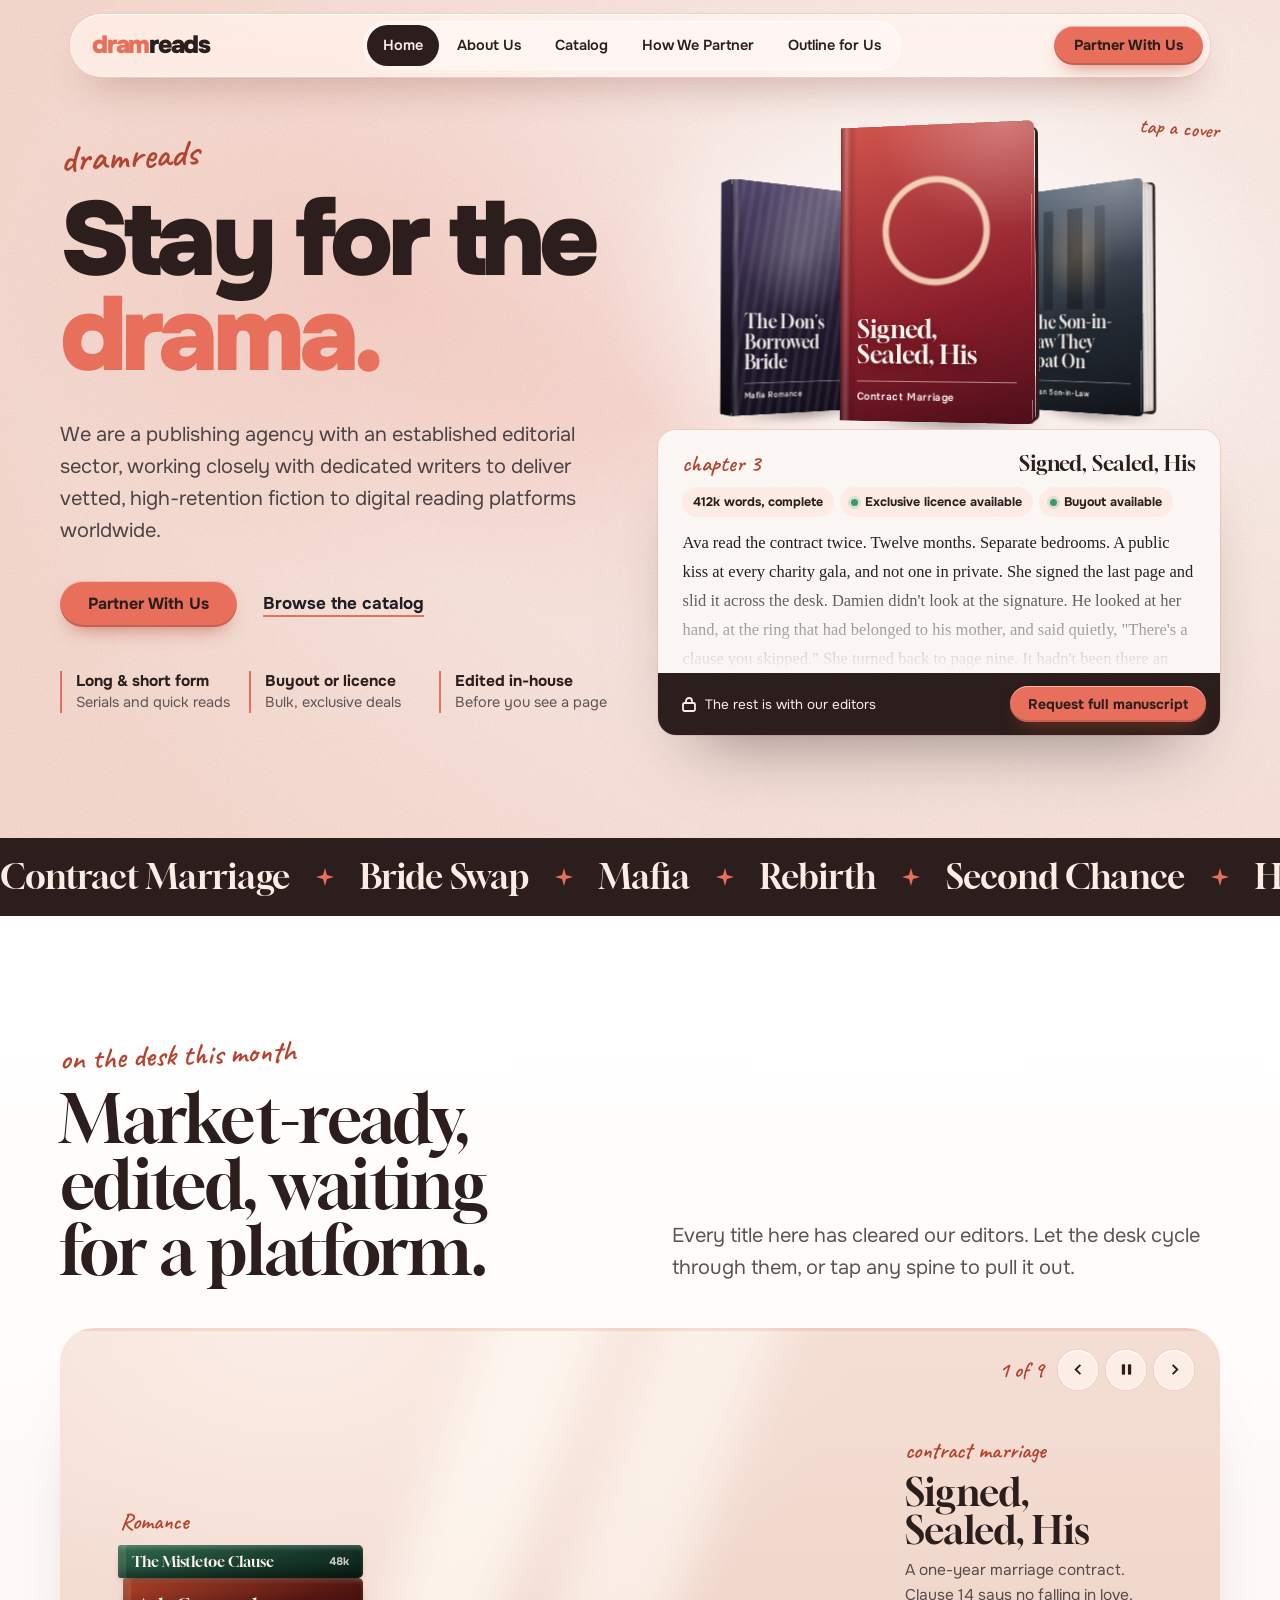
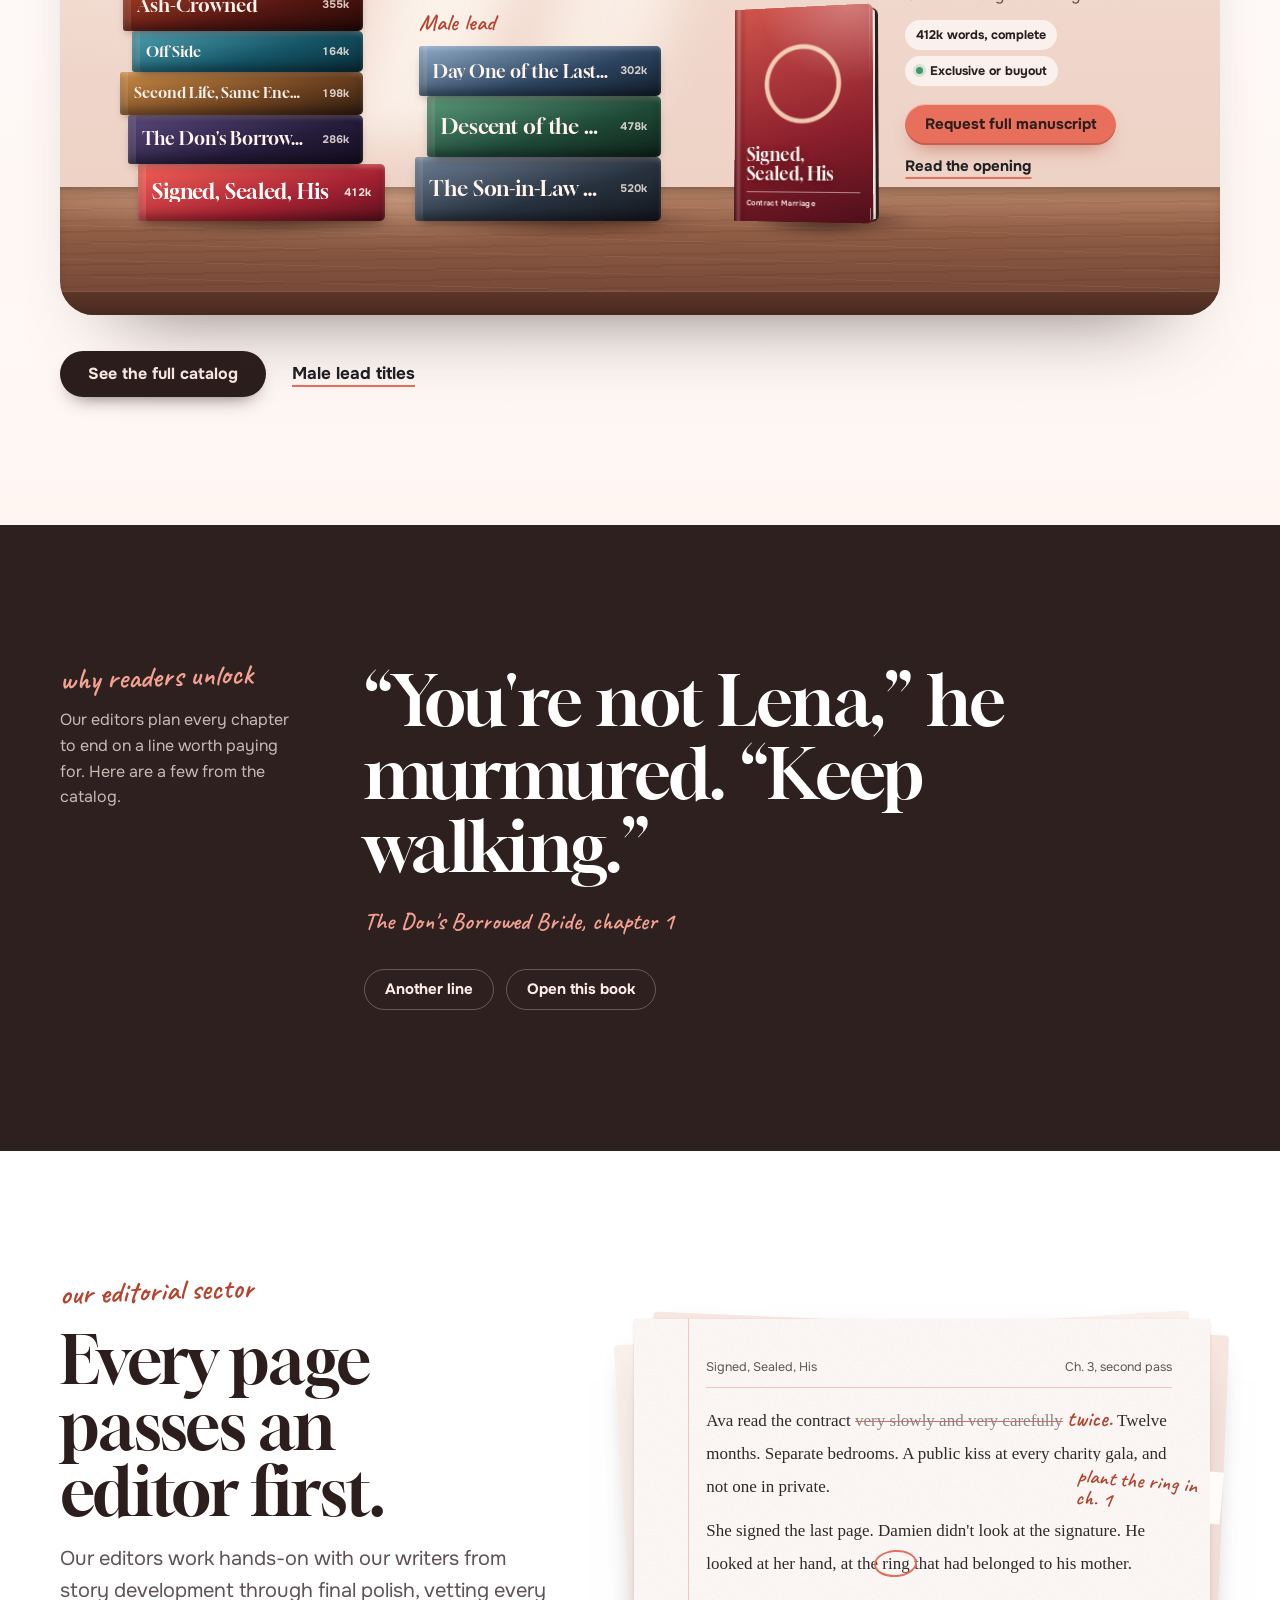
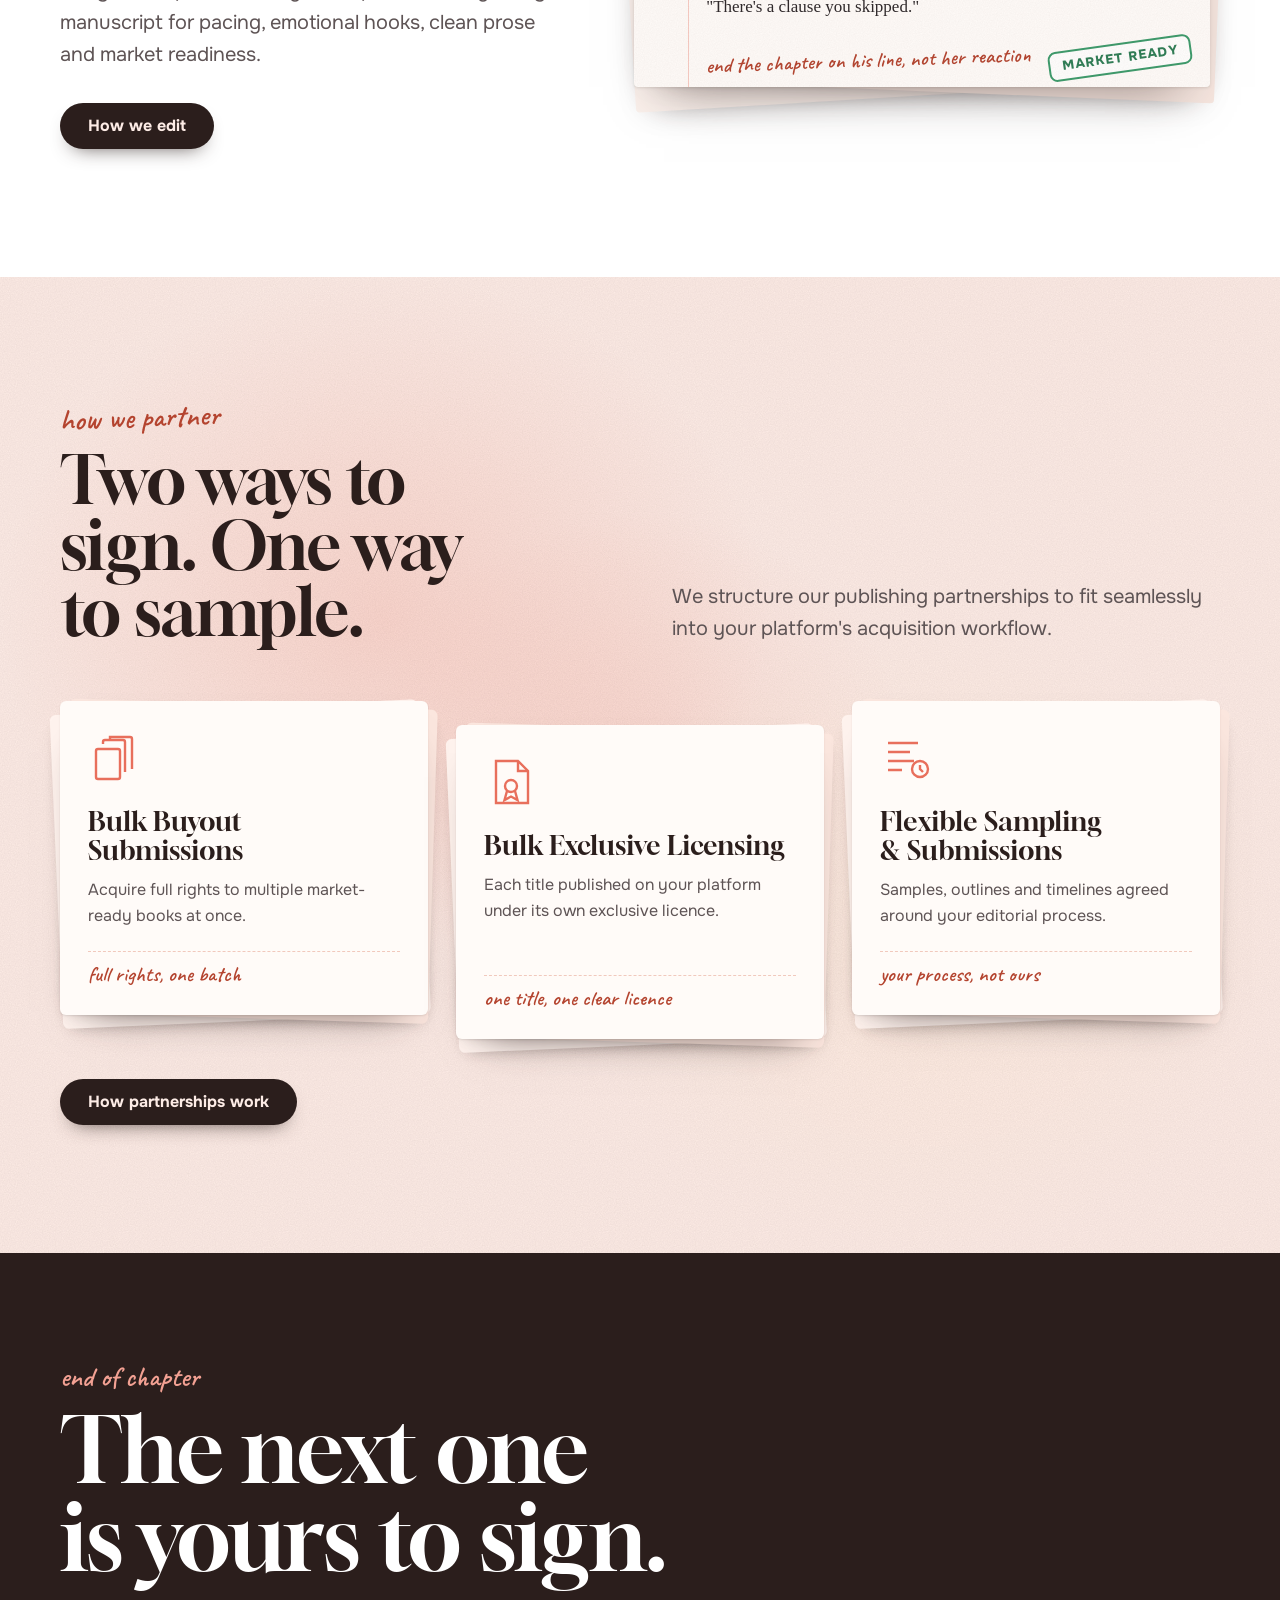
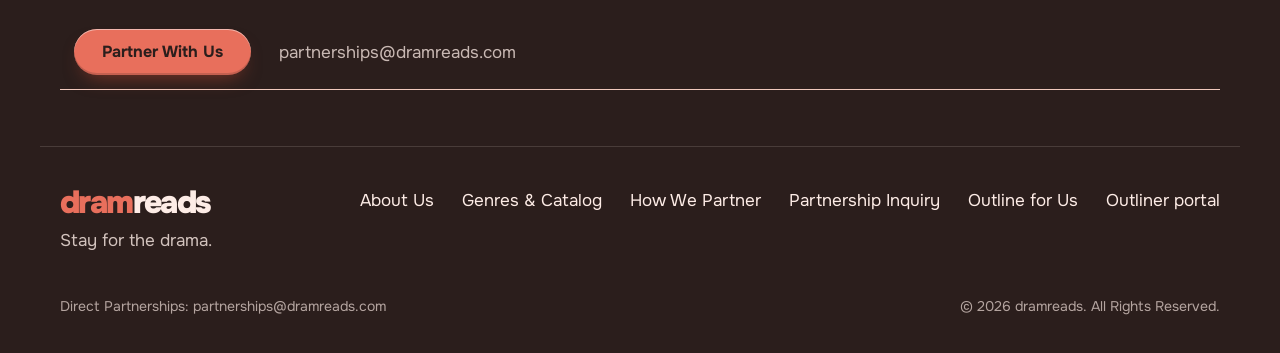
<file: index.html>
<!doctype html>
<html lang="en">
<head>
<meta charset="utf-8">
<meta name="viewport" content="width=device-width, initial-scale=1">
<title>dramreads | Stay for the drama</title>
<meta http-equiv="refresh" content="0; url=home.html">
<link rel="canonical" href="home.html">
</head>
<body style="background:#FDECE6;color:#2B1E1C;font:500 16px/1.5 system-ui,sans-serif;padding:40px 20px">
<p>Opening <a href="home.html" style="color:#B4442F;font-weight:700">dramreads</a>…</p>
<script>location.replace("home.html");</script>
</body>
</html>
</file>
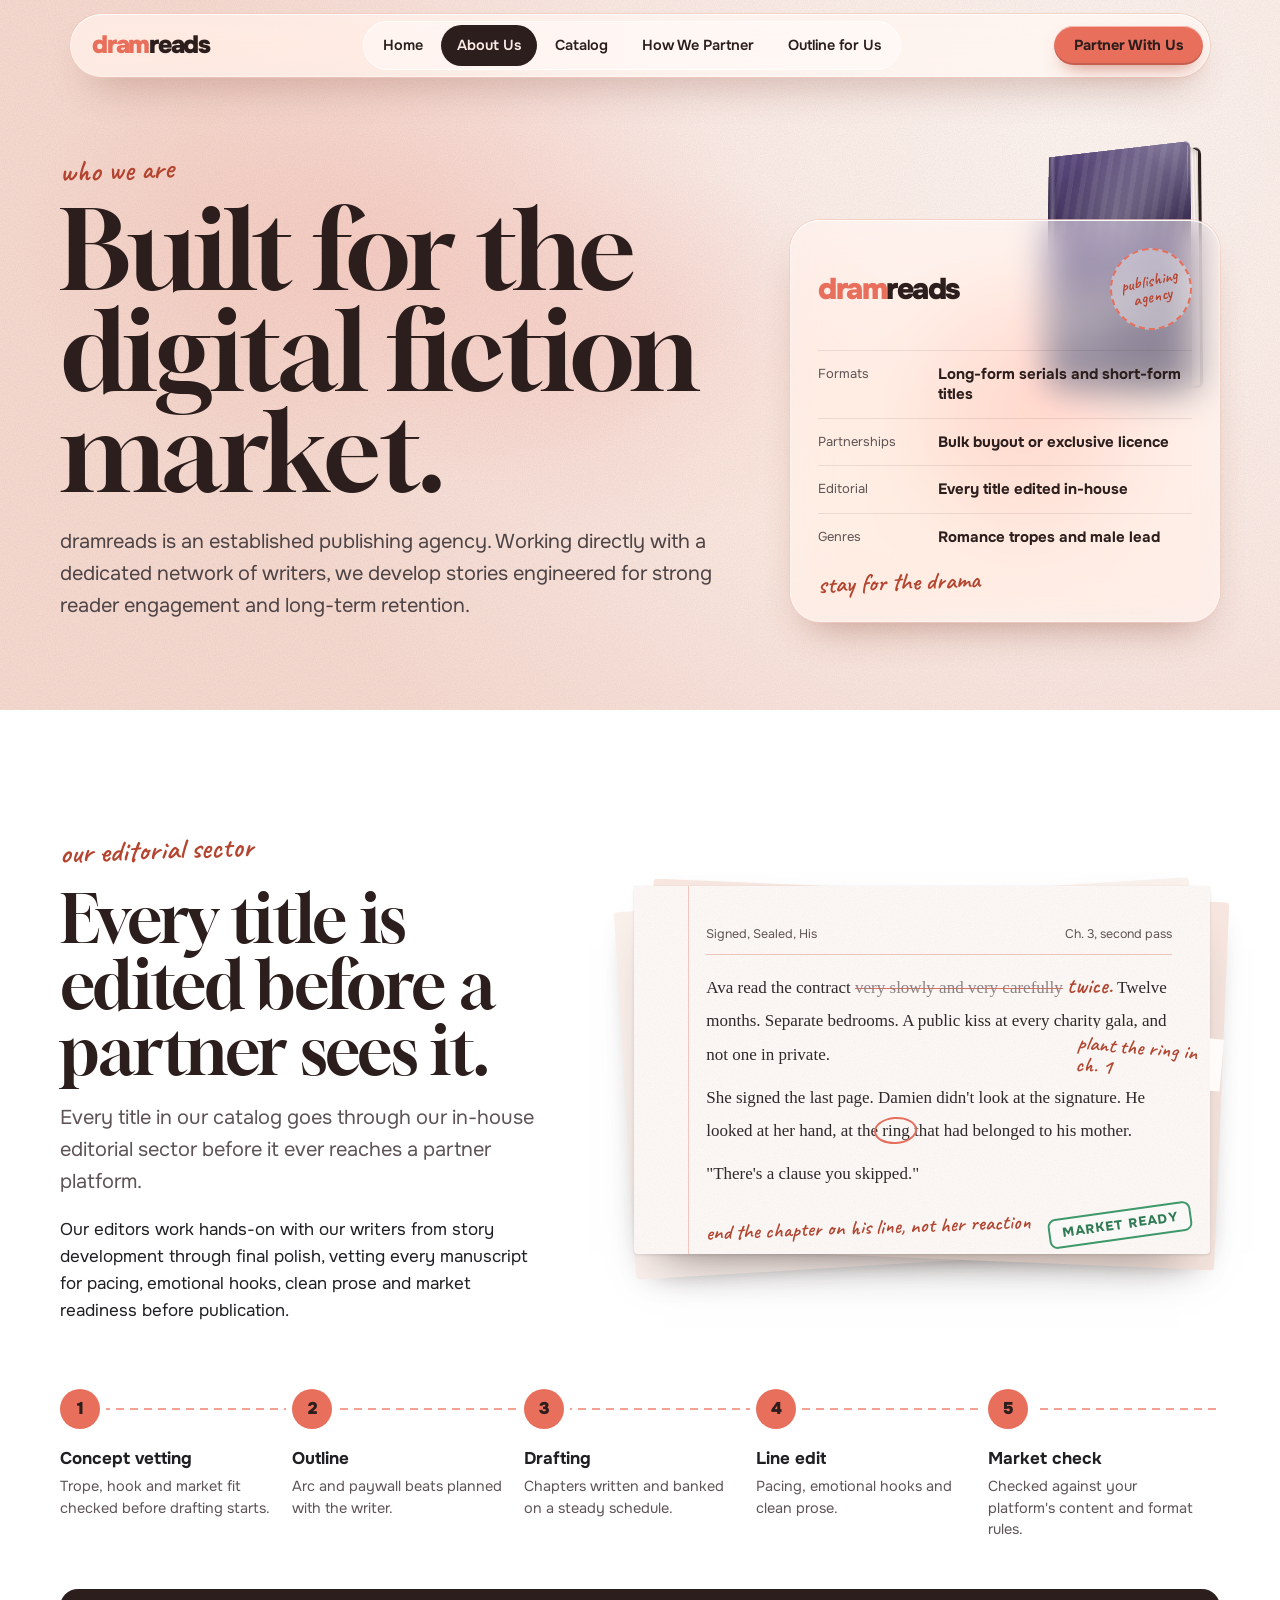
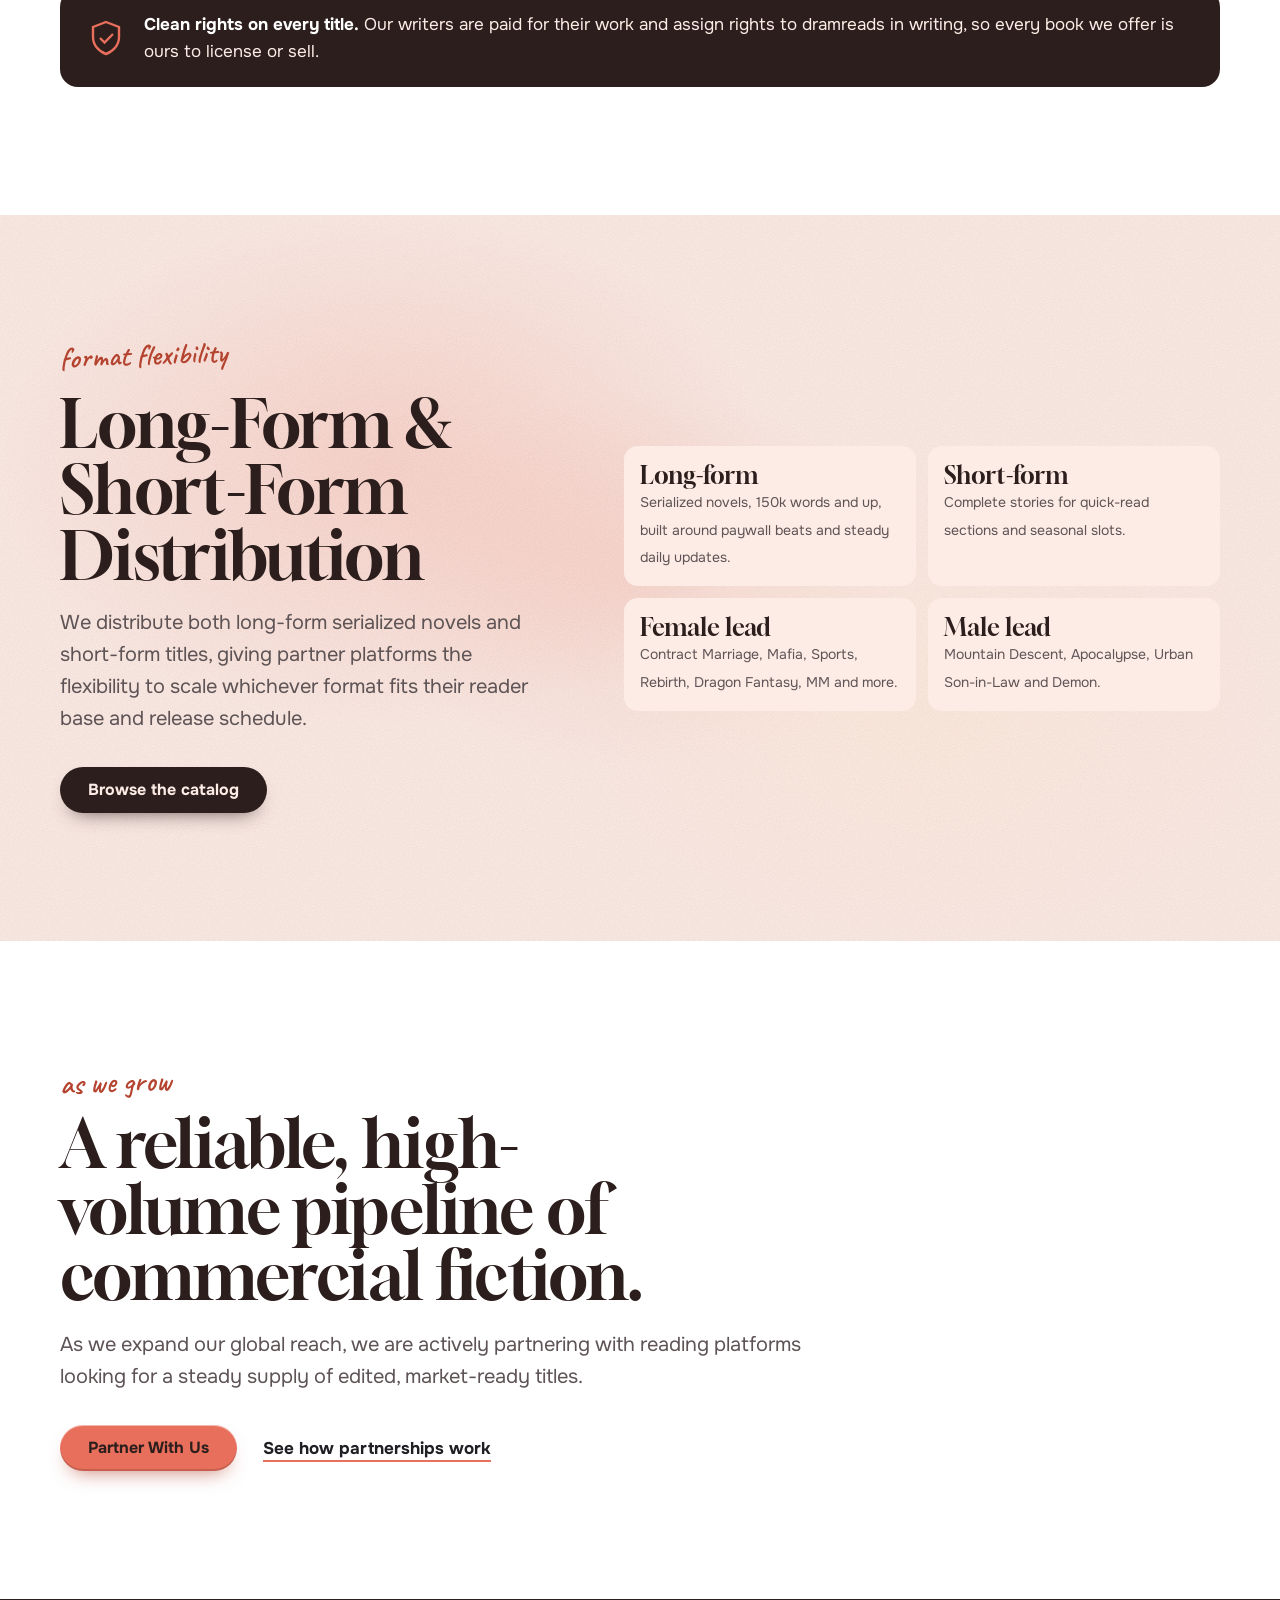
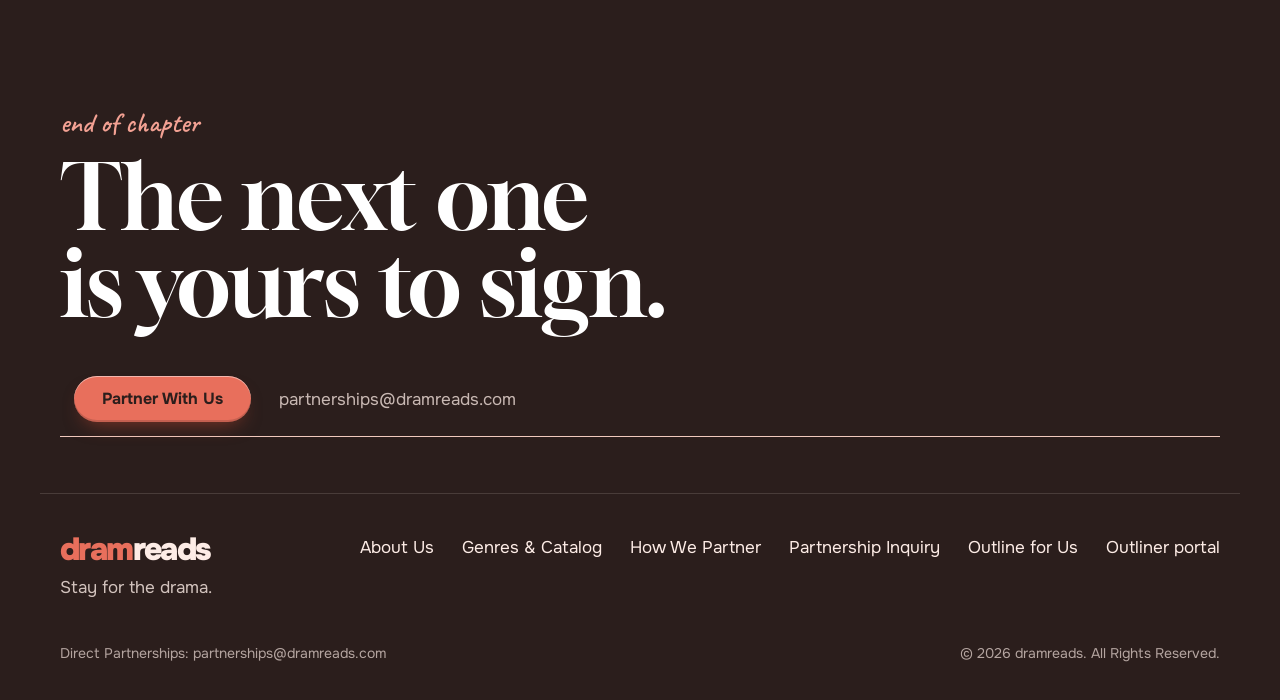
<file: about.html>
<!doctype html>
<html lang="en">
<head>
<meta charset="utf-8">
<meta name="viewport" content="width=device-width, initial-scale=1, viewport-fit=cover">
<title>About Us | dramreads</title>
<meta name="description" content="Who dramreads is, how our editorial sector works, and the formats we deliver to reading platforms.">
<link rel="preconnect" href="https://fonts.googleapis.com">
<link rel="preconnect" href="https://fonts.gstatic.com" crossorigin>
<link rel="stylesheet" href="https://fonts.googleapis.com/css2?family=Caveat:wght@600&family=Gloock&family=Onest:wght@400;500;600;700;800;900&display=swap">
<link rel="stylesheet" href="assets/site.css">
</head>
<body data-page="about">
<main>
  <section class="page-hero grain">
    <div class="wrap">
      <div>
        <span class="kicker">who we are</span>
        <h1>Built for the digital fiction market.</h1>
        <p class="lede">dramreads is an established publishing agency. Working directly with a dedicated network of writers, we develop stories engineered for strong reader engagement and long-term retention.</p>
      </div>
      <div class="aboutcard">
        <div class="ac-book" data-book="don" aria-hidden="true"></div>
        <div class="ac-glass" aria-label="dramreads at a glance">
          <div class="ac-top"><span class="logo">dram<i>reads</i></span><span class="ac-seal">publishing<br>agency</span></div>
          <dl class="ac-rows">
            <div><dt>Formats</dt><dd>Long-form serials and short-form titles</dd></div>
            <div><dt>Partnerships</dt><dd>Bulk buyout or exclusive licence</dd></div>
            <div><dt>Editorial</dt><dd>Every title edited in-house</dd></div>
            <div><dt>Genres</dt><dd>Romance tropes and male lead</dd></div>
          </dl>
          <p class="ac-sig">stay for the drama</p>
        </div>
      </div>
    </div>
  </section>

  <section>
    <div class="wrap duo">
      <div class="copy">
        <span class="kicker">our editorial sector</span>
        <h2>Every title is edited before a partner sees it.</h2>
        <p class="lede">Every title in our catalog goes through our in-house editorial sector before it ever reaches a partner platform.</p>
        <p>Our editors work hands-on with our writers from story development through final polish, vetting every manuscript for pacing, emotional hooks, clean prose and market readiness before publication.</p>
      </div>
      <div class="desk" aria-label="Example of an edited manuscript page">
        <div class="under u1"></div><div class="under u2"></div>
        <div class="sheet">
          <div class="meta"><span>Signed, Sealed, His</span><span>Ch. 3, second pass</span></div>
          <div class="ms">
            <p>Ava read the contract <del>very slowly and very carefully</del> <ins>twice.</ins> Twelve months. Separate bedrooms. A public kiss at every charity gala, and not one in private.</p>
            <p>She signed the last page. Damien didn't look at the signature. He looked at her hand, at the <span class="circle">ring</span> that had belonged to his mother.</p>
            <p>"There's a clause you skipped."</p>
          </div>
          <span class="note n1">plant the ring in ch. 1</span>
          <span class="note n2">end the chapter on his line, not her reaction</span>
          <span class="stamp">MARKET READY</span>
        </div>
      </div>
    </div>
    <div class="wrap">
      <ol class="steps" aria-label="Our editorial process">
        <li><b>Concept vetting</b><span>Trope, hook and market fit checked before drafting starts.</span></li>
        <li><b>Outline</b><span>Arc and paywall beats planned with the writer.</span></li>
        <li><b>Drafting</b><span>Chapters written and banked on a steady schedule.</span></li>
        <li><b>Line edit</b><span>Pacing, emotional hooks and clean prose.</span></li>
        <li><b>Market check</b><span>Checked against your platform's content and format rules.</span></li>
      </ol>
      <div class="rights">
        <svg viewBox="0 0 40 40" fill="none" stroke="currentColor" stroke-width="2.4" aria-hidden="true"><path d="M20 4l13 5v10c0 8-5.6 14.4-13 17-7.4-2.6-13-9-13-17V9z"/><path d="M14 20l4.5 4.5L27 16"/></svg>
        <p><b>Clean rights on every title.</b> Our writers are paid for their work and assign rights to dramreads in writing, so every book we offer is ours to license or sell.</p>
      </div>
    </div>
  </section>

  <section class="peach-band grain">
    <div class="wrap duo">
      <div class="copy">
        <span class="kicker">format flexibility</span>
        <h2>Long-Form &amp; Short-Form Distribution</h2>
        <p class="lede">We distribute both long-form serialized novels and short-form titles, giving partner platforms the flexibility to scale whichever format fits their reader base and release schedule.</p>
        <div class="cta"><a class="btn dark" href="catalog.html">Browse the catalog</a></div>
      </div>
      <div class="formats">
        <div><b>Long-form</b><span>Serialized novels, 150k words and up, built around paywall beats and steady daily updates.</span></div>
        <div><b>Short-form</b><span>Complete stories for quick-read sections and seasonal slots.</span></div>
        <div><b>Female lead</b><span>Contract Marriage, Mafia, Sports, Rebirth, Dragon Fantasy, MM and more.</span></div>
        <div><b>Male lead</b><span>Mountain Descent, Apocalypse, Urban Son-in-Law and Demon.</span></div>
      </div>
    </div>
  </section>

  <section>
    <div class="wrap">
      <span class="kicker">as we grow</span>
      <h2 style="max-width:18ch">A reliable, high-volume pipeline of commercial fiction.</h2>
      <p class="lede" style="margin-top:20px">As we expand our global reach, we are actively partnering with reading platforms looking for a steady supply of edited, market-ready titles.</p>
      <div class="foot-link" style="margin-top:32px;display:flex;flex-wrap:wrap;gap:14px 26px;align-items:center"><a class="btn" href="contact.html">Partner With Us</a><a class="link" href="partner.html">See how partnerships work</a></div>
    </div>
  </section>
</main>
<script src="assets/site.js"></script>
</body>
</html>
</file>
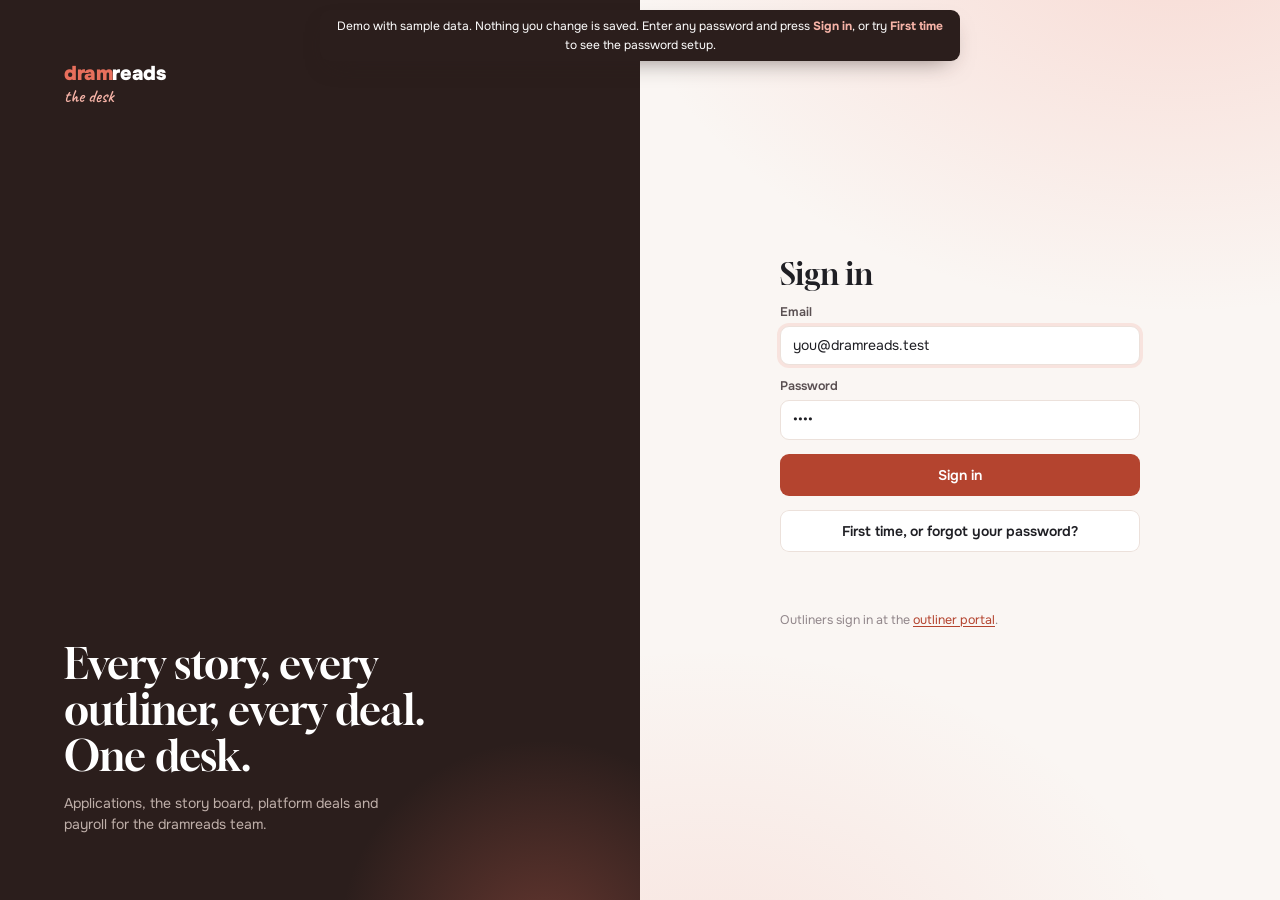
<file: admin-preview.html>
<!doctype html>
<html lang="en">
<head>
<meta charset="utf-8">
<meta name="viewport" content="width=device-width, initial-scale=1, viewport-fit=cover">
<meta name="robots" content="noindex, nofollow">
<meta name="theme-color" content="#2B1E1C">
<title>dramreads desk demo</title>
<link rel="preconnect" href="https://fonts.googleapis.com">
<link rel="preconnect" href="https://fonts.gstatic.com" crossorigin>
<link rel="stylesheet" href="https://fonts.googleapis.com/css2?family=Caveat:wght@600&family=Gloock&family=Onest:wght@400;500;600;700;800;900&display=swap">
<link rel="stylesheet" href="assets/desk/desk.css">
</head>
<body class="dk">
<div id="root"></div>
<script type="module">
// The real desk running on sample data (assets/desk/mock.js). Nothing is saved.
import { install } from "./assets/desk/mock.js";
install("admin");
await import("./assets/desk/app.js");
const email = document.querySelector("#lEmail");
if (email) { email.value = "you@dramreads.test"; document.querySelector("#lPass").value = "demo"; }
</script>
</body>
</html>
</file>
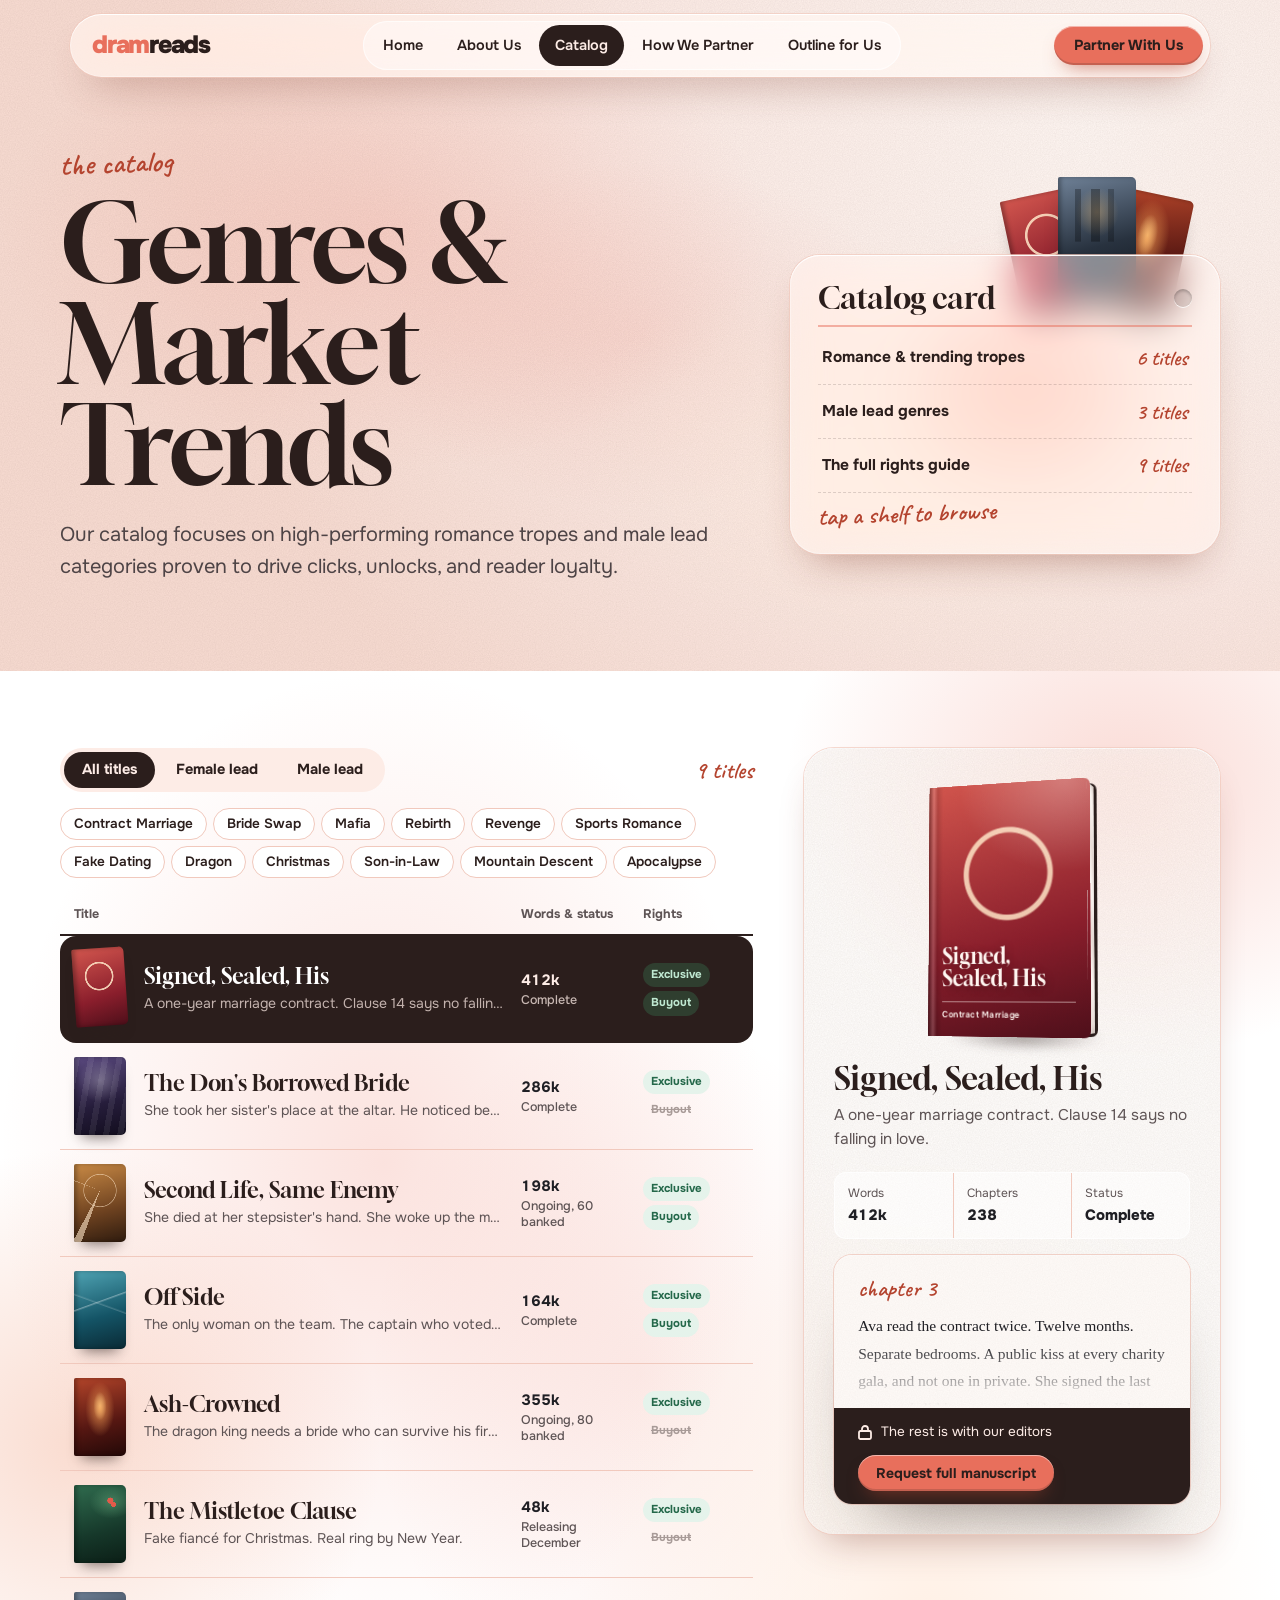
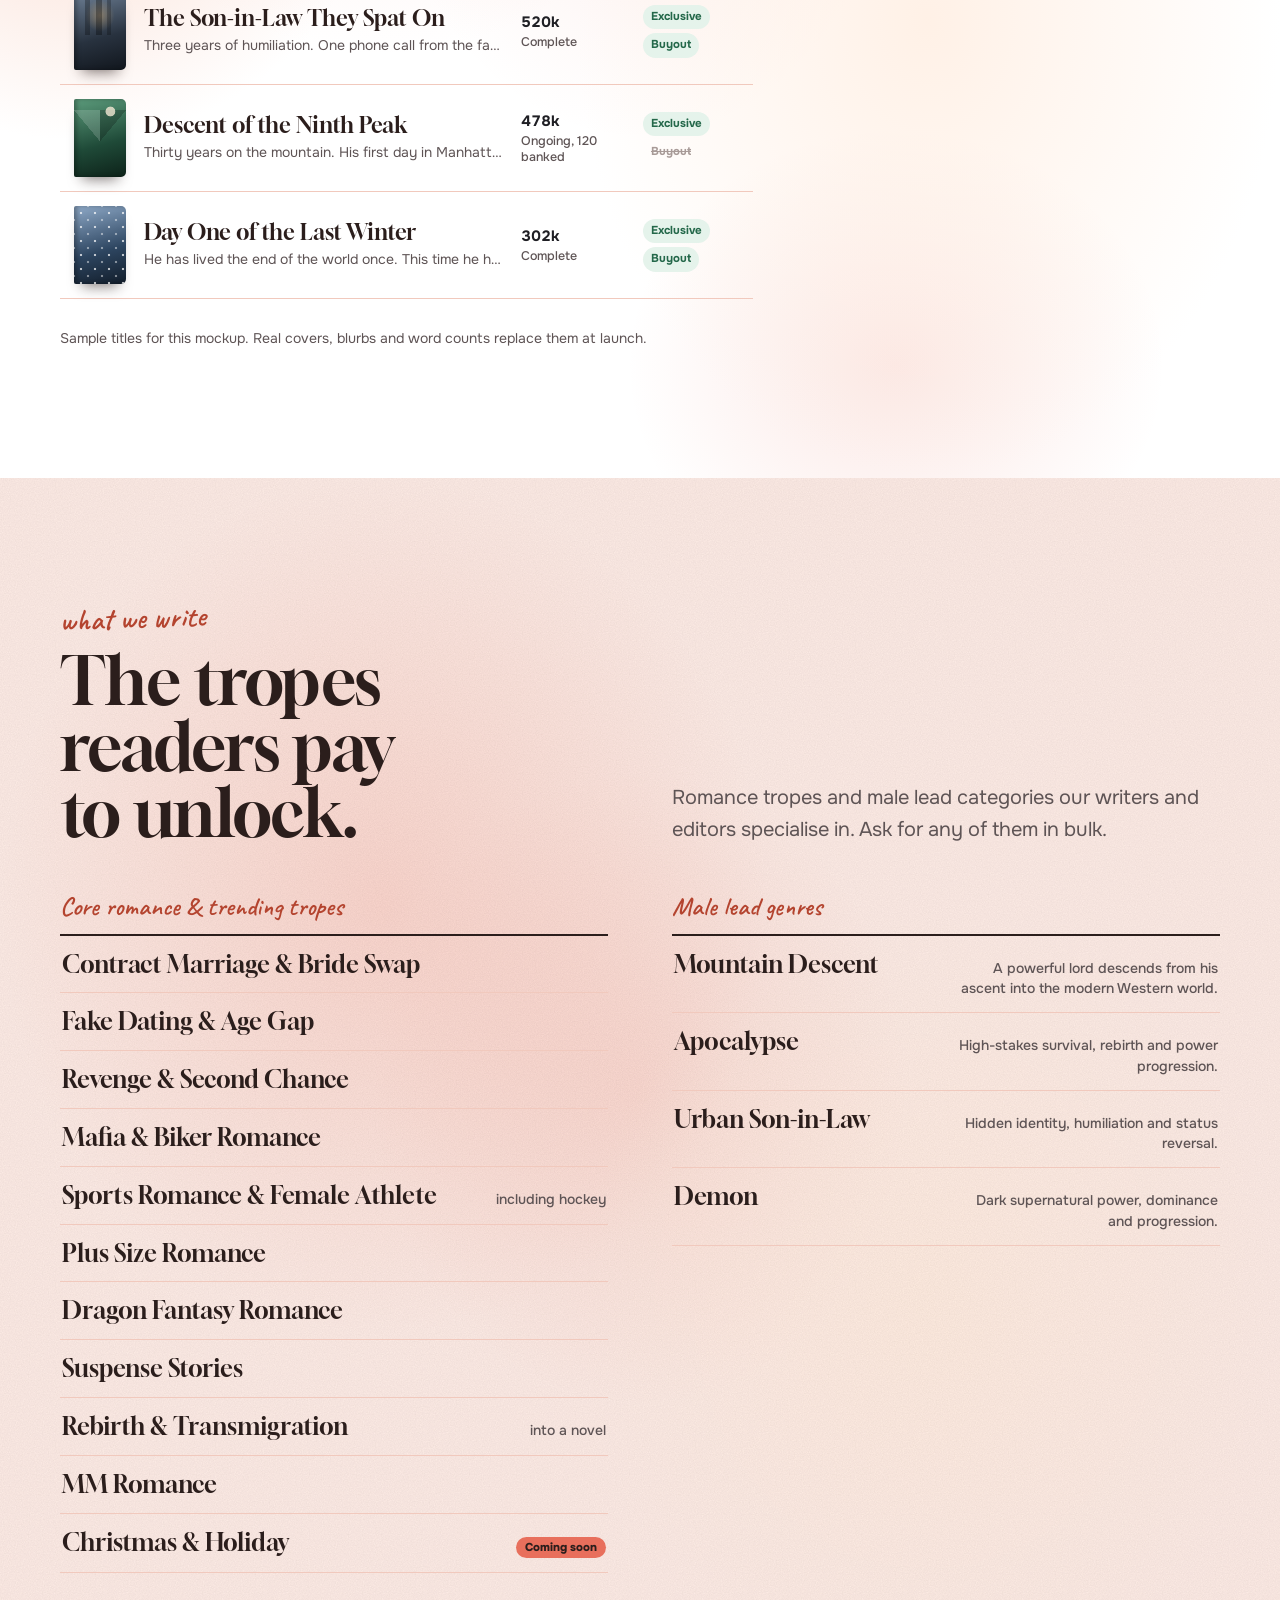
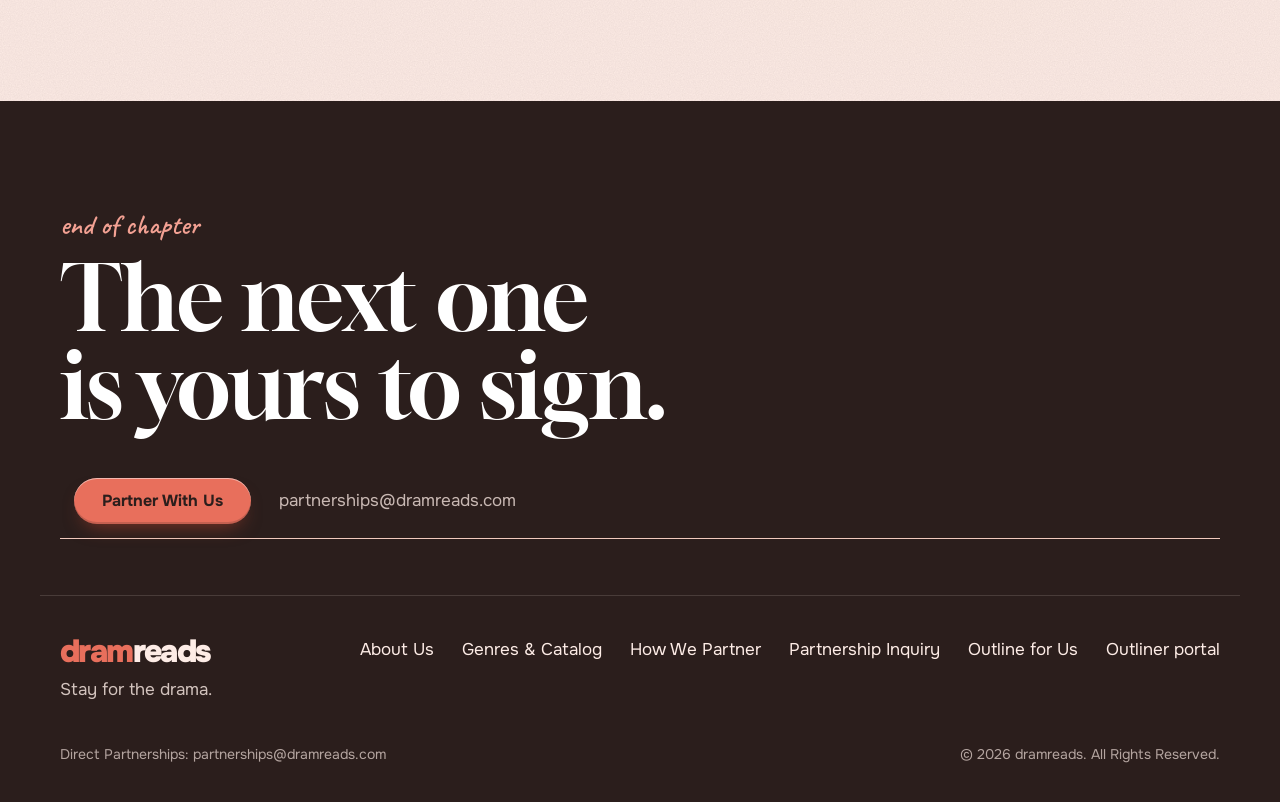
<file: catalog.html>
<!doctype html>
<html lang="en">
<head>
<meta charset="utf-8">
<meta name="viewport" content="width=device-width, initial-scale=1, viewport-fit=cover">
<title>Genres &amp; Catalog | dramreads</title>
<meta name="description" content="The dramreads rights guide: every title with word count, status, rights availability and its opening chapter.">
<link rel="preconnect" href="https://fonts.googleapis.com">
<link rel="preconnect" href="https://fonts.gstatic.com" crossorigin>
<link rel="stylesheet" href="https://fonts.googleapis.com/css2?family=Caveat:wght@600&family=Gloock&family=Onest:wght@400;500;600;700;800;900&display=swap">
<link rel="stylesheet" href="assets/site.css">
</head>
<body data-page="catalog">
<main>
  <section class="page-hero grain cat-hero">
    <div class="wrap">
      <div>
        <span class="kicker">the catalog</span>
        <h1>Genres &amp; Market Trends</h1>
        <p class="lede">Our catalog focuses on high-performing romance tropes and male lead categories proven to drive clicks, unlocks, and reader loyalty.</p>
      </div>
      <div class="aboutcard indexcard">
        <div class="ic-fan" aria-hidden="true"><span class="thumb" data-thumb="signed"></span><span class="thumb" data-thumb="spat"></span><span class="thumb" data-thumb="ash"></span></div>
        <div class="ac-glass">
          <div class="ac-top"><span class="tc-title">Catalog card</span><span class="ic-hole" aria-hidden="true"></span></div>
          <ul class="ic-rows">
            <li><button type="button" data-jump="f"><span>Romance &amp; trending tropes</span><b data-count="f"></b></button></li>
            <li><button type="button" data-jump="m"><span>Male lead genres</span><b data-count="m"></b></button></li>
            <li><button type="button" data-jump="all"><span>The full rights guide</span><b data-count="all"></b></button></li>
          </ul>
          <p class="ac-sig">tap a shelf to browse</p>
        </div>
      </div>
    </div>
  </section>

  <section class="cat-sec" style="padding-top:clamp(48px,6vw,80px)">
    <div class="wrap cat" id="cat">
      <div>
        <div class="filterbar">
        <div class="filters">
          <div class="seg" role="group" aria-label="Lead">
            <button type="button" data-lead="all" aria-pressed="true">All titles</button>
            <button type="button" data-lead="f" aria-pressed="false">Female lead</button>
            <button type="button" data-lead="m" aria-pressed="false">Male lead</button>
          </div>
          <span class="count" id="count" aria-live="polite"></span>
        </div>
        <div class="tropes" id="tropes" role="group" aria-label="Filter by trope"></div>
        </div>
        <div class="index-head" aria-hidden="true"><span>Title</span><span>Words &amp; status</span><span>Rights</span></div>
        <ol class="index" id="index"></ol>
        <p class="sample-note">Sample titles for this mockup. Real covers, blurbs and word counts replace them at launch.</p>
      </div>
      <aside class="preview" id="preview" aria-live="polite" aria-label="Selected title"></aside>
    </div>
  </section>

  <section class="peach-band grain">
    <div class="wrap">
      <div class="split-head">
        <div><span class="kicker">what we write</span><h2>The tropes readers pay to unlock.</h2></div>
        <p class="lede">Romance tropes and male lead categories our writers and editors specialise in. Ask for any of them in bulk.</p>
      </div>
      <div class="write">
        <div>
          <h3>Core romance &amp; trending tropes</h3>
          <ul class="toc">
            <li>Contract Marriage &amp; Bride Swap</li>
            <li>Fake Dating &amp; Age Gap</li>
            <li>Revenge &amp; Second Chance</li>
            <li>Mafia &amp; Biker Romance</li>
            <li>Sports Romance &amp; Female Athlete <small>including hockey</small></li>
            <li>Plus Size Romance</li>
            <li>Dragon Fantasy Romance</li>
            <li>Suspense Stories</li>
            <li>Rebirth &amp; Transmigration <small>into a novel</small></li>
            <li>MM Romance</li>
            <li>Christmas &amp; Holiday <em>Coming soon</em></li>
          </ul>
        </div>
        <div>
          <h3>Male lead genres</h3>
          <ul class="toc">
            <li>Mountain Descent <small>A powerful lord descends from his ascent into the modern Western world.</small></li>
            <li>Apocalypse <small>High-stakes survival, rebirth and power progression.</small></li>
            <li>Urban Son-in-Law <small>Hidden identity, humiliation and status reversal.</small></li>
            <li>Demon <small>Dark supernatural power, dominance and progression.</small></li>
          </ul>
        </div>
      </div>
    </div>
  </section>
</main>
<script src="assets/site.js"></script>
</body>
</html>
</file>
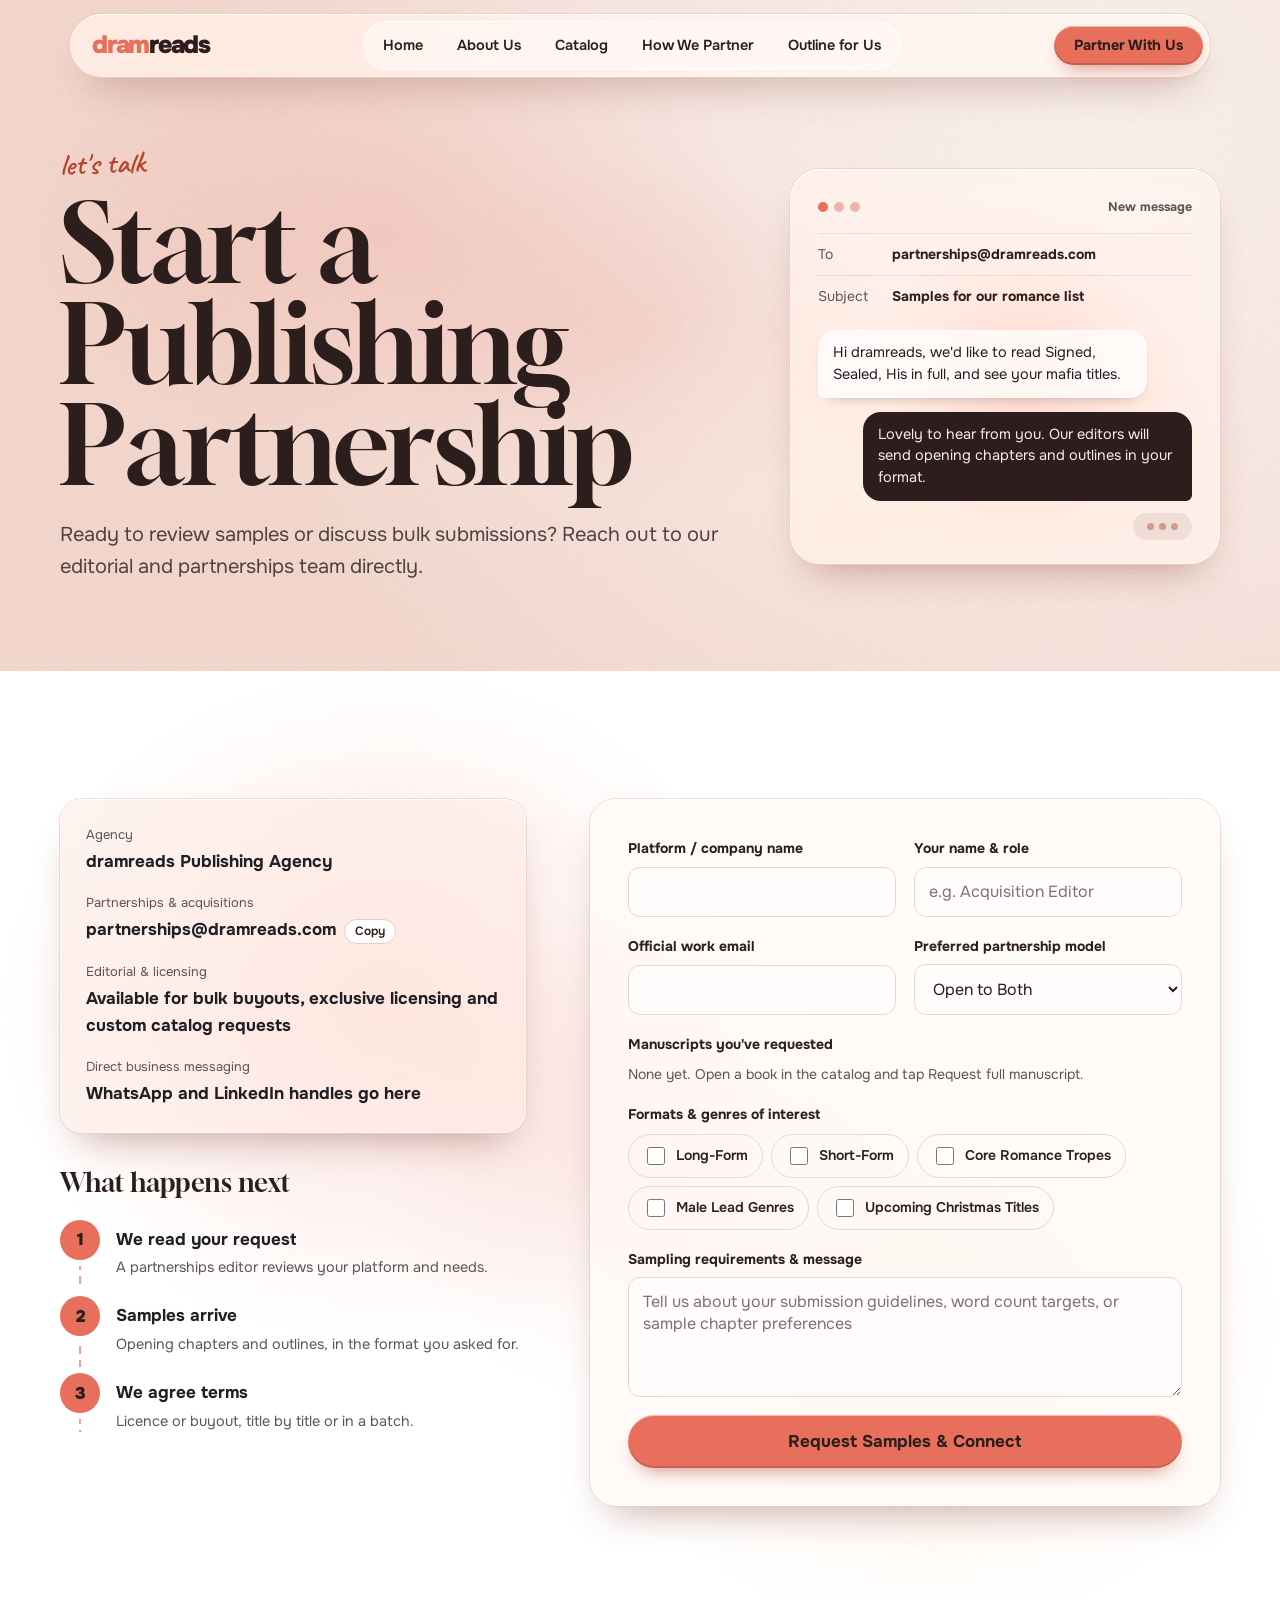
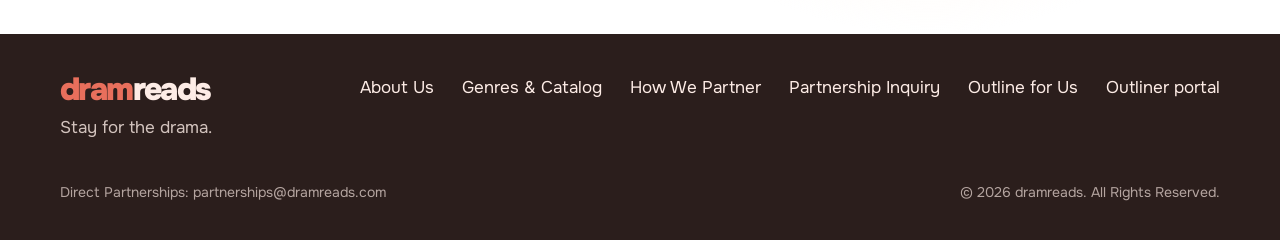
<file: contact.html>
<!doctype html>
<html lang="en">
<head>
<meta charset="utf-8">
<meta name="viewport" content="width=device-width, initial-scale=1, viewport-fit=cover">
<title>Partner With Us | dramreads</title>
<meta name="description" content="Request samples or discuss bulk submissions with the dramreads partnerships team.">
<link rel="preconnect" href="https://fonts.googleapis.com">
<link rel="preconnect" href="https://fonts.gstatic.com" crossorigin>
<link rel="stylesheet" href="https://fonts.googleapis.com/css2?family=Caveat:wght@600&family=Gloock&family=Onest:wght@400;500;600;700;800;900&display=swap">
<link rel="stylesheet" href="assets/site.css">
</head>
<body data-page="contact">
<main>
  <section class="page-hero grain contact-hero">
    <div class="wrap">
      <div>
        <span class="kicker">let's talk</span>
        <h1>Start a Publishing Partnership</h1>
        <p class="lede">Ready to review samples or discuss bulk submissions? Reach out to our editorial and partnerships team directly.</p>
      </div>
      <div class="aboutcard mailcard" aria-hidden="true">
        <div class="ac-glass">
          <div class="mc-head"><i></i><i></i><i></i><small>New message</small></div>
          <dl class="mc-meta"><div><dt>To</dt><dd>partnerships@dramreads.com</dd></div><div><dt>Subject</dt><dd>Samples for our romance list</dd></div></dl>
          <p class="mc-bubble me">Hi dramreads, we'd like to read Signed, Sealed, His in full, and see your mafia titles.</p>
          <p class="mc-bubble them">Lovely to hear from you. Our editors will send opening chapters and outlines in your format.</p>
          <p class="mc-typing"><i></i><i></i><i></i></p>
        </div>
      </div>
    </div>
  </section>

  <section class="contact" id="inquiry">
    <div class="wrap">
      <div>
        <div class="details">
          <dl>
            <div><dt>Agency</dt><dd>dramreads Publishing Agency</dd></div>
            <div><dt>Partnerships &amp; acquisitions</dt><dd><span id="mail">partnerships@dramreads.com</span><button class="copy-btn" type="button" id="copyMail">Copy</button></dd></div>
            <div><dt>Editorial &amp; licensing</dt><dd>Available for bulk buyouts, exclusive licensing and custom catalog requests</dd></div>
            <div><dt>Direct business messaging</dt><dd>WhatsApp and LinkedIn handles go here</dd></div>
          </dl>
        </div>
        <div class="next">
          <h3>What happens next</h3>
          <ol class="steps" aria-label="After you send the form">
            <li><b>We read your request</b><span>A partnerships editor reviews your platform and needs.</span></li>
            <li><b>Samples arrive</b><span>Opening chapters and outlines, in the format you asked for.</span></li>
            <li><b>We agree terms</b><span>Licence or buyout, title by title or in a batch.</span></li>
          </ol>
        </div>
      </div>
      <form id="form" novalidate>
        <div class="f"><label for="company">Platform / company name</label><input id="company" required autocomplete="organization"></div>
        <div class="f"><label for="role">Your name &amp; role</label><input id="role" required placeholder="e.g. Acquisition Editor"></div>
        <div class="f"><label for="email">Official work email</label><input id="email" type="email" inputmode="email" required autocomplete="email"></div>
        <div class="f"><label for="model">Preferred partnership model</label>
          <select id="model"><option>Bulk Buyout Submissions</option><option>Bulk Exclusive Licensing</option><option selected>Open to Both</option></select></div>
        <div class="f full"><span id="pickedLabel" style="font-size:14px;font-weight:700;color:var(--deep)">Manuscripts you've requested</span><div class="picked" id="picked" aria-labelledby="pickedLabel"></div><input type="hidden" id="titles"></div>
        <fieldset class="f full"><legend>Formats &amp; genres of interest</legend>
          <div class="checks">
            <label><input type="checkbox" id="c1">Long-Form</label>
            <label><input type="checkbox" id="c2">Short-Form</label>
            <label><input type="checkbox" id="c3">Core Romance Tropes</label>
            <label><input type="checkbox" id="c4">Male Lead Genres</label>
            <label><input type="checkbox" id="c5">Upcoming Christmas Titles</label>
          </div>
        </fieldset>
        <div class="f full"><label for="msg">Sampling requirements &amp; message</label><textarea id="msg" placeholder="Tell us about your submission guidelines, word count targets, or sample chapter preferences"></textarea></div>
        <div class="f full submit"><button class="btn" type="submit">Request Samples &amp; Connect</button></div>
        <p class="sent" id="sent" role="status" hidden></p>
      </form>
    </div>
  </section>
</main>
<script src="assets/site.js"></script>
</body>
</html>
</file>
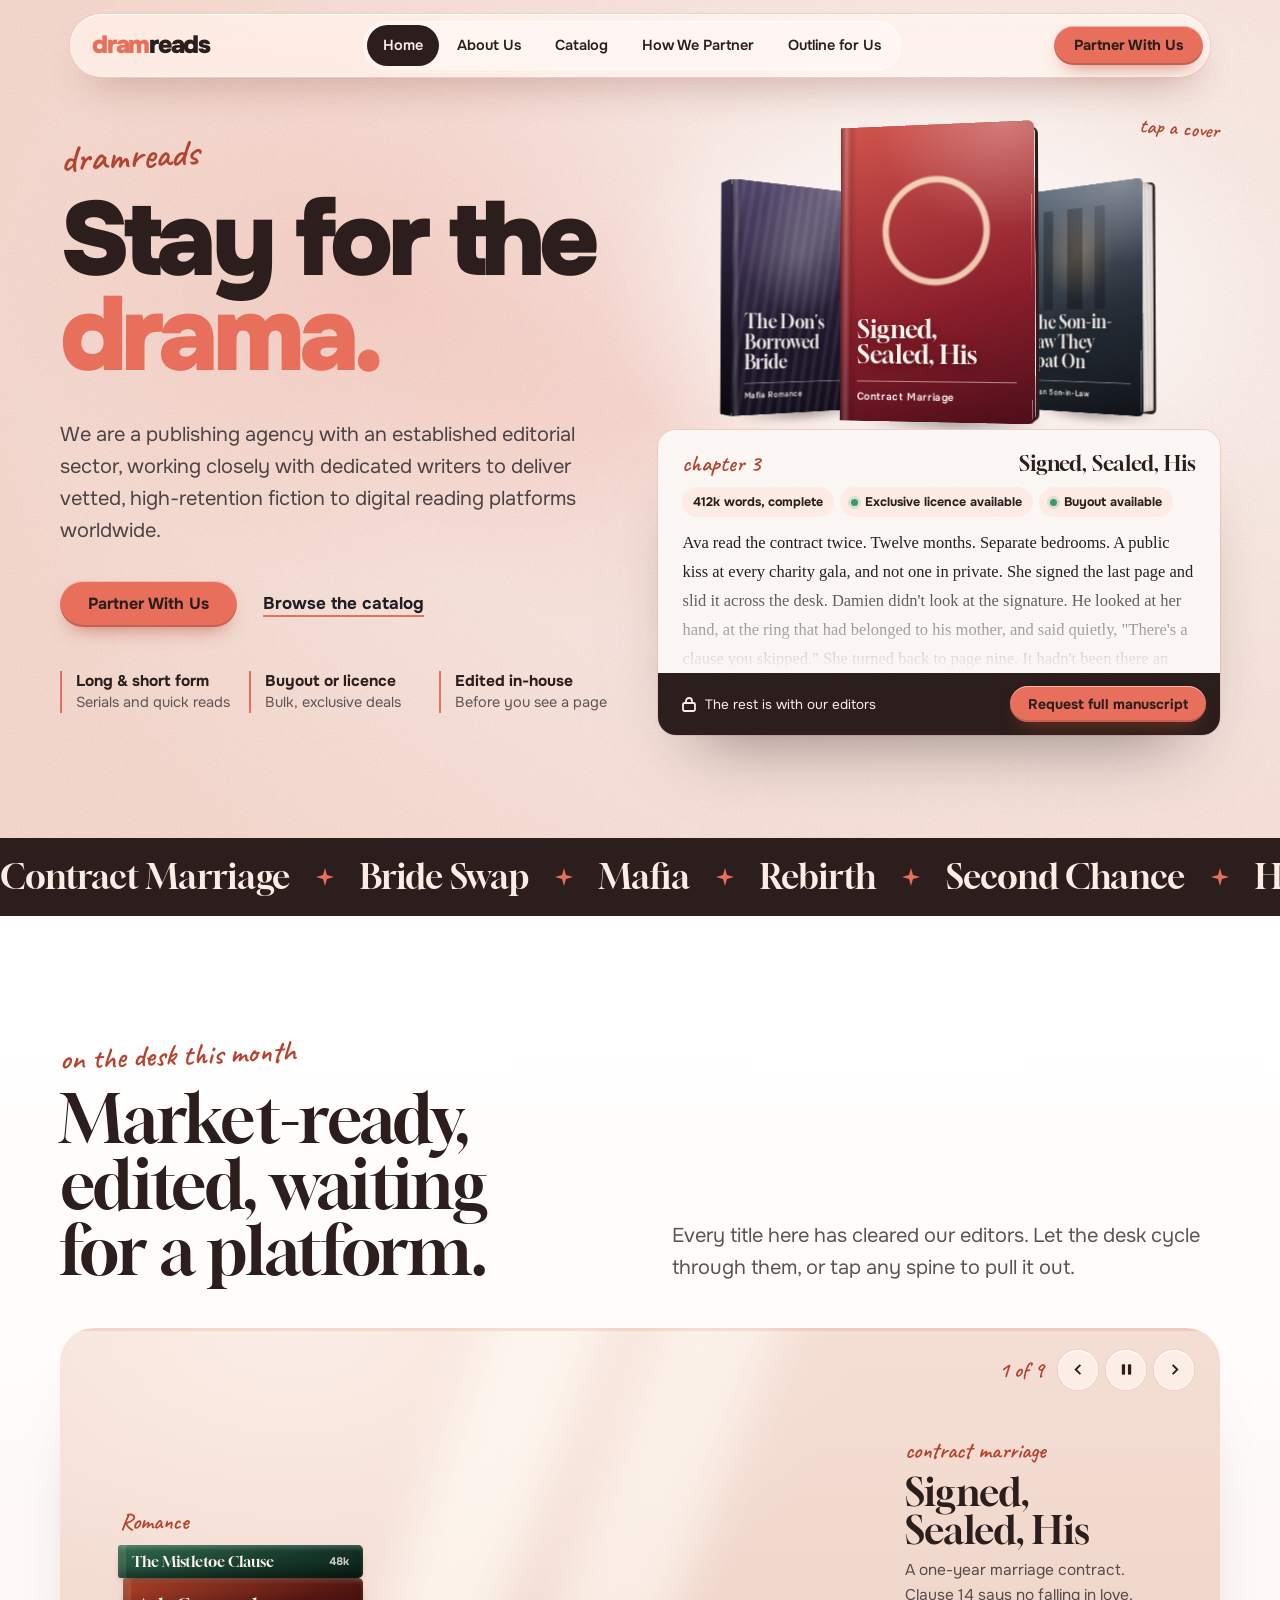
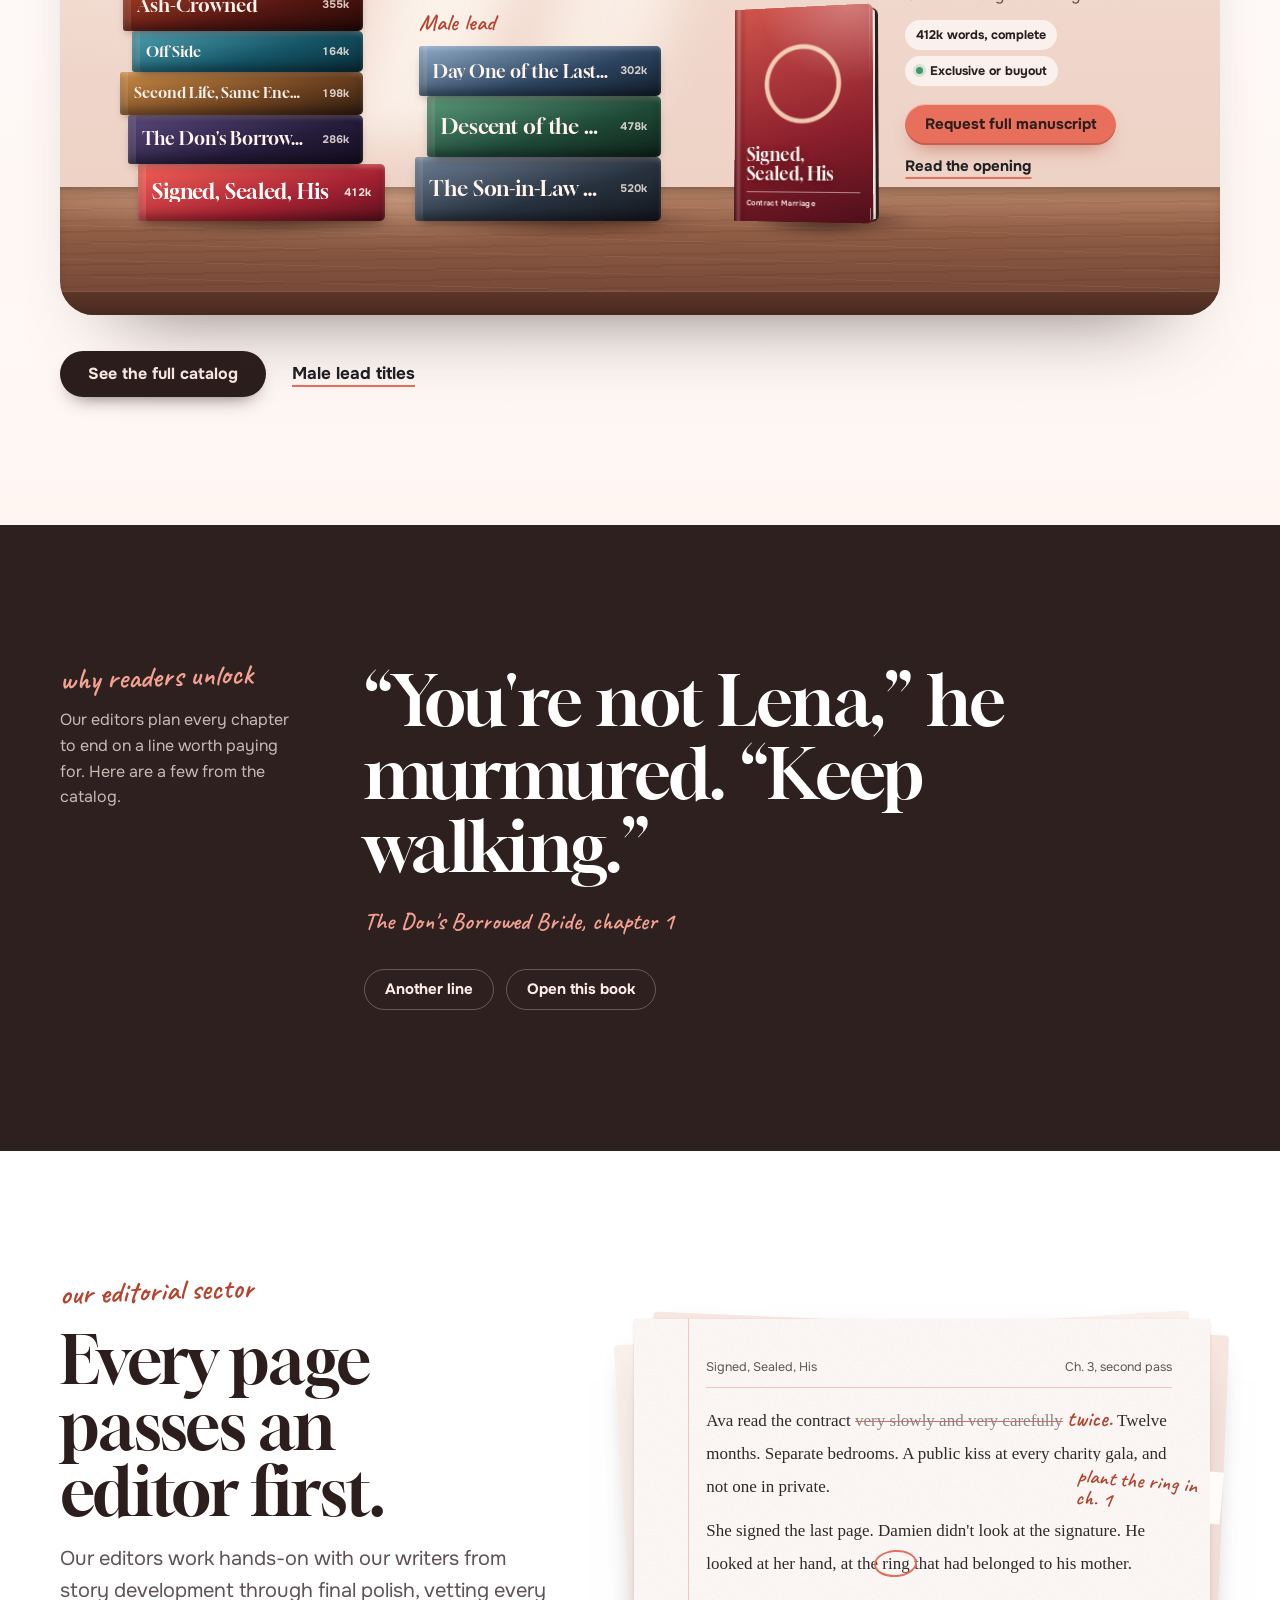
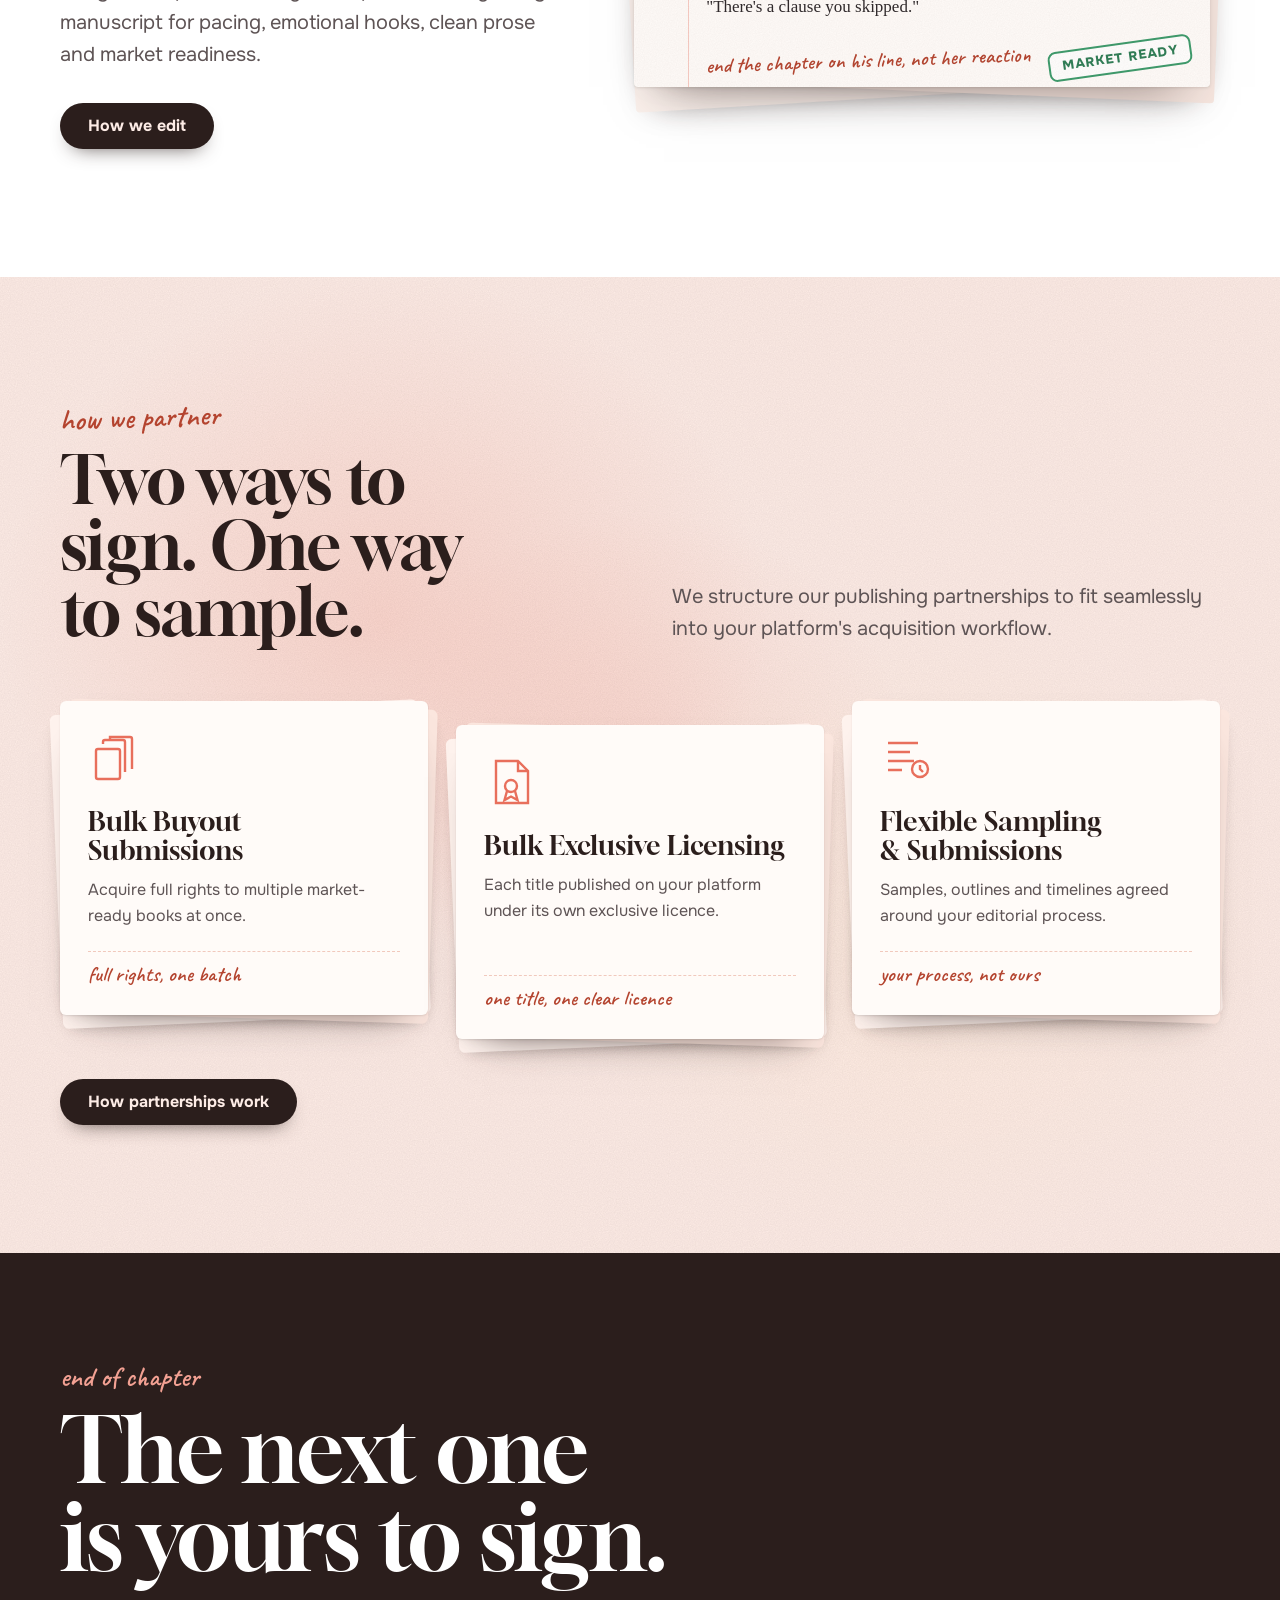
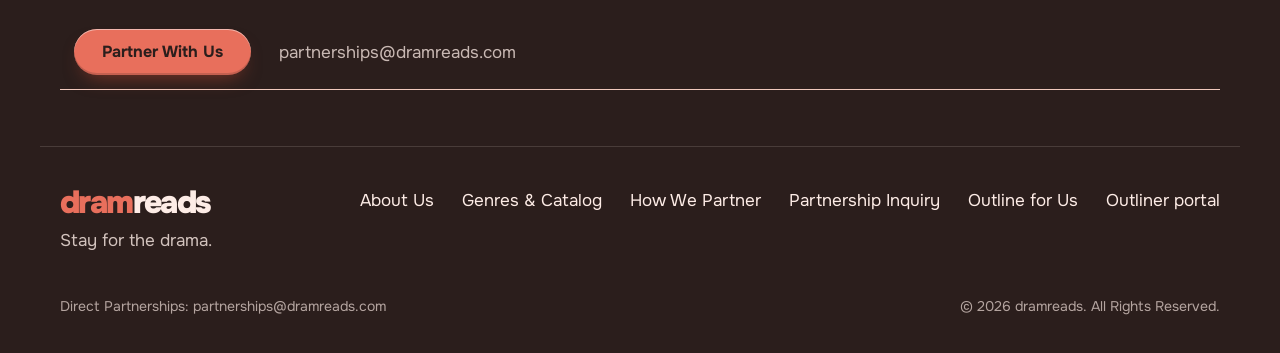
<file: home.html>
<!doctype html>
<html lang="en">
<head>
<meta charset="utf-8">
<meta name="viewport" content="width=device-width, initial-scale=1, viewport-fit=cover">
<title>dramreads | Stay for the drama</title>
<meta name="description" content="dramreads is a fiction publishing agency supplying vetted, edited webnovels to reading platforms under exclusive licence or bulk buyout.">
<link rel="preconnect" href="https://fonts.googleapis.com">
<link rel="preconnect" href="https://fonts.gstatic.com" crossorigin>
<link rel="stylesheet" href="https://fonts.googleapis.com/css2?family=Caveat:wght@600&family=Gloock&family=Onest:wght@400;500;600;700;800;900&display=swap">
<link rel="stylesheet" href="assets/site.css">
</head>
<body data-page="home">
<main>
  <section class="hero grain">
    <div class="wrap">
      <div class="hero-copy">
        <h1><span class="brand">dramreads</span>Stay for the <span class="fade">drama.</span></h1>
        <p class="lede">We are a publishing agency with an established editorial sector, working closely with dedicated writers to deliver vetted, high-retention fiction to digital reading platforms worldwide.</p>
        <div class="actions">
          <a class="btn" href="contact.html">Partner With Us</a>
          <a class="link" href="catalog.html">Browse the catalog</a>
        </div>
        <ul class="proof">
          <li><b>Long &amp; short form</b>Serials and quick reads</li>
          <li><b>Buyout or licence</b>Bulk, exclusive deals</li>
          <li><b>Edited in-house</b>Before you see a page</li>
        </ul>
      </div>
      <div class="stage" aria-label="Sample titles. Pick a book to read its opening.">
        <span class="hint" aria-hidden="true">tap a cover</span>
        <div class="fan" id="fan"></div>
        <div class="locked" id="heroLock" aria-live="polite"></div>
      </div>
    </div>
  </section>

  <div class="ticker" aria-hidden="true"><div class="track" id="ticker"></div></div>

  <section class="featured">
    <div class="wrap">
      <div class="split-head">
        <div><span class="kicker">on the desk this month</span><h2>Market-ready, edited, waiting for a platform.</h2></div>
        <p class="lede">Every title here has cleared our editors. Let the desk cycle through them, or tap any spine to pull it out.</p>
      </div>
      <div class="deskshow" id="deskshow" aria-roledescription="carousel" aria-label="Titles on the desk">
        <div class="ds-bar" aria-hidden="true"><i></i></div>
        <div class="ds-ctrl">
          <span class="n" id="dsCount" aria-live="off"></span>
          <button type="button" id="dsPrev" aria-label="Previous title"><svg viewBox="0 0 16 16" fill="none" stroke="currentColor" stroke-width="2" aria-hidden="true"><path d="M10 3L5 8l5 5"/></svg></button>
          <div class="ds-dots" id="dsDots" role="group" aria-label="Choose a title"></div>
          <button type="button" id="dsPlay" aria-label="Pause"></button>
          <button type="button" id="dsNext" aria-label="Next title"><svg viewBox="0 0 16 16" fill="none" stroke="currentColor" stroke-width="2" aria-hidden="true"><path d="M6 3l5 5-5 5"/></svg></button>
        </div>
        <div class="tabletop" aria-hidden="true"></div>
        <div class="piles" id="dsPiles"></div>
        <div class="ov" id="dsOv"></div>
      </div>
      <div class="foot-link"><a class="btn dark" href="catalog.html">See the full catalog</a><a class="link" href="catalog.html?lead=m">Male lead titles</a></div>
    </div>
  </section>

  <section class="line grain">
    <div class="wrap">
      <div class="side">
        <span class="kicker">why readers unlock</span>
        <p>Our editors plan every chapter to end on a line worth paying for. Here are a few from the catalog.</p>
      </div>
      <div>
        <blockquote><p class="q" id="quote"></p><cite id="quoteCite"></cite></blockquote>
        <div class="ctrl"><button type="button" id="quoteNext">Another line</button><button type="button" id="quoteOpen" data-open="don">Open this book</button></div>
      </div>
    </div>
  </section>

  <section>
    <div class="wrap duo">
      <div class="copy">
        <span class="kicker">our editorial sector</span>
        <h2>Every page passes an editor first.</h2>
        <p class="lede">Our editors work hands-on with our writers from story development through final polish, vetting every manuscript for pacing, emotional hooks, clean prose and market readiness.</p>
        <div class="cta"><a class="btn dark" href="about.html">How we edit</a></div>
      </div>
      <div class="desk" aria-label="Example of an edited manuscript page">
        <div class="under u1"></div><div class="under u2"></div>
        <div class="sheet">
          <div class="meta"><span>Signed, Sealed, His</span><span>Ch. 3, second pass</span></div>
          <div class="ms">
            <p>Ava read the contract <del>very slowly and very carefully</del> <ins>twice.</ins> Twelve months. Separate bedrooms. A public kiss at every charity gala, and not one in private.</p>
            <p>She signed the last page. Damien didn't look at the signature. He looked at her hand, at the <span class="circle">ring</span> that had belonged to his mother.</p>
            <p>"There's a clause you skipped."</p>
          </div>
          <span class="note n1">plant the ring in ch. 1</span>
          <span class="note n2">end the chapter on his line, not her reaction</span>
          <span class="stamp">MARKET READY</span>
        </div>
      </div>
    </div>
  </section>

  <section class="peach-band grain">
    <div class="wrap">
      <div class="split-head">
        <div><span class="kicker">how we partner</span><h2>Two ways to sign. One way to sample.</h2></div>
        <p class="lede">We structure our publishing partnerships to fit seamlessly into your platform's acquisition workflow.</p>
      </div>
      <div class="models">
        <article class="model"><div class="doc">
          <svg viewBox="0 0 54 54" fill="none" stroke="currentColor" stroke-width="2.4" aria-hidden="true"><rect x="8" y="18" width="24" height="30" rx="2"/><path d="M15 13V11a2 2 0 0 1 2-2h18a2 2 0 0 1 2 2v30"/><path d="M22 8V6h20a2 2 0 0 1 2 2v30"/></svg>
          <h3>Bulk Buyout Submissions</h3>
          <p>Acquire full rights to multiple market-ready books at once.</p>
          <div class="sig"><span>full rights, one batch</span></div>
        </div></article>
        <article class="model"><div class="doc">
          <svg viewBox="0 0 54 54" fill="none" stroke="currentColor" stroke-width="2.4" aria-hidden="true"><path d="M12 6h22l10 10v32H12z"/><path d="M34 6v10h10"/><circle cx="27" cy="31" r="6"/><path d="M23 36l-2.5 9 6.5-3.5 6.5 3.5-2.5-9"/></svg>
          <h3>Bulk Exclusive Licensing</h3>
          <p>Each title published on your platform under its own exclusive licence.</p>
          <div class="sig"><span>one title, one clear licence</span></div>
        </div></article>
        <article class="model"><div class="doc">
          <svg viewBox="0 0 54 54" fill="none" stroke="currentColor" stroke-width="2.4" aria-hidden="true"><path d="M8 12h30M8 21h22M8 30h26M8 39h14"/><circle cx="40" cy="38" r="8"/><path d="M40 34v4l3 3"/></svg>
          <h3>Flexible Sampling &amp; Submissions</h3>
          <p>Samples, outlines and timelines agreed around your editorial process.</p>
          <div class="sig"><span>your process, not ours</span></div>
        </div></article>
      </div>
      <div class="foot-link" style="margin-top:40px"><a class="btn dark" href="partner.html">How partnerships work</a></div>
    </div>
  </section>
</main>
<script src="assets/site.js"></script>
</body>
</html>
</file>
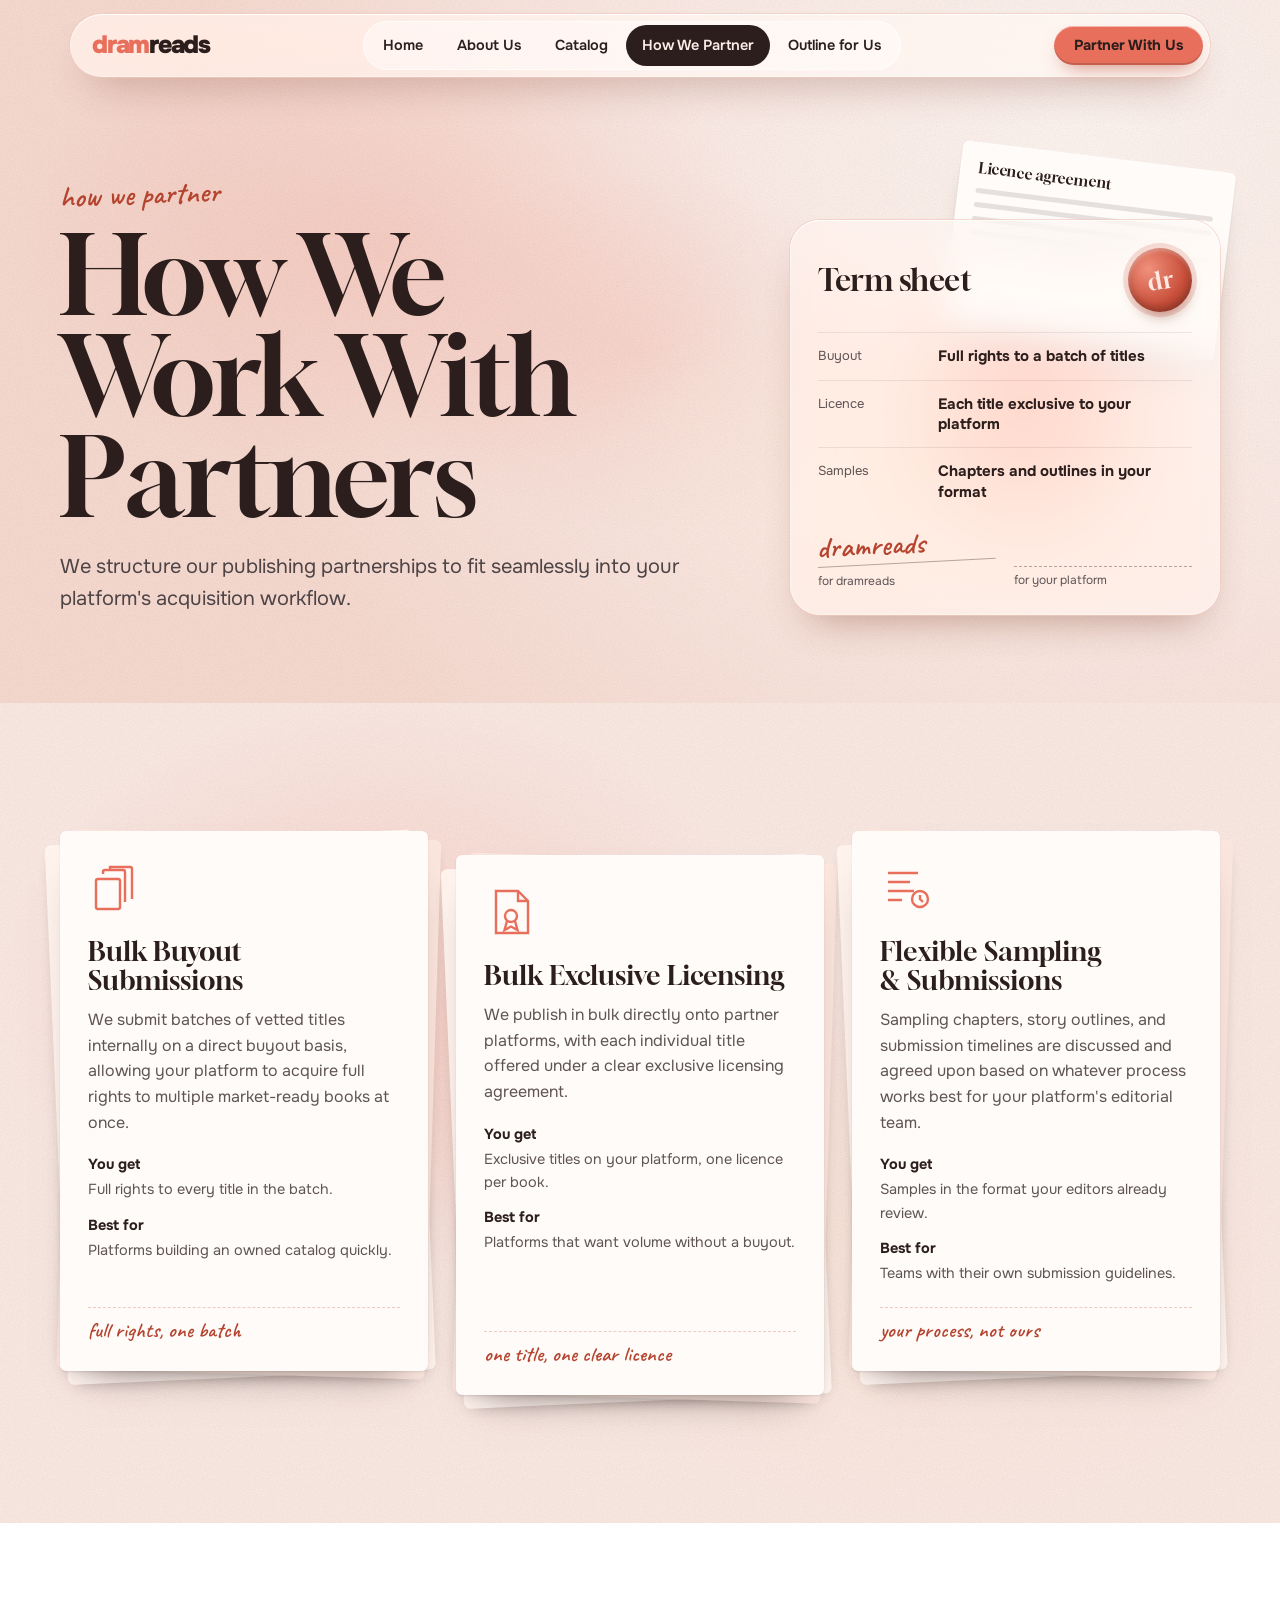
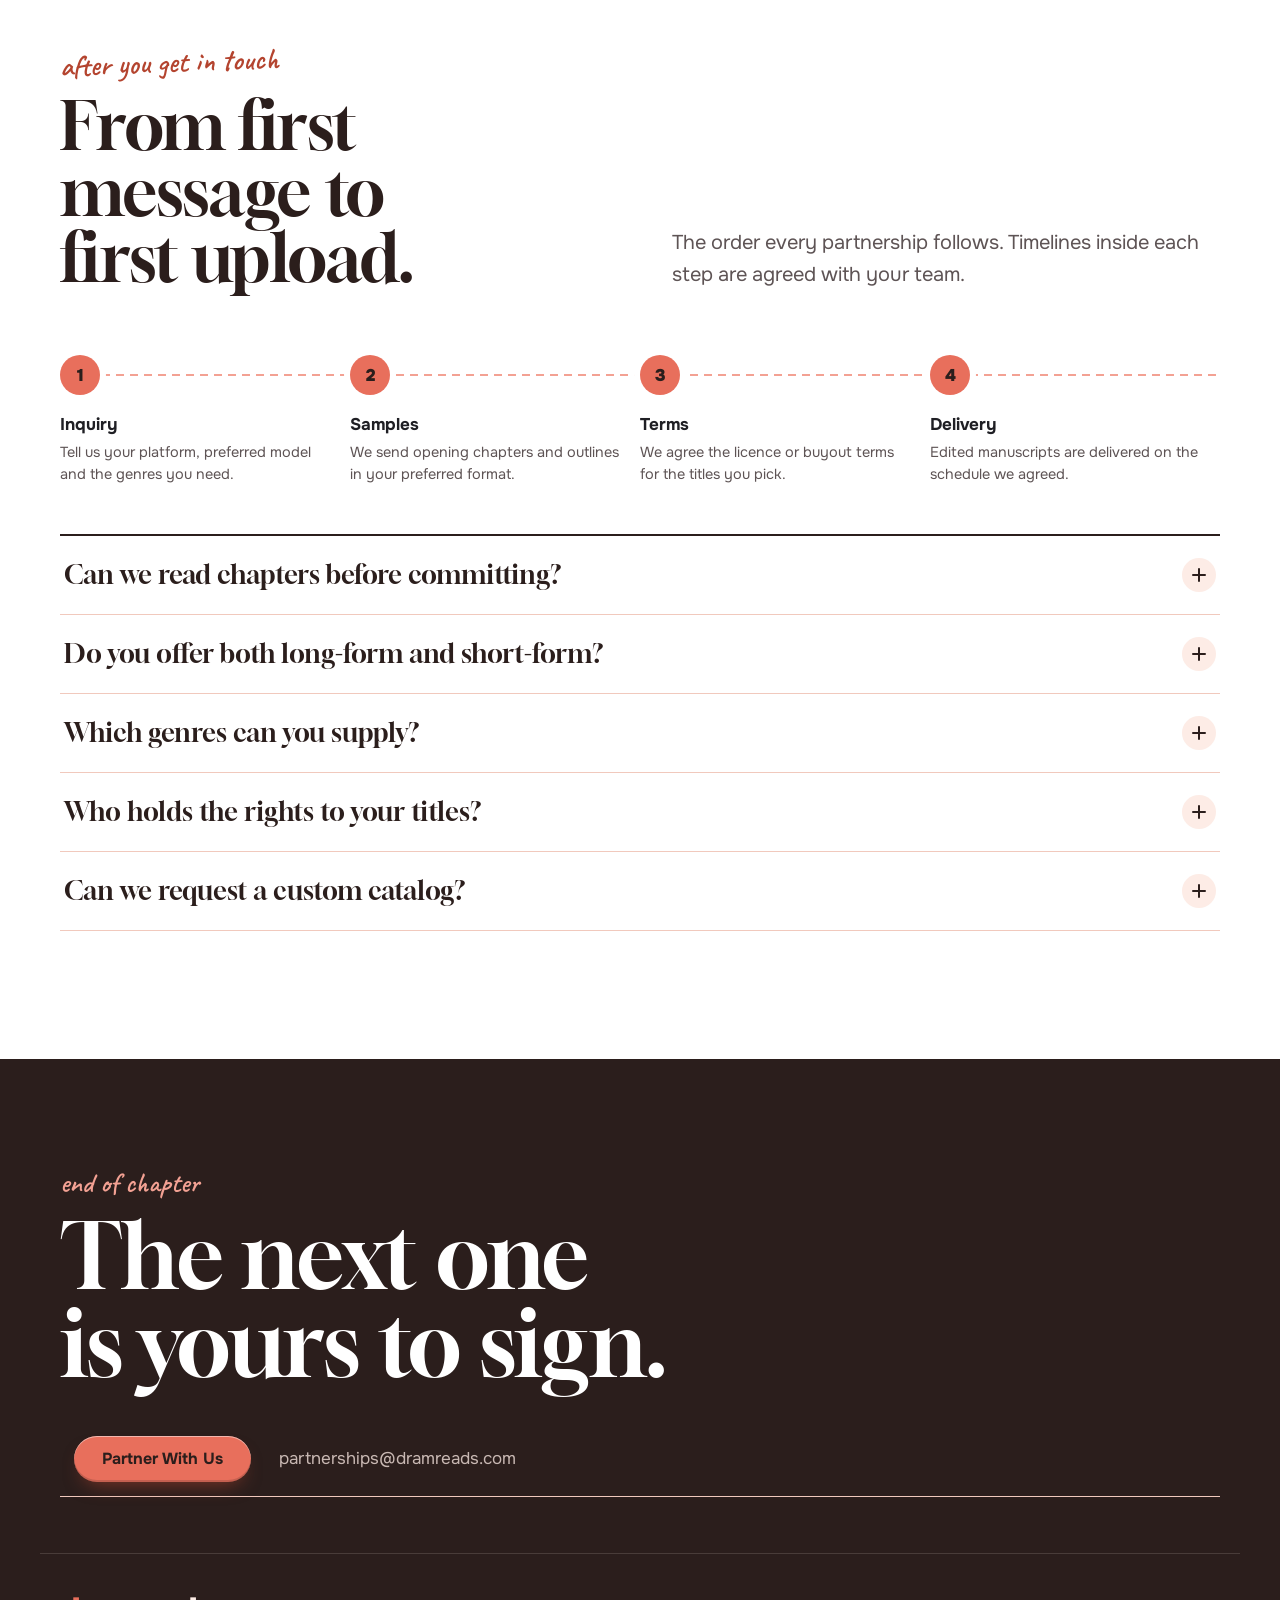
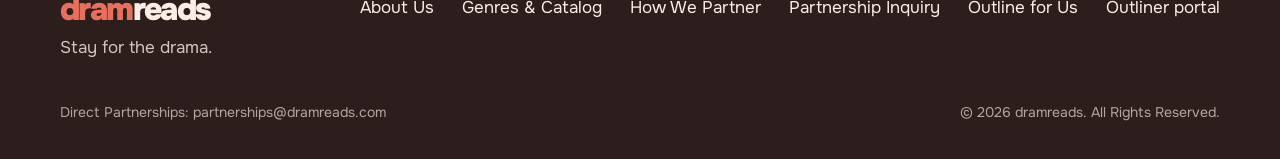
<file: partner.html>
<!doctype html>
<html lang="en">
<head>
<meta charset="utf-8">
<meta name="viewport" content="width=device-width, initial-scale=1, viewport-fit=cover">
<title>How We Partner | dramreads</title>
<meta name="description" content="Bulk buyout, bulk exclusive licensing and flexible sampling: how dramreads works with reading platforms.">
<link rel="preconnect" href="https://fonts.googleapis.com">
<link rel="preconnect" href="https://fonts.gstatic.com" crossorigin>
<link rel="stylesheet" href="https://fonts.googleapis.com/css2?family=Caveat:wght@600&family=Gloock&family=Onest:wght@400;500;600;700;800;900&display=swap">
<link rel="stylesheet" href="assets/site.css">
</head>
<body data-page="partner">
<main>
  <section class="page-hero grain">
    <div class="wrap">
      <div>
        <span class="kicker">how we partner</span>
        <h1>How We Work With Partners</h1>
        <p class="lede">We structure our publishing partnerships to fit seamlessly into your platform's acquisition workflow.</p>
      </div>
      <div class="aboutcard termcard">
        <div class="tc-paper" aria-hidden="true"><b>Licence agreement</b><span></span><span></span><span style="width:70%"></span><span></span><span style="width:55%"></span></div>
        <div class="ac-glass" aria-label="Partnership terms at a glance">
          <div class="ac-top"><span class="tc-title">Term sheet</span><span class="tc-wax" aria-hidden="true">dr</span></div>
          <dl class="ac-rows">
            <div><dt>Buyout</dt><dd>Full rights to a batch of titles</dd></div>
            <div><dt>Licence</dt><dd>Each title exclusive to your platform</dd></div>
            <div><dt>Samples</dt><dd>Chapters and outlines in your format</dd></div>
          </dl>
          <div class="tc-sign">
            <div><span class="hand">dramreads</span><small>for dramreads</small></div>
            <div><span class="blank"></span><small>for your platform</small></div>
          </div>
        </div>
      </div>
    </div>
  </section>

  <section class="peach-band grain">
    <div class="wrap">
      <div class="models" style="margin-top:0">
        <article class="model"><div class="doc">
          <svg viewBox="0 0 54 54" fill="none" stroke="currentColor" stroke-width="2.4" aria-hidden="true"><rect x="8" y="18" width="24" height="30" rx="2"/><path d="M15 13V11a2 2 0 0 1 2-2h18a2 2 0 0 1 2 2v30"/><path d="M22 8V6h20a2 2 0 0 1 2 2v30"/></svg>
          <h3>Bulk Buyout Submissions</h3>
          <p>We submit batches of vetted titles internally on a direct buyout basis, allowing your platform to acquire full rights to multiple market-ready books at once.</p>
          <dl><div><dt>You get</dt><dd>Full rights to every title in the batch.</dd></div><div><dt>Best for</dt><dd>Platforms building an owned catalog quickly.</dd></div></dl>
          <div class="sig"><span>full rights, one batch</span></div>
        </div></article>
        <article class="model"><div class="doc">
          <svg viewBox="0 0 54 54" fill="none" stroke="currentColor" stroke-width="2.4" aria-hidden="true"><path d="M12 6h22l10 10v32H12z"/><path d="M34 6v10h10"/><circle cx="27" cy="31" r="6"/><path d="M23 36l-2.5 9 6.5-3.5 6.5 3.5-2.5-9"/></svg>
          <h3>Bulk Exclusive Licensing</h3>
          <p>We publish in bulk directly onto partner platforms, with each individual title offered under a clear exclusive licensing agreement.</p>
          <dl><div><dt>You get</dt><dd>Exclusive titles on your platform, one licence per book.</dd></div><div><dt>Best for</dt><dd>Platforms that want volume without a buyout.</dd></div></dl>
          <div class="sig"><span>one title, one clear licence</span></div>
        </div></article>
        <article class="model"><div class="doc">
          <svg viewBox="0 0 54 54" fill="none" stroke="currentColor" stroke-width="2.4" aria-hidden="true"><path d="M8 12h30M8 21h22M8 30h26M8 39h14"/><circle cx="40" cy="38" r="8"/><path d="M40 34v4l3 3"/></svg>
          <h3>Flexible Sampling &amp; Submissions</h3>
          <p>Sampling chapters, story outlines, and submission timelines are discussed and agreed upon based on whatever process works best for your platform's editorial team.</p>
          <dl><div><dt>You get</dt><dd>Samples in the format your editors already review.</dd></div><div><dt>Best for</dt><dd>Teams with their own submission guidelines.</dd></div></dl>
          <div class="sig"><span>your process, not ours</span></div>
        </div></article>
      </div>
    </div>
  </section>

  <section>
    <div class="wrap">
      <div class="split-head">
        <div><span class="kicker">after you get in touch</span><h2>From first message to first upload.</h2></div>
        <p class="lede">The order every partnership follows. Timelines inside each step are agreed with your team.</p>
      </div>
      <ol class="steps" style="--n:4" aria-label="Partnership steps">
        <li><b>Inquiry</b><span>Tell us your platform, preferred model and the genres you need.</span></li>
        <li><b>Samples</b><span>We send opening chapters and outlines in your preferred format.</span></li>
        <li><b>Terms</b><span>We agree the licence or buyout terms for the titles you pick.</span></li>
        <li><b>Delivery</b><span>Edited manuscripts are delivered on the schedule we agreed.</span></li>
      </ol>

      <div class="faq">
        <details><summary>Can we read chapters before committing?</summary><p>Yes. Sampling chapters and story outlines are part of every conversation, in whatever format your editorial team prefers to review.</p></details>
        <details><summary>Do you offer both long-form and short-form?</summary><p>Yes. We distribute long-form serialized novels and short-form titles, so you can scale the format that fits your reader base and release schedule.</p></details>
        <details><summary>Which genres can you supply?</summary><p>High-performing romance tropes such as Contract Marriage, Mafia, Sports Romance, Rebirth and Dragon Fantasy, plus male lead categories: Mountain Descent, Apocalypse, Urban Son-in-Law and Demon. Christmas and holiday titles are coming soon.</p></details>
        <details><summary>Who holds the rights to your titles?</summary><p>Our writers are paid for their work and assign rights to dramreads in writing, so every title we offer is ours to license or sell.</p></details>
        <details><summary>Can we request a custom catalog?</summary><p>Yes. Tell us the tropes, word counts and volume you need in the inquiry form and our editorial team will put a selection together.</p></details>
      </div>
    </div>
  </section>
</main>
<script src="assets/site.js"></script>
</body>
</html>
</file>
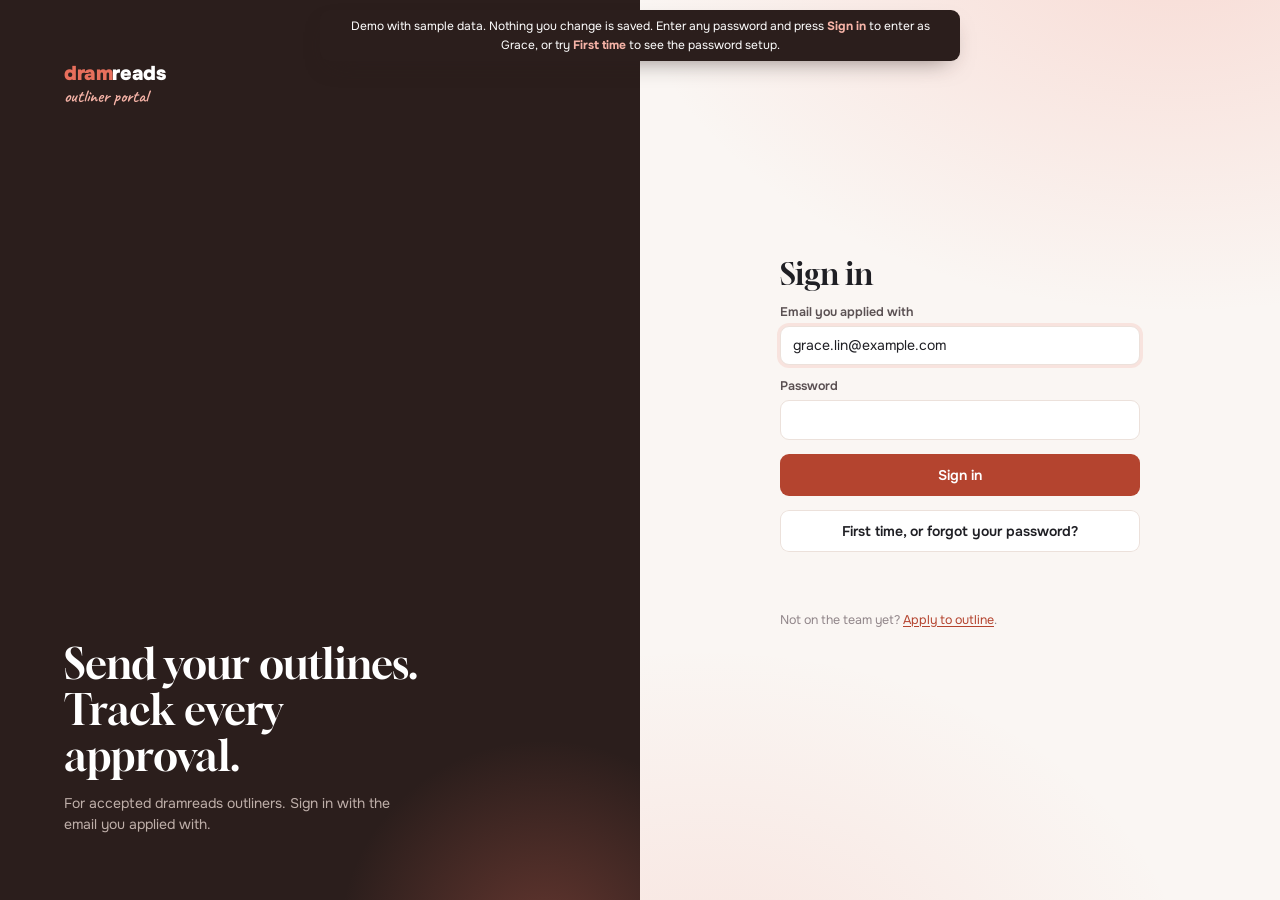
<file: portal-preview.html>
<!doctype html>
<html lang="en">
<head>
<meta charset="utf-8">
<meta name="viewport" content="width=device-width, initial-scale=1, viewport-fit=cover">
<meta name="robots" content="noindex, nofollow">
<meta name="theme-color" content="#2B1E1C">
<title>Outliner portal demo | dramreads</title>
<link rel="preconnect" href="https://fonts.googleapis.com">
<link rel="preconnect" href="https://fonts.gstatic.com" crossorigin>
<link rel="stylesheet" href="https://fonts.googleapis.com/css2?family=Caveat:wght@600&family=Gloock&family=Onest:wght@400;500;600;700;800;900&display=swap">
<link rel="stylesheet" href="assets/desk/desk.css">
</head>
<body class="dk">
<div id="root"></div>
<script type="module">
// The real portal running on sample data (assets/desk/mock.js). Nothing is saved.
import { install } from "./assets/desk/mock.js";
install("outliner");
await import("./assets/desk/portal.js");
document.querySelector("#lEmail") && (document.querySelector("#lEmail").value = "grace.lin@example.com");
</script>
</body>
</html>
</file>
<file: assets/site.css>
/* dramreads — shared styles for every page.
   Concept: books as physical objects on a lit stage; paper, ink and editors' marks for depth.
   Signature: the "locked chapter", a page that fades out into a request bar. */
:root {
  --coral: #E86F5C;
  --coral-ink: #B4442F;     /* coral darkened for small text on white */
  --coral-soft: #F3A193;
  --peach: #FDECE6;
  --peach-2: #F9DDD3;
  --peach-line: #F1C9BD;
  --white: #FFFFFF;
  --paper: #FFFBF8;
  --ink: #1F1F24;
  --ink-soft: #5E5455;
  --deep: #2B1E1C;
  --display: "Gloock", Georgia, "Times New Roman", serif;
  --sans: "Onest", "Segoe UI", system-ui, -apple-system, sans-serif;
  --hand: "Caveat", "Bradley Hand", cursive;
  --gl: max(20px, env(safe-area-inset-left, 0px));
  --gr: max(20px, env(safe-area-inset-right, 0px));
  --ease: cubic-bezier(.2,.8,.2,1);
  /* glass: the site's accent material. Use on things that float over colour. */
  --glass: rgba(255,251,248,.58);
  --glass-strong: rgba(255,251,248,.8);
  --glass-blur: blur(22px) saturate(1.7);
  --glass-shadow: inset 0 1px 0 rgba(255,255,255,.95), inset 0 0 0 1px rgba(255,255,255,.35), 0 0 0 1px rgba(241,201,189,.7), 0 22px 40px -20px rgba(120,50,35,.45);
  --grain: url("data:image/svg+xml;utf8,<svg xmlns='http://www.w3.org/2000/svg' width='160' height='160'><filter id='n'><feTurbulence type='fractalNoise' baseFrequency='.85' numOctaves='3' stitchTiles='stitch'/><feColorMatrix values='0 0 0 0 0.17  0 0 0 0 0.12  0 0 0 0 0.11  0 0 0 .5 0'/></filter><rect width='100%' height='100%' filter='url(%23n)'/></svg>");
}
@view-transition { navigation: auto; }
::view-transition-old(root), ::view-transition-new(root) { animation-duration: .35s; }

*, *::before, *::after { box-sizing: border-box; }
html { scroll-behavior: smooth; -webkit-text-size-adjust: 100%; }
body { margin: 0; background: var(--white); color: var(--ink); font: 400 17px/1.6 var(--sans); overflow-x: hidden; }
img, svg { max-width: 100%; }
a { color: var(--coral-ink); }
p { margin: 0; }
h1, h2, h3 { margin: 0; text-wrap: balance; }
:focus-visible { outline: 3px solid var(--ink); outline-offset: 3px; border-radius: 8px; }
.wrap { max-width: 1200px; margin: 0 auto; padding-left: var(--gl); padding-right: var(--gr); }
.grain { position: relative; isolation: isolate; }
.grain::after { content: ""; position: absolute; inset: 0; background: var(--grain); opacity: .22; mix-blend-mode: multiply; pointer-events: none; z-index: -1; }
section { padding-block: clamp(72px, 10vw, 128px); scroll-margin-top: 40px; }
h2 { font: 400 clamp(38px, 5.4vw, 66px)/1 var(--display); letter-spacing: -0.01em; color: var(--deep); }
.kicker { font: 600 30px/1 var(--hand); color: var(--coral-ink); display: block; margin-bottom: 12px; transform: rotate(-2deg); transform-origin: left; }
.lede { font-size: clamp(17px, 1.6vw, 20px); color: var(--ink-soft); max-width: 58ch; }
.split-head { display: grid; grid-template-columns: 1fr 1fr; gap: 20px 64px; align-items: end; }
.split-head > * { min-width: 0; }
@media (max-width: 860px) { .split-head { grid-template-columns: 1fr; } }

.btn { display: inline-flex; align-items: center; justify-content: center; gap: 10px; border: 0; border-radius: 999px; padding: 15px 28px; font: 700 16px/1 var(--sans); background: var(--coral); color: var(--deep); text-decoration: none; cursor: pointer; white-space: nowrap;
  box-shadow: 0 1px 0 rgba(255,255,255,.5) inset, 0 -2px 0 rgba(43,30,28,.18) inset, 0 10px 20px -10px rgba(180,68,47,.7); transition: transform .15s, box-shadow .15s, background .15s; }
.btn:hover { transform: translateY(-1px); background: #EC7B69; }
.btn:active { transform: translateY(1px); }
.btn.dark { background: var(--deep); color: var(--peach); box-shadow: 0 10px 20px -12px rgba(43,30,28,.8); }
.btn.dark:hover { background: #3B2A27; }
.link { font-weight: 700; color: var(--ink); text-decoration: underline; text-decoration-color: var(--coral); text-decoration-thickness: 2px; text-underline-offset: 6px; }
.link:hover { color: var(--coral-ink); }

/* ---------- Pill header ---------- */
body::before { content: ""; position: fixed; inset: 0 0 auto; height: env(safe-area-inset-top, 0px); background: var(--white); z-index: 41; }
.hdr { position: fixed; z-index: 40; top: calc(14px + env(safe-area-inset-top, 0px)); left: 50%; translate: -50% 0; width: min(1140px, calc(100% - 28px));
  display: flex; align-items: center; gap: 8px; padding: 7px 7px 7px 22px; border-radius: 999px;
  background-color: var(--glass); background-image: radial-gradient(220px circle at var(--mx, -300px) 50%, rgba(255,255,255,.6), transparent 70%);
  -webkit-backdrop-filter: var(--glass-blur); backdrop-filter: var(--glass-blur); box-shadow: var(--glass-shadow);
  transition: width .4s var(--ease), top .4s var(--ease), background-color .3s; view-transition-name: hdr; }
.hdr.scrolled { width: min(940px, calc(100% - 28px)); top: calc(10px + env(safe-area-inset-top, 0px)); background-color: var(--glass-strong); }
.logo { font: 900 25px/1 var(--sans); letter-spacing: -0.05em; color: var(--coral); text-decoration: none; display: inline-flex; align-items: baseline; flex: none; }
.logo i { font-style: normal; color: var(--deep); }
.hdr nav { display: flex; gap: 2px; margin: 0 auto; padding: 4px; border-radius: 999px; background: rgba(255,255,255,.45); box-shadow: inset 0 0 0 1px rgba(255,255,255,.6); }
.hdr nav a { padding: 9px 16px; border-radius: 999px; color: var(--deep); text-decoration: none; font-weight: 600; font-size: 14.5px; transition: background .2s, color .2s; }
.hdr nav a:hover { background: rgba(255,255,255,.9); }
.hdr nav a[aria-current="page"] { background: var(--deep); color: var(--peach); }
.hdr .btn { padding: 12px 20px; font-size: 14.5px; }
.menu-btn { display: none; border: 0; background: var(--deep); color: var(--peach); width: 44px; height: 44px; border-radius: 50%; cursor: pointer; place-items: center; flex: none; }
.menu-btn span, .menu-btn span::before, .menu-btn span::after { display: block; width: 16px; height: 2px; background: currentColor; border-radius: 2px; position: relative; transition: transform .25s var(--ease), background .2s; }
.menu-btn span::before, .menu-btn span::after { content: ""; position: absolute; left: 0; }
.menu-btn span::before { top: -5px; } .menu-btn span::after { top: 5px; }
.menu-open .menu-btn span { background: transparent; }
.menu-open .menu-btn span::before { transform: translateY(5px) rotate(45deg); }
.menu-open .menu-btn span::after { transform: translateY(-5px) rotate(-45deg); }
.panel { display: none; }
@media (max-width: 900px) {
  .hdr { padding-left: 18px; gap: 6px; }
  .hdr nav { display: none; }
  .hdr .btn { margin-left: auto; padding: 11px 16px; }
  .menu-btn { display: grid; }
  .panel { display: block; position: fixed; z-index: 39; top: calc(78px + env(safe-area-inset-top, 0px)); left: 14px; right: 14px; border-radius: 28px; background: var(--deep); color: var(--peach);
    padding: 18px 22px 22px; box-shadow: 0 30px 60px -20px rgba(43,30,28,.6); transform-origin: top center; transform: translateY(-10px) scale(.97); opacity: 0; visibility: hidden; transition: opacity .25s, transform .35s var(--ease), visibility .25s; }
  .menu-open .panel { opacity: 1; transform: none; visibility: visible; }
  .panel a { display: flex; justify-content: space-between; align-items: center; color: var(--peach); text-decoration: none; font: 400 34px/1.2 var(--display); padding: 12px 4px; border-bottom: 1px solid rgba(253,236,230,.13); }
  .panel a[aria-current="page"] { color: var(--coral-soft); }
  .panel a[aria-current="page"]::after { content: "you are here"; font: 600 20px/1 var(--hand); }
  .panel .mail { margin-top: 16px; font-size: 14px; color: rgba(253,236,230,.7); }
}
@media (max-width: 420px) { .hdr .btn { display: none; } .menu-btn { margin-left: auto; } }

/* ---------- 3D book object ---------- */
.book3d { --w: 180px; --d: 30px; --ry: -24deg; --rx: 4deg; width: var(--w); aspect-ratio: 2 / 3; position: relative; transform-style: preserve-3d; transform: rotateX(var(--rx)) rotateY(var(--ry)); transition: transform .6s var(--ease); }
.book3d > * { position: absolute; }
.book3d .front { inset: 0; transform: translateZ(calc(var(--d) / 2)); border-radius: 2px 7px 7px 2px; overflow: hidden; display: flex; flex-direction: column; justify-content: flex-end; padding: 9%; color: #FFF6F1; background: var(--cv); }
.book3d .front::before { content: ""; position: absolute; inset: 0; z-index: 1; pointer-events: none; background:
    linear-gradient(90deg, rgba(0,0,0,.35) 0, rgba(255,255,255,.18) 3%, rgba(0,0,0,.12) 5.5%, transparent 9%),
    radial-gradient(110% 60% at 85% 0%, rgba(255,255,255,.28), transparent 60%); }
.book3d .front::after { content: ""; position: absolute; inset: 0; background: var(--grain); opacity: .35; mix-blend-mode: overlay; pointer-events: none; }
.book3d .art { position: absolute; inset: 0; }
.book3d .t { position: relative; z-index: 2; font: 400 calc(var(--w) * .13)/1 var(--display); text-shadow: 0 2px 10px rgba(0,0,0,.35); }
.book3d .g { position: relative; z-index: 2; margin-top: 8%; padding-top: 6%; border-top: 1px solid rgba(255,246,241,.5); font: 600 calc(var(--w) * .052)/1.2 var(--sans); letter-spacing: .06em; }
.book3d .pages { top: 1.5%; height: 97%; width: var(--d); left: calc(var(--w) - var(--d) / 2 - 3px); transform: rotateY(90deg); background: repeating-linear-gradient(90deg, #FBF5F1 0 1px, #E8DCD6 1px 2px); box-shadow: inset 0 0 10px rgba(43,30,28,.25); }
.book3d .spine { top: 0; height: 100%; width: var(--d); left: calc(var(--d) / -2); transform: rotateY(-90deg); background: var(--cv); filter: brightness(.7); border-radius: 3px 0 0 3px; }
.book3d .back { inset: 0; transform: translateZ(calc(var(--d) / -2)) rotateY(180deg); background: var(--deep); border-radius: 7px 2px 2px 7px; }
.floor { position: absolute; left: 8%; right: -6%; bottom: -14px; height: 26px; background: radial-gradient(closest-side, rgba(43,30,28,.42), transparent); filter: blur(4px); transform: translateZ(-1px); }
/* Cover motifs, drawn in CSS so nothing reads as stock or AI imagery */
.m-ring { background: radial-gradient(circle at 50% 36%, transparent 22%, rgba(255,230,200,.85) 23%, rgba(255,230,200,.85) 25%, transparent 26%); }
.m-veil { background: repeating-linear-gradient(100deg, rgba(255,255,255,.07) 0 6px, transparent 6px 14px), radial-gradient(60% 40% at 50% 30%, rgba(255,255,255,.25), transparent 70%); }
.m-clock { background: conic-gradient(from 200deg at 50% 34%, rgba(255,230,200,.6) 0 8deg, transparent 8deg 90deg, rgba(255,230,200,.35) 90deg 92deg, transparent 92deg), radial-gradient(circle at 50% 34%, transparent 27%, rgba(255,230,200,.6) 28%, transparent 29.5%); }
.m-ice { background: linear-gradient(160deg, transparent 40%, rgba(255,255,255,.35) 41%, transparent 43%), linear-gradient(20deg, transparent 55%, rgba(255,255,255,.18) 56%, transparent 58%); }
.m-flame { background: radial-gradient(40% 50% at 50% 40%, rgba(255,170,90,.7), transparent 70%), radial-gradient(18% 26% at 50% 36%, rgba(255,230,160,.8), transparent 70%); }
.m-tower { background: linear-gradient(90deg, transparent 22%, rgba(0,0,0,.28) 22% 30%, transparent 30% 42%, rgba(0,0,0,.32) 42% 54%, transparent 54% 64%, rgba(0,0,0,.24) 64% 72%, transparent 72%) 0 18% / 100% 45% no-repeat, radial-gradient(40% 30% at 50% 30%, rgba(255,200,120,.35), transparent 70%); }
.m-peak { background: radial-gradient(circle at 70% 16%, rgba(255,240,220,.75) 0 6%, transparent 7%), linear-gradient(to top right, transparent 49.5%, rgba(255,255,255,.16) 50%) 0 22% / 50% 40% no-repeat, linear-gradient(to top left, transparent 49.5%, rgba(0,0,0,.22) 50%) 100% 22% / 50% 40% no-repeat; }
.m-snow { background: radial-gradient(circle, rgba(255,255,255,.7) 1px, transparent 1.6px) 0 0 / 14px 14px, radial-gradient(circle, rgba(255,255,255,.45) 1px, transparent 1.6px) 7px 7px / 14px 14px; }
.m-holly { background: radial-gradient(circle at 70% 20%, #E25A4A 0 4%, transparent 4.5%), radial-gradient(circle at 76% 25%, #E25A4A 0 3.5%, transparent 4%), radial-gradient(60% 30% at 72% 22%, rgba(120,190,140,.4), transparent 70%); }

/* ---------- Locked chapter (signature) ---------- */
.locked { position: relative; background: var(--paper); border-radius: 18px; padding: 22px 24px 0; overflow: hidden;
  box-shadow: 0 1px 0 rgba(255,255,255,.8) inset, 0 40px 70px -40px rgba(43,30,28,.55), 0 0 0 1px rgba(241,201,189,.8); }
.locked::before { content: ""; position: absolute; inset: 0; background: var(--grain); opacity: .12; pointer-events: none; }
.locked-head { position: relative; display: flex; flex-wrap: wrap; align-items: baseline; justify-content: space-between; gap: 6px 14px; }
.locked .ch { font: 600 23px/1 var(--hand); color: var(--coral-ink); }
.locked .ttl { font: 400 21px/1.1 var(--display); color: var(--deep); }
.chips { position: relative; display: flex; flex-wrap: wrap; gap: 6px; margin-top: 12px; }
.chip { display: inline-flex; align-items: center; gap: 7px; background: var(--peach); border-radius: 999px; padding: 5px 11px; font-size: 12.5px; font-weight: 700; color: var(--deep); white-space: nowrap; }
.chip.ok::before { content: ""; width: 7px; height: 7px; border-radius: 50%; background: #3C9A6A; box-shadow: 0 0 0 3px rgba(60,154,106,.18); }
.chip.no { color: var(--ink-soft); font-weight: 500; }
.locked p { position: relative; margin-top: 12px; font: 400 16.5px/1.75 Georgia, "Times New Roman", serif; color: var(--ink); height: 8.75em; overflow: hidden;
  -webkit-mask-image: linear-gradient(#000 30%, transparent 98%); mask-image: linear-gradient(#000 30%, transparent 98%); }
.lockbar { position: relative; display: flex; align-items: center; justify-content: space-between; gap: 12px; flex-wrap: wrap; margin: 0 -24px; padding: 13px 14px 13px 24px; background: var(--deep); color: var(--peach); }
.lockbar small { display: inline-flex; align-items: center; gap: 9px; font-size: 13.5px; }
.lockbar .btn { padding: 11px 18px; font-size: 14px; }

/* ---------- Home hero ---------- */
.hero { background: radial-gradient(80% 90% at 78% 40%, #FFF7F3 0%, var(--peach) 45%, var(--peach-2) 100%); padding-block: calc(118px + env(safe-area-inset-top, 0px)) clamp(64px, 8vw, 110px); overflow: hidden; }
.hero .wrap { display: grid; grid-template-columns: 1fr 1.02fr; gap: 48px; align-items: center; }
.hero .wrap > * { min-width: 0; }
.hero h1 { font: 900 clamp(54px, 8.2vw, 108px)/.9 var(--sans); letter-spacing: -0.055em; color: var(--deep); }
.hero h1 .brand { display: block; font: 600 clamp(30px, 3vw, 40px)/1 var(--hand); letter-spacing: 0; color: var(--coral-ink); margin-bottom: 14px; transform: rotate(-3deg); transform-origin: left; }
.hero h1 .fade { display: block; background: linear-gradient(90deg, var(--coral) 55%, rgba(232,111,92,.15)); -webkit-background-clip: text; background-clip: text; -webkit-text-fill-color: transparent; color: var(--coral); padding-bottom: .08em; }
.hero .lede { margin-top: 28px; color: #4E4446; }
.hero .actions { display: flex; flex-wrap: wrap; align-items: center; gap: 16px 26px; margin-top: 34px; }
.proof { display: grid; grid-template-columns: repeat(3, minmax(0, 1fr)); gap: 18px; margin: 44px 0 0; padding: 0; list-style: none; }
.proof li { border-left: 2px solid var(--coral); padding-left: 14px; font-size: 14.5px; line-height: 1.4; color: var(--ink-soft); }
.proof b { display: block; color: var(--deep); font-size: 15.5px; }

/* The fan: three books in fixed slots; picking one swaps slot classes so the move animates */
.stage { position: relative; --bw: 196px; }
.stage::before { content: ""; position: absolute; left: -10%; right: -10%; top: -12%; height: 80%; background: radial-gradient(closest-side, rgba(255,255,255,.95), rgba(255,255,255,0)); pointer-events: none; }
.fan { position: relative; height: calc(var(--bw) * 1.5 + 44px); perspective: 1600px; }
.fan .bt { all: unset; box-sizing: border-box; position: absolute; left: 50%; top: 8px; margin-left: calc(var(--bw) / -2); cursor: pointer; perspective: 1000px; border-radius: 8px;
  transition: transform .7s var(--ease), filter .7s var(--ease); }
.fan .book3d { --w: var(--bw); --d: 32px; --rx: 3deg; }
.fan .pos-c { z-index: 3; transform: translateY(0) scale(1); }
.fan .pos-c .book3d { --ry: -12deg; }
.fan .pos-l { z-index: 1; transform: translateX(-74%) translateY(26px) scale(.76); filter: saturate(.8) brightness(.94); }
.fan .pos-l .book3d { --ry: 30deg; }
.fan .pos-r { z-index: 1; transform: translateX(74%) translateY(26px) scale(.76); filter: saturate(.8) brightness(.94); }
.fan .pos-r .book3d { --ry: -34deg; }
.fan .bt:not(.pos-c):hover { filter: none; }
.fan .bt:focus-visible { outline-offset: 10px; }
.stage .hint { position: absolute; z-index: 4; right: 0; top: 0; font: 600 21px/1 var(--hand); color: var(--coral-ink); transform: rotate(4deg); }
.stage .locked { position: relative; z-index: 5; margin-top: -26px; }
.stage .locked.swap > * { animation: swap .45s var(--ease); }
@keyframes swap { from { opacity: .2; transform: translateY(6px); } }
@media (prefers-reduced-motion: no-preference) {
  .fan .bt { animation: deal .9s var(--ease) both; }
  .fan .bt:nth-child(2) { animation-delay: .12s; } .fan .bt:nth-child(3) { animation-delay: .24s; }
}
/* motion only, never opacity from 0: a throttled tab still shows a complete stage */
@keyframes deal { from { translate: 0 40px; rotate: -5deg; } }

@media (max-width: 1000px) {
  .hero .wrap { grid-template-columns: 1fr; gap: 0; }
  .hero-copy { display: contents; }
  .hero h1 { order: 1; } .stage { order: 2; } .hero .lede { order: 3; } .hero .actions { order: 4; } .proof { order: 5; }
  .stage { max-width: 560px; width: 100%; margin: 28px auto 8px; }
}
@media (max-width: 560px) {
  .stage { --bw: 150px; }
  .stage .hint { display: none; }
  .stage .chip.ok, .stage .chip.no { display: none; }
  .locked .ttl { font-size: 18px; }
  .proof { grid-template-columns: 1fr; gap: 12px; margin-top: 34px; }
  .hero .actions .btn { flex: 1 1 100%; }
  .locked { padding: 18px 18px 0; }
  .lockbar { margin: 0 -18px; padding-left: 18px; }
  .locked p { font-size: 15.5px; }
}

/* ---------- Ticker ---------- */
.ticker { background: var(--deep); color: var(--peach); overflow: hidden; padding-block: 22px; }
.ticker .track { display: flex; width: max-content; }
.ticker span { display: inline-flex; align-items: center; gap: 26px; padding-right: 26px; font: 400 clamp(24px, 3vw, 34px)/1 var(--display); white-space: nowrap; }
.ticker svg { width: 18px; height: 18px; color: var(--coral); flex: none; }
@media (prefers-reduced-motion: no-preference) { .ticker .track { animation: tick 52s linear infinite; } }
@keyframes tick { to { transform: translateX(-50%); } }

/* ---------- Home: the desk (piles on a walnut desk, the picked book stands beside them) ---------- */
.featured { background: linear-gradient(var(--white), #FFF6F2); overflow: hidden; }
.featured .foot-link { margin-top: 36px; display: flex; flex-wrap: wrap; align-items: center; gap: 14px 26px; }
.deskshow { --tableH: 128px; position: relative; isolation: isolate; overflow: hidden; margin-top: 44px; border-radius: 34px;
  display: grid; grid-template-columns: minmax(0, 1.3fr) minmax(0, 1fr); gap: 44px; align-items: end;
  padding: 48px 56px calc(var(--tableH) - 34px);
  background: radial-gradient(70% 90% at 20% 0%, #FBEDE6, transparent 70%), linear-gradient(180deg, #F4DED4 0%, #ECCFC2 100%);
  box-shadow: 0 50px 80px -60px rgba(43,30,28,.7); }
.deskshow > * { min-width: 0; }
/* window light falling across the wall */
.deskshow::before { content: ""; position: absolute; z-index: -2; top: -20%; left: 18%; width: 64%; height: 90%; transform: skewX(-20deg); filter: blur(24px); pointer-events: none;
  background: linear-gradient(90deg, transparent 0 22%, rgba(255,251,244,.7) 22% 38%, transparent 38% 45%, rgba(255,251,244,.6) 45% 61%, transparent 61%); }
.tabletop { position: absolute; z-index: -1; left: 0; right: 0; bottom: 0; height: var(--tableH);
  background:
    radial-gradient(40% 70% at 26% 0%, rgba(255,226,196,.32), transparent 70%),
    linear-gradient(180deg, rgba(255,222,192,.22), transparent 35%),
    repeating-linear-gradient(179deg, rgba(40,18,10,.07) 0 2px, transparent 2px 11px),
    repeating-linear-gradient(181.5deg, rgba(255,235,215,.05) 0 1px, transparent 1px 17px),
    linear-gradient(180deg, #A46D51 0%, #85543E 55%, #6D4231 100%);
  box-shadow: inset 0 10px 14px -8px rgba(40,18,10,.45); }
.tabletop::after { content: ""; position: absolute; left: 0; right: 0; bottom: 0; height: 24px; background: linear-gradient(#5C3628, #47291F); border-top: 1px solid rgba(255,214,184,.28); }

.piles { position: relative; display: flex; align-items: flex-end; gap: 30px; }
.pile { position: relative; flex: 1; min-width: 0; display: flex; flex-direction: column-reverse; align-items: stretch; }
.pile::after { content: ""; position: absolute; z-index: -1; left: 6%; right: -10%; bottom: -16px; height: 30px; background: radial-gradient(closest-side, rgba(40,18,10,.5), transparent); filter: blur(5px); }
.pile .lbl { order: 99; margin: 0 0 12px 4px; font: 600 23px/1 var(--hand); color: var(--coral-ink); }
.sp { all: unset; box-sizing: border-box; position: relative; display: flex; align-items: center; justify-content: space-between; gap: 10px; cursor: pointer;
  height: var(--h); width: calc(100% - var(--jit) - 22px); margin-left: var(--jit); padding: 0 14px; border-radius: 3px 5px 5px 3px; background: var(--cv); color: #FFF3EC;
  box-shadow: inset 0 3px 4px rgba(255,255,255,.2), inset 0 -6px 8px rgba(0,0,0,.3), inset 8px 0 0 rgba(255,236,220,.12), 0 6px 10px -6px rgba(40,18,10,.7);
  transition: transform .5s var(--ease), filter .4s; }
.sp b { min-width: 0; font: 400 clamp(15px, calc(var(--h) * .36), 21px)/1 var(--display); white-space: nowrap; overflow: hidden; text-overflow: ellipsis; }
.sp small { flex: none; font: 700 11px/1 var(--sans); opacity: .8; font-variant-numeric: tabular-nums; }
.sp:hover { transform: translateX(10px); }
.sp.on { transform: translateX(22px); filter: brightness(1.15) saturate(1.05); }
.sp:focus-visible { outline: 3px solid var(--ink); outline-offset: 3px; }
.ds-dots { display: none; }

/* Every overview is rendered into the same grid cell and only the active one is visible,
   so the section always takes the tallest one's height and never jumps between slides. */
.ov { display: grid; align-items: end; }
.ov-item { grid-area: 1 / 1; display: grid; grid-template-columns: 150px minmax(0, 1fr); gap: 28px; align-items: end; visibility: hidden; }
.ov-item.on { visibility: visible; }
.ov-book { position: relative; perspective: 900px; padding-left: 8px; }
.ov-book .book3d { --w: 142px; --d: 26px; --ry: -16deg; --rx: 3deg; }
.ov-book::after { content: ""; position: absolute; z-index: -1; left: 18%; right: -30%; bottom: -14px; height: 28px; background: radial-gradient(closest-side, rgba(40,18,10,.55), transparent); filter: blur(5px); }
.ov-body { padding-bottom: 46px; }
.ov-item.enter .ov-book .book3d { animation: stand .6s var(--ease); }
.ov-item.enter .ov-body > * { animation: swap .45s var(--ease); }
@keyframes stand { from { transform: rotateX(3deg) rotateY(-70deg) translateX(-30px); } }
.ov .k { font: 600 23px/1 var(--hand); color: var(--coral-ink); }
.ov h3 { margin-top: 6px; font: 400 clamp(28px, 3vw, 38px)/1.02 var(--display); color: var(--deep); }
.ov .hook { margin-top: 8px; color: #574A4B; font-size: 15.5px; }
.ov .chips .chip { background: rgba(255,255,255,.65); }
.ov-acts { display: flex; flex-wrap: wrap; align-items: center; gap: 12px 20px; margin-top: 18px; }
.ov-acts .btn { padding: 13px 20px; font-size: 15px; }
.ov-acts .link { background: none; border: 0; padding: 0; font: 700 15px/1.2 var(--sans); cursor: pointer; }
/* autoplay controls */
.ds-ctrl { position: absolute; z-index: 3; top: 22px; right: 26px; display: flex; align-items: center; gap: 8px; }
.ds-ctrl .n { margin-right: 6px; font: 600 22px/1 var(--hand); color: var(--coral-ink); font-variant-numeric: tabular-nums; }
.ds-ctrl button { width: 40px; height: 40px; border-radius: 50%; border: 0; background: var(--glass); -webkit-backdrop-filter: var(--glass-blur); backdrop-filter: var(--glass-blur); box-shadow: var(--glass-shadow); color: var(--deep); cursor: pointer; display: grid; place-items: center; }
.ds-ctrl button:hover { background: var(--deep); color: var(--peach); }
.ds-ctrl svg { width: 15px; height: 15px; }
.ds-bar { position: absolute; z-index: 3; left: 0; top: 0; height: 3px; width: 100%; background: rgba(180,68,47,.12); }
.ds-bar i { display: block; height: 100%; width: 0; background: var(--coral); }
.deskshow.playing .ds-bar i { animation: fill var(--dur, 5s) linear forwards; }
.deskshow.hold .ds-bar i { animation-play-state: paused; }
@keyframes fill { to { width: 100%; } }

/* Phones: an app-style card carousel. No piles; each title gets a full card with its own slice of the desk.
   Cards sit side by side in a flex row, so they all share the tallest card's height and nothing jumps. */
@media (max-width: 760px) {
  .deskshow { display: flex; flex-direction: column; align-items: stretch; gap: 14px; margin-top: 26px; padding: 0; border-radius: 0; background: none; box-shadow: none; overflow: visible; }
  .deskshow::before, .tabletop, .piles, .ds-bar { display: none; }
  .ov { order: 1; display: flex; align-items: stretch; gap: 12px; overflow-x: auto; scroll-snap-type: x mandatory; scrollbar-width: none; overscroll-behavior-x: contain;
    margin-left: calc(var(--gl) * -1); margin-right: calc(var(--gr) * -1); padding: 6px var(--gr) 22px var(--gl); scroll-padding-inline: var(--gl); }
  .ov::-webkit-scrollbar { display: none; }
  .ov-item { flex: 0 0 86%; scroll-snap-align: center; visibility: visible; display: flex; flex-direction: column; align-items: stretch; gap: 0; border-radius: 26px; overflow: hidden; background: var(--paper);
    box-shadow: 0 0 0 1px rgba(241,201,189,.7), 0 24px 34px -26px rgba(43,30,28,.6); }
  /* the card's top is a slice of the desk: wall, window light, walnut edge */
  .ov-book { height: 232px; padding: 0 0 30px; display: flex; justify-content: center; align-items: flex-end;
    background:
      linear-gradient(180deg, rgba(255,222,192,.28), transparent 45%) 0 100% / 100% 50px no-repeat,
      repeating-linear-gradient(179deg, rgba(40,18,10,.08) 0 2px, transparent 2px 9px) 0 100% / 100% 50px no-repeat,
      linear-gradient(180deg, #A46D51, #75472F) 0 100% / 100% 50px no-repeat,
      linear-gradient(100deg, transparent 0 30%, rgba(255,251,244,.6) 30% 44%, transparent 44% 50%, rgba(255,251,244,.45) 50% 62%, transparent 62%),
      linear-gradient(180deg, #F6E2D8, #ECCFC2); }
  .ov-book .book3d { --w: 116px; --d: 20px; --ry: -18deg; }
  .ov-book::after { left: 36%; right: 14%; bottom: 20px; }
  .ov-body { display: flex; flex-direction: column; flex: 1; padding: 18px 18px 20px; }
  .ov h3 { font-size: 26px; }
  .ov .hook { font-size: 14.5px; display: -webkit-box; -webkit-line-clamp: 2; -webkit-box-orient: vertical; overflow: hidden; }
  .ov .chips { margin-top: 10px; } .ov .chips .chip { font-size: 11.5px; padding: 4px 9px; background: var(--peach); }
  .ov-acts { margin-top: auto; padding-top: 16px; gap: 10px; }
  .ov-acts .btn { flex: 1 1 100%; padding: 15px 18px; }
  .ov-acts .link { margin: 4px auto 0; }
  .ov-item.enter .ov-book .book3d, .ov-item.enter .ov-body > * { animation: none; }
  .ds-ctrl { order: 2; position: static; justify-content: center; gap: 14px; }
  .ds-ctrl .n, #dsPrev, #dsNext { display: none; }
  .ds-ctrl button { width: 36px; height: 36px; }
  .ds-dots { display: flex; gap: 6px; align-items: center; }
  .ds-dots button { all: unset; cursor: pointer; width: 7px; height: 7px; border-radius: 999px; background: rgba(43,30,28,.2); transition: width .3s var(--ease), background .3s; }
  .ds-dots button:hover { background: rgba(43,30,28,.4); }
  .ds-dots button[aria-current="true"] { width: 22px; background: var(--coral); }
  .ds-dots button:focus-visible { outline: 2px solid var(--ink); outline-offset: 3px; }
}

/* ---------- Home: the line (dark drama moment) ---------- */
.line { background: var(--deep); color: var(--peach); padding-block: clamp(80px, 11vw, 150px); overflow: hidden; }
.line.grain::after { mix-blend-mode: screen; opacity: .08; }
.line .wrap { display: grid; grid-template-columns: 240px 1fr; gap: 40px 64px; align-items: start; }
.line .wrap > * { min-width: 0; }
.line .kicker { color: var(--coral-soft); }
.line .side p { color: rgba(253,236,230,.75); font-size: 16px; }
.line blockquote { margin: 0; }
.line .q { font: 400 clamp(36px, 5.4vw, 72px)/1.05 var(--display); color: var(--white); letter-spacing: -0.01em; min-height: 3.15em; }
.line cite { display: block; margin-top: 26px; font: 600 24px/1 var(--hand); font-style: normal; color: var(--coral-soft); }
.line .ctrl { display: flex; flex-wrap: wrap; gap: 12px; margin-top: 36px; }
.line .ctrl button { border: 1px solid rgba(253,236,230,.28); background: transparent; color: var(--peach); border-radius: 999px; padding: 12px 20px; font: 700 15px/1 var(--sans); cursor: pointer; }
.line .ctrl button:hover { background: rgba(253,236,230,.08); }
.line .swap { animation: swap .5s var(--ease); }
@media (max-width: 860px) { .line .wrap { grid-template-columns: 1fr; } .line .q { min-height: 0; } }

/* ---------- Editor's desk ---------- */
.desk { position: relative; padding: 18px 10px 40px; }
.desk .sheet { position: relative; background-color: var(--paper); border-radius: 4px; padding: clamp(22px, 3vw, 38px) clamp(22px, 3vw, 38px) 64px clamp(48px, 6vw, 72px); box-shadow: 0 30px 50px -30px rgba(43,30,28,.5), 0 1px 3px rgba(43,30,28,.12);
  background-image: linear-gradient(90deg, transparent clamp(32px, 4.5vw, 54px), rgba(232,111,92,.35) clamp(32px, 4.5vw, 54px), rgba(232,111,92,.35) calc(clamp(32px, 4.5vw, 54px) + 1px), transparent calc(clamp(32px, 4.5vw, 54px) + 1px)); }
.desk .sheet::after { content: ""; position: absolute; inset: 0; background: var(--grain); opacity: .14; pointer-events: none; }
.desk .under { position: absolute; inset: 18px 10px 40px; background: #FBF1EC; border-radius: 4px; box-shadow: 0 10px 30px -20px rgba(43,30,28,.5); }
.desk .u1 { transform: rotate(-3.5deg) translate(-10px, 8px); }
.desk .u2 { transform: rotate(2.4deg) translate(12px, 4px); background: #F7E7E0; }
.desk .meta { display: flex; justify-content: space-between; gap: 12px; font-size: 12.5px; color: var(--ink-soft); border-bottom: 1px solid var(--peach-line); padding-bottom: 10px; margin-bottom: 16px; }
.desk .ms { font: 400 17px/1.95 Georgia, "Times New Roman", serif; color: #2D2729; }
.desk .ms p + p { margin-top: 10px; }
.desk del { text-decoration: none; background: linear-gradient(transparent 52%, var(--coral) 52%, var(--coral) 60%, transparent 60%); color: #8D8284; }
.desk ins { text-decoration: none; font: 600 23px/1 var(--hand); color: var(--coral-ink); white-space: nowrap; }
.desk .circle { position: relative; }
.desk .circle::before { content: ""; position: absolute; inset: -4px -8px; border: 2px solid var(--coral); border-radius: 50%; transform: rotate(-4deg); }
.desk .note { position: absolute; font: 600 21px/1.05 var(--hand); color: var(--coral-ink); max-width: 150px; }
.desk .n1 { right: -12px; top: 40%; transform: rotate(5deg); background: var(--paper); padding: 4px; }
.desk .n2 { left: clamp(48px, 6vw, 72px); bottom: 16px; transform: rotate(-2deg); max-width: 60%; }
.desk .stamp { position: absolute; right: 18px; bottom: 14px; transform: rotate(-8deg); border: 2.5px solid #3C9A6A; color: #2E7D55; border-radius: 8px; padding: 6px 12px; font: 800 13px/1.1 var(--sans); letter-spacing: .08em; background: rgba(255,255,255,.7); }
@media (max-width: 560px) { .desk { padding-inline: 4px; } .desk .n1 { right: -2px; top: 46%; max-width: 110px; font-size: 19px; } .desk .ms { font-size: 16px; } }

.duo { display: grid; grid-template-columns: .9fr 1.1fr; gap: clamp(40px, 6vw, 96px); align-items: center; }
.duo > * { min-width: 0; }
.duo .copy > * + * { margin-top: 18px; }
.duo .copy .cta { margin-top: 32px; display: flex; flex-wrap: wrap; gap: 14px 24px; align-items: center; }
@media (max-width: 960px) { .duo { grid-template-columns: 1fr; } }
.formats { display: grid; grid-template-columns: 1fr 1fr; gap: 12px; }
.formats div { background: var(--peach); border-radius: 14px; padding: 16px; }
.formats b { display: block; font: 400 24px/1.1 var(--display); color: var(--deep); }
.formats span { font-size: 14px; color: var(--ink-soft); }
@media (max-width: 560px) { .formats { grid-template-columns: 1fr; } }

/* ---------- Steps (real sequences only) ---------- */
.steps { margin: 64px 0 0; display: grid; grid-template-columns: repeat(var(--n, 5), minmax(0, 1fr)); list-style: none; padding: 0; counter-reset: s; position: relative; }
.steps::before { content: ""; position: absolute; left: 0; right: 0; top: 19px; height: 2px; background: repeating-linear-gradient(90deg, var(--coral-soft) 0 8px, transparent 8px 14px); }
.steps li { counter-increment: s; position: relative; padding-right: 18px; min-width: 0; }
.steps li::before { content: counter(s); display: grid; place-items: center; width: 40px; height: 40px; border-radius: 50%; background: var(--coral); color: var(--deep); font-weight: 900; position: relative; box-shadow: 0 0 0 6px var(--bgc, var(--white)); }
.steps b { display: block; margin-top: 16px; font-size: 17px; }
.steps span { display: block; margin-top: 4px; font-size: 14.5px; color: var(--ink-soft); line-height: 1.5; }
.steps.vertical, .steps.vertical li { }
@media (max-width: 960px) {
  .steps { grid-template-columns: 1fr; gap: 22px; }
  .steps::before { left: 19px; right: auto; top: 0; bottom: 0; width: 2px; height: auto; background: repeating-linear-gradient(180deg, var(--coral-soft) 0 8px, transparent 8px 14px); }
  .steps li { display: grid; grid-template-columns: 40px 1fr; column-gap: 16px; padding: 0; }
  .steps li::before { grid-row: span 2; }
  .steps b { margin-top: 6px; }
}
.rights { margin-top: 48px; display: flex; gap: 18px; align-items: center; background: var(--deep); color: var(--peach); border-radius: 18px; padding: 22px 26px; }
.rights svg { flex: none; width: 40px; height: 40px; color: var(--coral); }
.rights b { color: var(--white); }
@media (max-width: 560px) { .rights { align-items: flex-start; padding: 20px; } }

/* ---------- Paper contracts (partnership models) ---------- */
.peach-band { background: var(--peach); --bgc: var(--peach); }
.models { margin-top: 56px; display: grid; grid-template-columns: repeat(3, minmax(0, 1fr)); gap: 28px; padding-bottom: 24px; }
.model { position: relative; min-width: 0; }
.model .doc { position: relative; z-index: 1; background: var(--paper); border-radius: 6px; padding: 30px 28px; box-shadow: 0 24px 40px -28px rgba(43,30,28,.6), 0 1px 2px rgba(43,30,28,.1); height: 100%; display: flex; flex-direction: column; }
.model::before, .model::after { content: ""; position: absolute; inset: 0; background: #FFF3EE; border-radius: 6px; box-shadow: 0 6px 16px -10px rgba(43,30,28,.4); }
.model::before { transform: rotate(-2.5deg) translate(-4px, 6px); }
.model::after { transform: rotate(1.8deg) translate(5px, 3px); background: #FBE6DE; }
.model:nth-child(2) { top: 24px; }
.model svg { width: 54px; height: 54px; color: var(--coral); flex: none; }
.model h3 { margin-top: 22px; font: 400 27px/1.08 var(--display); color: var(--deep); }
.model p { margin-top: 12px; color: var(--ink-soft); font-size: 16px; }
.model dl { margin: 18px 0 0; display: grid; gap: 12px; font-size: 14.5px; }
.model dt { font-weight: 700; color: var(--deep); }
.model dd { margin: 2px 0 0; color: var(--ink-soft); }
.model .sig { margin-top: auto; padding-top: 22px; }
.model .sig span { display: block; padding-top: 12px; border-top: 1px dashed var(--peach-line); font: 600 21px/1 var(--hand); color: var(--coral-ink); }
@media (max-width: 960px) { .models { grid-template-columns: 1fr; gap: 36px; } .model:nth-child(2) { top: 0; } }

/* ---------- Inner page hero ---------- */
.page-hero { background: radial-gradient(70% 120% at 85% 20%, #FFF7F3, var(--peach) 55%, var(--peach-2)); padding-block: calc(150px + env(safe-area-inset-top, 0px)) clamp(56px, 7vw, 88px); overflow: hidden; }
.page-hero .wrap { display: grid; grid-template-columns: 1.2fr .8fr; gap: 40px; align-items: end; }
.page-hero .wrap > * { min-width: 0; }
.page-hero h1 { font: 400 clamp(52px, 8.4vw, 112px)/.94 var(--display); color: var(--deep); letter-spacing: -0.015em; }
.page-hero .lede { margin-top: 24px; color: #4E4446; }
.spines { display: flex; align-items: flex-end; justify-content: flex-end; gap: 4px; height: 260px; padding-bottom: 10px; position: relative; }
.spines i { display: flex; align-items: center; justify-content: center; width: var(--sw, 42px); height: var(--sh, 230px); border-radius: 4px 4px 2px 2px; background: var(--cv); position: relative; box-shadow: inset -6px 0 10px rgba(0,0,0,.22), inset 3px 0 4px rgba(255,255,255,.18), 0 14px 20px -12px rgba(43,30,28,.6); transform: rotate(var(--tilt, 0deg)); transform-origin: bottom right; font-style: normal; }
.spines i span { writing-mode: vertical-rl; transform: rotate(180deg); font: 400 15px/1 var(--display); color: #FFF3EC; white-space: nowrap; overflow: hidden; max-height: 80%; text-overflow: ellipsis; }
.spines i::before, .spines i::after { content: ""; position: absolute; left: 5px; right: 5px; height: 2px; background: rgba(255,236,220,.45); }
.spines i::before { top: 12px; } .spines i::after { bottom: 12px; }
@media (max-width: 860px) {
  .page-hero .wrap { grid-template-columns: 1fr; }
  .spines { justify-content: flex-start; height: 180px; margin-top: 8px; }
  .spines i { height: calc(var(--sh, 230px) * .68); width: calc(var(--sw, 42px) * .8); }
  .spines i span { font-size: 12px; }
}

/* ---------- Catalogue: a rights guide, not a card grid ---------- */
.spines button { all: unset; cursor: pointer; display: block; }
.spines button i { transition: transform .35s var(--ease), filter .35s; }
.spines button:hover i, .spines button:focus-visible i { transform: translateY(-14px) rotate(var(--tilt, 0deg)); }
.spines button.on i { transform: translateY(-22px) rotate(0deg); filter: brightness(1.12); }
.spines button:focus-visible { outline: none; }
.spines button:focus-visible i { outline: 3px solid var(--ink); outline-offset: 3px; }
.spines-note { display: block; margin-top: 16px; text-align: right; font: 600 21px/1 var(--hand); color: var(--coral-ink); }

.cat { display: grid; grid-template-columns: minmax(0, 1.25fr) minmax(0, .75fr); gap: clamp(32px, 4vw, 64px); align-items: start; }
.cat > * { min-width: 0; } /* keeps the sideways trope scroller from widening the page on phones */
.filters { display: flex; flex-wrap: wrap; align-items: center; justify-content: space-between; gap: 14px; }
.seg { display: inline-flex; gap: 3px; padding: 4px; border-radius: 999px; background: var(--peach); }
.seg button { border: 0; background: transparent; padding: 10px 18px; border-radius: 999px; font: 700 14.5px/1.1 var(--sans); color: var(--deep); cursor: pointer; }
.seg button[aria-pressed="true"] { background: var(--deep); color: var(--peach); }
.count { font: 600 24px/1 var(--hand); color: var(--coral-ink); }
.tropes { display: flex; flex-wrap: wrap; gap: 6px; margin-top: 16px; }
.trope { border: 1px solid var(--peach-line); background: var(--white); border-radius: 999px; padding: 7px 13px; font: 600 13.5px/1.2 var(--sans); color: var(--deep); cursor: pointer; transition: background .2s, border-color .2s; }
.trope:hover { border-color: var(--coral); }
.trope[aria-pressed="true"] { background: var(--coral); border-color: var(--coral); }

/* `.index .row` outranks `.row { all: unset }` so the columns survive the reset */
.index-head, .index .row { display: grid; grid-template-columns: 52px minmax(0, 1fr) 104px 96px; gap: 18px; align-items: center; }
.index-head { margin-top: 26px; padding: 0 14px 10px; border-bottom: 2px solid var(--deep); font-size: 12.5px; font-weight: 700; color: var(--ink-soft); }
.index-head span:first-child { grid-column: 1 / 3; }
.index { list-style: none; margin: 0; padding: 0; }
.row { all: unset; box-sizing: border-box; display: grid; width: 100%; padding: 14px; border-bottom: 1px solid var(--peach-line); cursor: pointer; transition: background .2s, color .2s; border-radius: 0; }
.row:hover { background: #FFF6F2; }
.row.on { background: var(--deep); color: var(--peach); border-radius: 16px; border-bottom-color: transparent; }
.row > * { min-width: 0; }
.thumb { position: relative; width: 52px; aspect-ratio: 2 / 3; border-radius: 2px 5px 5px 2px; overflow: hidden; background: var(--cv); box-shadow: inset 3px 0 4px rgba(0,0,0,.3), 0 10px 14px -8px rgba(43,30,28,.6); transition: transform .3s var(--ease); }
.thumb .art { position: absolute; inset: 0; }
.row:hover .thumb, .row.on .thumb { transform: rotate(-4deg) translateY(-2px); }
.row h3 { font: 400 22px/1.1 var(--display); color: var(--deep); }
.row.on h3 { color: var(--white); }
.row .hook { display: block; margin-top: 4px; font-size: 14px; color: var(--ink-soft); white-space: nowrap; overflow: hidden; text-overflow: ellipsis; }
.row.on .hook { color: rgba(253,236,230,.72); }
.row .wd { font: 700 15px/1.2 var(--sans); font-variant-numeric: tabular-nums; }
.row .wd small { display: block; margin-top: 3px; font: 500 12.5px/1.3 var(--sans); color: var(--ink-soft); }
.row.on .wd small { color: rgba(253,236,230,.75); }
.row .rt { display: flex; flex-wrap: wrap; gap: 4px; }
.r { font-size: 11.5px; font-weight: 700; border-radius: 999px; padding: 3px 8px; background: #E5F3EB; color: #24684A; }
.r.off { background: transparent; color: #A89B98; text-decoration: line-through; }
.row.on .r { background: rgba(60,154,106,.25); color: #BFE8D1; }
.row.on .r.off { background: transparent; color: rgba(253,236,230,.45); }
.row .m { display: none; }
.empty { padding: 36px 14px; color: var(--ink-soft); }
.empty button { margin-top: 12px; }

/* soft glows behind the catalog so the glass panels have colour to frost */
.cat-sec { background: radial-gradient(38% 28% at 88% 8%, rgba(243,161,147,.38), transparent 70%), radial-gradient(34% 30% at 6% 55%, rgba(249,214,200,.85), transparent 70%), radial-gradient(30% 24% at 70% 92%, rgba(232,111,92,.16), transparent 70%), var(--white); }
.preview { position: sticky; top: 96px; background: var(--glass); -webkit-backdrop-filter: var(--glass-blur); backdrop-filter: var(--glass-blur); box-shadow: var(--glass-shadow); border-radius: 30px; padding: 30px; overflow: hidden; isolation: isolate; }
.preview::after { content: ""; position: absolute; inset: 0; background: var(--grain); opacity: .2; mix-blend-mode: multiply; pointer-events: none; z-index: -1; }
.pv-book { display: flex; justify-content: center; perspective: 1000px; padding: 6px 0 26px; }
.pv-book .book3d { --w: 168px; --d: 28px; --ry: -18deg; --rx: 4deg; }
.preview.enter .pv-book .book3d { animation: turn .7s var(--ease); }
.preview.enter .pv-text { animation: swap .45s var(--ease); }
@keyframes turn { from { transform: rotateX(4deg) rotateY(60deg) translateX(30px); } }
.preview h3 { font: 400 32px/1.02 var(--display); color: var(--deep); }
.preview .hook { margin-top: 8px; color: var(--ink-soft); font-size: 15.5px; }
.preview .facts { background: rgba(255,255,255,.55); border-color: rgba(255,255,255,.7); }
.preview .locked { margin-top: 16px; }
.preview .locked p { height: 6.2em; font-size: 15.5px; }

.write { display: grid; grid-template-columns: 1fr 1fr; gap: 24px clamp(32px, 5vw, 80px); margin-top: 48px; }
.write > div { min-width: 0; }
.write h3 { font: 600 26px/1 var(--hand); color: var(--coral-ink); }
.toc { list-style: none; margin: 14px 0 0; padding: 0; border-top: 2px solid var(--deep); }
.toc li { display: flex; justify-content: space-between; align-items: baseline; gap: 16px; padding: 14px 2px; border-bottom: 1px solid var(--peach-line); font: 400 clamp(20px, 2vw, 24px)/1.2 var(--display); color: var(--deep); }
.toc li small { font: 500 14px/1.45 var(--sans); color: var(--ink-soft); max-width: 30ch; text-align: right; }
.toc li em { flex: none; font: 800 11.5px/1 var(--sans); font-style: normal; background: var(--coral); color: var(--deep); border-radius: 999px; padding: 5px 9px; }
.sample-note { margin-top: 28px; font-size: 14px; color: var(--ink-soft); }

@media (max-width: 960px) {
  .cat { grid-template-columns: 1fr; }
  .preview { display: none; }
}
@media (max-width: 640px) {
  .index-head { display: none; }
  .index { margin-top: 18px; border-top: 2px solid var(--deep); }
  .index .row { grid-template-columns: 52px minmax(0, 1fr); gap: 16px; padding: 14px 4px; }
  .row .wd, .row .rt { display: none; }
  .row .m { display: block; margin-top: 6px; font-size: 13px; font-weight: 600; color: var(--deep); font-variant-numeric: tabular-nums; }
  .row h3 { font-size: 20px; }
  .seg { width: 100%; } .seg button { flex: 1; padding: 10px 8px; }
  .tropes { flex-wrap: nowrap; overflow-x: auto; scrollbar-width: none; margin-left: calc(var(--gl) * -1); margin-right: calc(var(--gr) * -1); padding-left: var(--gl); padding-right: var(--gr); }
  .tropes::-webkit-scrollbar { display: none; }
  .trope { white-space: nowrap; }
  .write { grid-template-columns: 1fr; }
  .toc li { flex-direction: column; gap: 4px; }
  .toc li small { text-align: left; }
  .spines-note { text-align: left; }
}

/* ---------- FAQ ---------- */
.faq { margin-top: 48px; border-top: 2px solid var(--deep); }
.faq details { border-bottom: 1px solid var(--peach-line); }
.faq summary { list-style: none; cursor: pointer; display: flex; justify-content: space-between; align-items: center; gap: 20px; padding: 22px 4px; font: 400 clamp(21px, 2.2vw, 26px)/1.2 var(--display); color: var(--deep); }
.faq summary::-webkit-details-marker { display: none; }
.faq summary::after { content: ""; flex: none; width: 34px; height: 34px; border-radius: 50%; background: var(--peach) no-repeat center / 14px url("data:image/svg+xml;utf8,<svg xmlns='http://www.w3.org/2000/svg' viewBox='0 0 14 14'><path d='M7 1v12M1 7h12' stroke='%232B1E1C' stroke-width='2' stroke-linecap='round'/></svg>"); transition: transform .3s var(--ease); }
.faq details[open] summary::after { transform: rotate(45deg); }
.faq details p { padding: 0 4px 24px; color: var(--ink-soft); max-width: 70ch; }

/* ---------- Contact ---------- */
.contact .wrap { display: grid; grid-template-columns: .85fr 1.15fr; gap: clamp(32px, 5vw, 72px); align-items: start; }
.contact .wrap > * { min-width: 0; }
.details { background: var(--peach); border-radius: 22px; padding: 26px; }
.details dl { margin: 0; display: grid; gap: 18px; }
.details dt { font-size: 13px; color: var(--ink-soft); }
.details dd { margin: 2px 0 0; font-weight: 700; overflow-wrap: anywhere; }
.copy-btn { margin-left: 8px; border: 1px solid var(--peach-line); background: var(--white); border-radius: 999px; padding: 3px 10px; font: 600 12px/1.4 var(--sans); cursor: pointer; color: var(--deep); }
.next { margin-top: 36px; }
.next h3 { font: 400 26px/1.1 var(--display); color: var(--deep); }
.next .steps { margin-top: 22px; grid-template-columns: 1fr; gap: 18px; }
.next .steps::before { left: 19px; right: auto; top: 0; bottom: 0; width: 2px; height: auto; background: repeating-linear-gradient(180deg, var(--coral-soft) 0 8px, transparent 8px 14px); }
.next .steps li { display: grid; grid-template-columns: 40px 1fr; column-gap: 16px; padding: 0; }
.next .steps li::before { grid-row: span 2; }
.next .steps b { margin-top: 6px; }
form { display: grid; grid-template-columns: 1fr 1fr; gap: 18px; border-radius: 26px; padding: clamp(22px, 3vw, 38px);
  background: var(--glass-strong); -webkit-backdrop-filter: var(--glass-blur); backdrop-filter: var(--glass-blur); box-shadow: var(--glass-shadow); }
.contact { position: relative; isolation: isolate; }
.contact .details { background: rgba(253,236,230,.62); -webkit-backdrop-filter: var(--glass-blur); backdrop-filter: var(--glass-blur); box-shadow: var(--glass-shadow); }
.f { display: grid; gap: 7px; min-width: 0; }
.f.full { grid-column: 1 / -1; }
label, legend { font-size: 14px; font-weight: 700; color: var(--deep); }
legend { padding: 0; }
input, select, textarea { width: 100%; font: 400 16px/1.4 var(--sans); color: var(--ink); background: #FFFCFB; border: 1.5px solid #E7D6D1; border-radius: 12px; padding: 13px 14px; }
input:focus, select:focus, textarea:focus { outline: none; border-color: var(--coral); box-shadow: 0 0 0 4px rgba(232,111,92,.18); }
textarea { min-height: 120px; resize: vertical; }
fieldset { border: 0; padding: 0; margin: 0; min-width: 0; }
.checks { display: flex; flex-wrap: wrap; gap: 8px; margin-top: 8px; }
.checks label { display: inline-flex; align-items: center; gap: 8px; border: 1.5px solid #E7D6D1; border-radius: 999px; padding: 9px 14px; font-weight: 600; cursor: pointer; }
.checks input { width: 18px; height: 18px; accent-color: var(--coral); }
.checks label:has(input:checked) { border-color: var(--coral); background: var(--peach); }
form .btn { width: 100%; padding: 18px; font-size: 17px; }
.picked { display: flex; flex-wrap: wrap; gap: 6px; }
.picked:empty::before { content: "None yet. Open a book in the catalog and tap Request full manuscript."; font-size: 14px; color: var(--ink-soft); }
.picked button { border: 0; background: var(--deep); color: var(--peach); border-radius: 999px; padding: 6px 8px 6px 13px; font: 600 13px/1.2 var(--sans); cursor: pointer; display: inline-flex; gap: 6px; align-items: center; }
.picked button span { display: grid; place-items: center; width: 18px; height: 18px; border-radius: 50%; background: rgba(253,236,230,.18); }
.sent { grid-column: 1 / -1; background: var(--peach); border-radius: 12px; padding: 14px 16px; font-size: 15px; }
@media (max-width: 860px) { .contact .wrap { grid-template-columns: 1fr; } .contact form { order: -1; } }
@media (max-width: 600px) { form { grid-template-columns: 1fr; border-radius: 22px; } }

/* ---------- Footer: the last chapter ---------- */
footer { background: var(--deep); color: var(--peach); padding-bottom: calc(36px + env(safe-area-inset-bottom, 0px)); overflow: hidden; }
.end { padding-top: clamp(64px, 9vw, 110px); padding-bottom: 56px; border-bottom: 1px solid rgba(253,236,230,.14); }
.end .ch { font: 600 28px/1 var(--hand); color: var(--coral-soft); }
.end h2 { margin-top: 12px; color: var(--white); font-size: clamp(44px, 7vw, 92px); line-height: .98; max-width: 14ch; }
.end .row { display: flex; flex-wrap: wrap; align-items: center; gap: 16px 28px; margin-top: 34px; }
.end .row span { color: rgba(253,236,230,.75); overflow-wrap: anywhere; }
.foot { display: grid; grid-template-columns: 1fr auto; gap: 24px; padding-top: 40px; align-items: start; }
.foot .logo { font-size: 32px; } .foot .logo i { color: var(--peach); }
.foot p { margin-top: 6px; color: rgba(253,236,230,.8); }
footer ul { list-style: none; padding: 0; margin: 0; display: flex; flex-wrap: wrap; gap: 12px 28px; }
footer a { color: var(--peach); text-decoration: none; }
footer a:hover { color: var(--white); text-decoration: underline; }
footer .btn, footer .btn:hover { color: var(--deep); text-decoration: none; }
.base { display: flex; flex-wrap: wrap; justify-content: space-between; gap: 10px; margin-top: 40px; font-size: 14px; color: rgba(253,236,230,.65); }
@media (max-width: 700px) { .foot { grid-template-columns: 1fr; } footer ul { flex-direction: column; gap: 14px; } }

/* ---------- Title sheet dialog (bottom sheet on phones) ---------- */
dialog { border: 0; padding: 0; background: transparent; width: min(680px, calc(100vw - 32px)); max-height: calc(100dvh - 48px); overflow: visible; }
dialog::backdrop { background: rgba(43,30,28,.6); -webkit-backdrop-filter: blur(3px); backdrop-filter: blur(3px); }
.ts { background: var(--white); border-radius: 24px; padding: 26px; max-height: calc(100dvh - 48px); overflow: auto; overscroll-behavior: contain; position: relative; }
.ts .x { position: absolute; right: 14px; top: 14px; border: 0; background: var(--peach); width: 40px; height: 40px; border-radius: 50%; font-size: 22px; line-height: 1; cursor: pointer; color: var(--deep); z-index: 2; }
.ts-top { display: grid; grid-template-columns: 150px 1fr; gap: 26px; align-items: center; }
.ts-top > * { min-width: 0; }
.ts .bk { perspective: 900px; padding: 8px 0 18px 10px; }
.ts .book3d { --w: 136px; --d: 24px; --ry: 18deg; }
.ts h3 { font: 400 32px/1.02 var(--display); color: var(--deep); padding-right: 40px; }
.ts .hook { margin-top: 8px; color: var(--ink-soft); font-size: 15.5px; }
.facts { display: grid; grid-template-columns: repeat(3, minmax(0, 1fr)); margin: 20px 0 0; border: 1px solid var(--peach-line); border-radius: 12px; }
.facts div { padding: 11px 13px; min-width: 0; }
.facts div + div { border-left: 1px solid var(--peach-line); }
.facts dt { font-size: 12px; color: var(--ink-soft); }
.facts dd { margin: 0; font-weight: 800; font-size: 15px; font-variant-numeric: tabular-nums; }
.ts .locked { margin-top: 18px; }
@media (max-width: 640px) {
  dialog { width: 100%; max-width: 100%; margin: auto 0 0; max-height: 92dvh; }
  .ts { border-radius: 24px 24px 0 0; max-height: 92dvh; padding: 22px var(--gr) calc(22px + env(safe-area-inset-bottom, 0px)) var(--gl); }
  .ts::before { content: ""; display: block; width: 44px; height: 5px; border-radius: 3px; background: var(--peach-line); margin: -8px auto 14px; }
  .ts-top { grid-template-columns: 104px 1fr; gap: 16px; }
  .ts .book3d { --w: 92px; --d: 16px; }
  .ts h3 { font-size: 24px; }
  .facts dd { font-size: 14px; }
}
@media (max-width: 640px) and (prefers-reduced-motion: no-preference) { dialog[open] .ts { animation: up .35s var(--ease); } }
@keyframes up { from { transform: translateY(40%); } }

/* ---------- Phone app shell: floating tab bar, slim header that hides on scroll ---------- */
.tabbar { display: none; }
@media (max-width: 900px) {
  .menu-btn, .panel { display: none !important; }
  .hdr { padding: 6px 6px 6px 18px; } /* stays fixed while scrolling: always one tap from the brand and the CTA */
  .hdr .btn { display: inline-flex; margin-left: auto; padding: 10px 15px; font-size: 13.5px; }
  /* frosted glass bar to match the pill header, with a raised coral "Request" button in the middle */
  .tabbar { display: grid; grid-template-columns: repeat(5, minmax(0, 1fr)); align-items: end; position: fixed; z-index: 38; left: 10px; right: 10px; bottom: calc(10px + env(safe-area-inset-bottom, 0px));
    padding: 7px 6px; border-radius: 28px; background: rgba(255,251,248,.82); -webkit-backdrop-filter: blur(20px) saturate(1.6); backdrop-filter: blur(20px) saturate(1.6);
    box-shadow: 0 1px 0 rgba(255,255,255,.95) inset, 0 0 0 1px rgba(241,201,189,.85), 0 22px 40px -18px rgba(120,50,35,.55); }
  .tabbar a { position: relative; display: flex; flex-direction: column; align-items: center; gap: 3px; padding: 7px 2px 9px; border-radius: 22px; color: #8A7B7A; text-decoration: none; font: 600 10.5px/1 var(--sans); transition: color .2s, background .25s; }
  .tabbar .ic { display: grid; place-items: center; width: 44px; height: 30px; border-radius: 999px; transition: background .25s var(--ease); }
  .tabbar svg { width: 22px; height: 22px; }
  .tabbar a[aria-current="page"] { color: var(--deep); }
  .tabbar a[aria-current="page"] .ic { background: var(--peach); }
  .tabbar a[aria-current="page"] svg { stroke-width: 2.3; }
  .tabbar a[aria-current="page"]::after { content: ""; position: absolute; bottom: 2px; width: 4px; height: 4px; border-radius: 50%; background: var(--coral); }
  .tabbar a:active .ic { transform: scale(.92); }
  .tabbar a.fab { color: var(--deep); padding-top: 0; }
  .tabbar a.fab .ic { width: 58px; height: 58px; margin-top: -26px; margin-bottom: 2px; border-radius: 50%;
    background: radial-gradient(circle at 30% 25%, #F59886, var(--coral) 55%, #D2563F); color: var(--deep);
    box-shadow: 0 0 0 5px rgba(255,251,248,.95), 0 14px 24px -8px rgba(180,68,47,.75), inset 0 2px 0 rgba(255,255,255,.35); }
  .tabbar a.fab svg { width: 24px; height: 24px; stroke-width: 2.1; }
  .tabbar a.fab[aria-current="page"] .ic { background: radial-gradient(circle at 30% 25%, #F59886, var(--coral) 55%, #D2563F); }
  .tabbar a:focus-visible { outline: 2px solid var(--ink); outline-offset: 2px; }
  body { padding-bottom: calc(86px + env(safe-area-inset-bottom, 0px)); }
  section { padding-block: 56px; }
  .page-hero { padding-block: calc(112px + env(safe-area-inset-top, 0px)) 40px; }
}

/* ---------- Catalog on phones: compact hero, sticky glass filter bar, title cards ---------- */
.filterbar { min-width: 0; }
@media (max-width: 640px) {
  .page-hero h1 { font-size: 46px; }
  .page-hero .lede { margin-top: 16px; font-size: 16px; }
  .cat-hero .spines { height: 150px; margin-top: 18px; }
  .cat-hero .spines i { height: calc(var(--sh, 230px) * .56); width: calc(var(--sw, 42px) * .72); }
  .cat-hero .spines-note { display: none; }
  .cat-sec { padding-top: 24px !important; }
  .filterbar { position: sticky; z-index: 20; top: calc(64px + env(safe-area-inset-top, 0px)); margin: 0 -8px; padding: 10px; border-radius: 24px;
    background: var(--glass-strong); -webkit-backdrop-filter: var(--glass-blur); backdrop-filter: var(--glass-blur); box-shadow: var(--glass-shadow); }
  .filterbar .filters { flex-wrap: nowrap; gap: 10px; }
  .filterbar .seg { width: auto; flex: 1; background: rgba(253,236,230,.75); }
  .filterbar .seg button { padding: 9px 6px; font-size: 13.5px; white-space: nowrap; }
  .filterbar .count { display: none; }
  .filterbar .tropes { margin: 10px -10px 0; padding: 0 10px; }
  .filterbar .trope { padding: 6px 12px; font-size: 13px; background: rgba(255,255,255,.7); }
  .filterbar .trope[aria-pressed="true"] { background: var(--coral); }
  .index { margin-top: 16px; border-top: 0; display: grid; gap: 10px; }
  .index .row { position: relative; grid-template-columns: 56px minmax(0, 1fr); gap: 14px; padding: 12px 38px 12px 12px; border: 0; border-radius: 20px; background: var(--white);
    box-shadow: 0 0 0 1px rgba(241,201,189,.75), 0 14px 22px -18px rgba(43,30,28,.5); }
  .index .row::after { content: ""; position: absolute; right: 16px; top: 50%; width: 8px; height: 8px; border-top: 2px solid var(--ink-soft); border-right: 2px solid var(--ink-soft); transform: translateY(-50%) rotate(45deg); }
  .index .row.on { background: var(--white); color: inherit; border-radius: 20px; }
  .index .row.on h3 { color: var(--deep); }
  .index .row.on .hook { color: var(--ink-soft); }
  .index .row:active { transform: scale(.985); }
  .thumb { width: 56px; }
  .row h3 { font-size: 19px; }
  .row .hook { white-space: normal; display: -webkit-box; -webkit-line-clamp: 1; -webkit-box-orient: vertical; }
  .row .rt { display: flex; grid-column: 2; margin-top: -4px; }
  .row.on .r { background: #E5F3EB; color: #24684A; }
  .row.on .r.off { background: transparent; color: #A89B98; }
  /* title sheet: frosted bottom sheet */
  .ts { background: rgba(255,251,248,.9); -webkit-backdrop-filter: blur(26px) saturate(1.6); backdrop-filter: blur(26px) saturate(1.6); box-shadow: inset 0 1px 0 rgba(255,255,255,.9); }
}

/* ---------- About hero: glass "at a glance" card with a book frosted behind it ---------- */
.aboutcard { position: relative; justify-self: end; align-self: center; width: min(430px, 100%); padding-top: 70px; perspective: 1400px; }
.aboutcard::before { content: ""; position: absolute; z-index: 0; right: 10%; top: 20%; width: 70%; height: 70%; border-radius: 50%; background: radial-gradient(closest-side, rgba(232,111,92,.35), transparent); filter: blur(20px); pointer-events: none; }
.ac-book { position: absolute; z-index: 0; right: 18px; top: 0; perspective: 900px; }
.ac-book .book3d { --w: 158px; --d: 28px; --ry: -26deg; --rx: 6deg; }
.ac-glass { position: relative; z-index: 1; border-radius: 30px; padding: 28px 28px 24px;
  background: rgba(255,251,248,.48); -webkit-backdrop-filter: blur(18px) saturate(1.7); backdrop-filter: blur(18px) saturate(1.7); box-shadow: var(--glass-shadow);
}
.ac-top { display: flex; justify-content: space-between; align-items: center; gap: 16px; }
.ac-top .logo { font-size: 30px; }
.ac-seal { display: grid; place-items: center; width: 82px; height: 82px; border-radius: 50%; border: 2px dashed var(--coral); text-align: center; font: 600 17px/.95 var(--hand); color: var(--coral-ink); transform: rotate(-12deg); background: rgba(255,255,255,.35); }
.ac-rows { margin: 20px 0 0; }
.ac-rows div { display: grid; grid-template-columns: 108px minmax(0, 1fr); gap: 12px; padding: 13px 0; border-top: 1px solid rgba(43,30,28,.09); }
.ac-rows dt { font-size: 13px; color: var(--ink-soft); }
.ac-rows dd { margin: 0; font-weight: 700; font-size: 15px; line-height: 1.35; color: var(--deep); }
.ac-sig { margin-top: 12px; font: 600 25px/1 var(--hand); color: var(--coral-ink); transform: rotate(-2deg); transform-origin: left; }
@media (prefers-reduced-motion: no-preference) { .ac-book .book3d { animation: bob 8s ease-in-out infinite alternate; } }
@media (max-width: 860px) {
  .aboutcard { justify-self: stretch; width: 100%; margin-top: 18px; padding-top: 54px; }
  .ac-book { right: 8px; } .ac-book .book3d { --w: 104px; --d: 18px; }
  .ac-glass { padding: 22px 20px 20px; }
}
/* ---------- Partner hero: glass term sheet over a paper contract ---------- */
.tc-paper { position: absolute; z-index: 0; right: -6px; top: 6px; width: 64%; height: 190px; padding: 18px 18px 0; border-radius: 6px; background: var(--paper);
  transform: rotate(7deg); box-shadow: 0 20px 30px -20px rgba(43,30,28,.5), 0 1px 2px rgba(43,30,28,.12); display: flex; flex-direction: column; gap: 9px; }
.tc-paper b { font: 400 15px/1 var(--display); color: var(--deep); margin-bottom: 4px; }
.tc-paper span { display: block; height: 5px; width: 100%; border-radius: 3px; background: rgba(43,30,28,.12); }
.tc-title { font: 400 30px/1 var(--display); color: var(--deep); }
.tc-wax { display: grid; place-items: center; width: 64px; height: 64px; border-radius: 50%; font: 400 24px/1 var(--display); color: #FFE9E2;
  background: radial-gradient(circle at 35% 30%, #F0907C, #C9503B 60%, #9E3826); transform: rotate(-10deg);
  box-shadow: inset 0 -4px 8px rgba(0,0,0,.25), inset 0 3px 4px rgba(255,255,255,.3), 0 0 0 5px rgba(201,80,59,.18), 0 10px 16px -8px rgba(120,40,25,.6); }
.tc-sign { display: grid; grid-template-columns: 1fr 1fr; gap: 18px; margin-top: 18px; }
.tc-sign > div { display: grid; gap: 4px; }
.tc-sign .hand { font: 600 30px/1 var(--hand); color: var(--coral-ink); border-bottom: 1.5px solid rgba(43,30,28,.35); padding-bottom: 4px; transform: rotate(-3deg); transform-origin: left bottom; }
.tc-sign .blank { display: block; height: 34px; border-bottom: 1.5px dashed rgba(43,30,28,.35); }
.tc-sign small { font-size: 12px; color: var(--ink-soft); }

/* ---------- Contact hero: glass "new message" card ---------- */
.mailcard { padding-top: 0; }
.mc-head { display: flex; align-items: center; gap: 6px; }
.mc-head i { width: 10px; height: 10px; border-radius: 50%; background: #E9B7AA; }
.mc-head i:first-child { background: var(--coral); }
.mc-head small { margin-left: auto; font-size: 12.5px; font-weight: 700; color: var(--ink-soft); }
.mc-meta { margin: 16px 0 0; }
.mc-meta div { display: grid; grid-template-columns: 64px minmax(0, 1fr); gap: 10px; padding: 9px 0; border-top: 1px solid rgba(43,30,28,.09); font-size: 14px; }
.mc-meta dt { color: var(--ink-soft); }
.mc-meta dd { margin: 0; font-weight: 700; color: var(--deep); overflow-wrap: anywhere; }
.mc-bubble { margin-top: 14px; padding: 12px 15px; border-radius: 18px; font-size: 14.5px; line-height: 1.5; max-width: 88%; }
.mc-bubble.me { background: rgba(255,255,255,.75); color: var(--ink); border-bottom-left-radius: 6px; box-shadow: 0 6px 14px -10px rgba(43,30,28,.5); }
.mc-bubble.them { margin-left: auto; background: var(--deep); color: var(--peach); border-bottom-right-radius: 6px; }
.mc-typing { display: flex; gap: 5px; width: max-content; margin: 12px 0 0 auto; padding: 10px 14px; border-radius: 16px; background: rgba(43,30,28,.08); }
.mc-typing i { width: 7px; height: 7px; border-radius: 50%; background: var(--coral-ink); opacity: .45; }
@media (prefers-reduced-motion: no-preference) {
  .mc-typing i { animation: typing 1.6s ease-in-out infinite; }
  .mc-typing i:nth-child(2) { animation-delay: .2s; } .mc-typing i:nth-child(3) { animation-delay: .4s; }
  @keyframes typing { 50% { opacity: 1; translate: 0 -3px; } }
}
@media (max-width: 640px) {
  .mailcard { margin-top: 22px; padding-top: 0; }
  .mailcard .ac-glass { padding: 16px 16px 14px; }
  .mc-meta { margin-top: 12px; }
  .mc-meta div { grid-template-columns: 56px minmax(0, 1fr); padding: 7px 0; font-size: 13px; }
  .mc-bubble { margin-top: 10px; padding: 10px 13px; font-size: 13.5px; max-width: 92%; }
  .mc-typing { margin-top: 10px; padding: 8px 12px; }
  .tc-paper { height: 150px; width: 58%; }
  .tc-title { font-size: 26px; }
  .tc-wax { width: 54px; height: 54px; font-size: 20px; }
  .tc-sign .hand { font-size: 26px; }
}

/* ---------- Catalog hero: glass catalog card with a fan of covers behind ---------- */
.indexcard { padding-top: 76px; }
.ic-fan { position: absolute; z-index: 0; right: 34px; top: 0; display: flex; }
.ic-fan .thumb { width: 78px; margin-left: -28px; box-shadow: inset 3px 0 4px rgba(0,0,0,.3), 0 14px 20px -10px rgba(43,30,28,.6); }
.ic-fan .thumb:nth-child(1) { transform: rotate(-12deg) translateY(14px); }
.ic-fan .thumb:nth-child(2) { transform: translateY(-2px); z-index: 1; }
.ic-fan .thumb:nth-child(3) { transform: rotate(12deg) translateY(14px); }
.indexcard .ac-top { padding-bottom: 12px; border-bottom: 2px solid rgba(232,111,92,.5); }
.ic-hole { width: 18px; height: 18px; border-radius: 50%; background: rgba(43,30,28,.1); box-shadow: inset 0 2px 3px rgba(0,0,0,.22), 0 1px 0 rgba(255,255,255,.8); }
.ic-rows { list-style: none; margin: 4px 0 0; padding: 0; }
.ic-rows button { all: unset; box-sizing: border-box; cursor: pointer; display: flex; justify-content: space-between; align-items: center; gap: 12px; width: 100%; padding: 14px 4px; border-bottom: 1px dashed rgba(43,30,28,.16); }
.ic-rows button span { font-weight: 700; font-size: 15.5px; color: var(--deep); transition: color .2s; }
.ic-rows button b { flex: none; font: 600 22px/1 var(--hand); color: var(--coral-ink); }
.ic-rows button:hover span { color: var(--coral-ink); }
.ic-rows button:focus-visible { outline: 2px solid var(--ink); outline-offset: 2px; border-radius: 8px; }
@media (max-width: 640px) { .indexcard { padding-top: 60px; } .ic-fan { right: 20px; } .ic-fan .thumb { width: 60px; margin-left: -22px; } .ic-rows button { padding: 12px 2px; } .ic-rows button span { font-size: 15px; } }

/* About (and partner steps) on phones */
@media (max-width: 640px) {
  .duo { gap: 28px; }
  .desk { padding: 10px 2px 24px; }
  .desk .under { inset: 10px 2px 24px; }
  .desk .sheet { padding: 20px 18px 22px 40px; background-image: linear-gradient(90deg, transparent 26px, rgba(232,111,92,.35) 26px 27px, transparent 27px); }
  .desk .ms { font-size: 15.5px; line-height: 1.8; }
  /* margin notes and stamp flow under the text instead of sitting on it */
  .desk .note { position: static; display: block; max-width: none; margin-top: 12px; padding: 0; background: none; transform: rotate(-1.5deg); font-size: 20px; }
  .desk .stamp { position: static; display: inline-block; margin-top: 14px; transform: rotate(-6deg); }
  /* the editorial and partnership sequences become a swipeable row of cards */
  .wrap > .steps { display: flex; gap: 12px; margin-top: 32px; overflow-x: auto; scroll-snap-type: x mandatory; scrollbar-width: none;
    margin-left: calc(var(--gl) * -1); margin-right: calc(var(--gr) * -1); padding: 4px var(--gr) 14px var(--gl); scroll-padding-inline: var(--gl); }
  .wrap > .steps::before { display: none; }
  .wrap > .steps::-webkit-scrollbar { display: none; }
  .wrap > .steps li { flex: 0 0 70%; scroll-snap-align: start; display: block; padding: 18px; border-radius: 20px; background: var(--white);
    box-shadow: 0 0 0 1px rgba(241,201,189,.75), 0 14px 22px -18px rgba(43,30,28,.5); }
  .wrap > .steps li::before { width: 34px; height: 34px; box-shadow: none; }
  .wrap > .steps b { margin-top: 12px; }
  .rights { margin-top: 24px; }
  .formats { grid-template-columns: 1fr 1fr; gap: 10px; }
  .formats div { padding: 14px; }
  .formats b { font-size: 20px; }
  .formats span { font-size: 13px; }
  .ac-top .logo { font-size: 26px; }
  .ac-seal { width: 70px; height: 70px; font-size: 15px; }
  .ac-rows div { grid-template-columns: 96px minmax(0, 1fr); padding: 11px 0; }
  .ac-rows dd { font-size: 14.5px; }
}

/* ---------- Partner and contact on phones ---------- */
@media (max-width: 640px) {
  .page-hero .spines { height: 120px; margin-top: 14px; }
  .page-hero .spines i { height: calc(var(--sh, 230px) * .46); width: calc(var(--sw, 42px) * .66); }
  .page-hero .spines i span { font-size: 10px; }
  .contact-hero .spines { display: none; }
  /* paper contracts become a swipeable row; the next one peeks in */
  .models { display: flex; overflow-x: auto; scroll-snap-type: x mandatory; gap: 22px; scrollbar-width: none;
    margin-left: calc(var(--gl) * -1); margin-right: calc(var(--gr) * -1); padding: 16px var(--gr) 34px var(--gl); scroll-padding-inline: var(--gl); }
  .models::-webkit-scrollbar { display: none; }
  .model { flex: 0 0 84%; scroll-snap-align: center; }
  .model:nth-child(2) { top: 0; }
  .model .doc { padding: 24px 22px; }
  .model h3 { font-size: 24px; }
  .faq summary { font-size: 20px; padding: 18px 2px; min-height: 56px; }
  .faq details p { font-size: 15.5px; }
  .contact .wrap { gap: 22px; }
  form { padding: 18px; gap: 14px; }
  input:not([type="checkbox"]), select, textarea { min-height: 52px; font-size: 16px; border-radius: 14px; }   /* 16px stops iOS zooming into fields */
  textarea { min-height: 110px; }
  .checks { flex-wrap: nowrap; overflow-x: auto; scrollbar-width: none; margin: 8px -18px 0; padding: 2px 18px 4px; }
  .checks::-webkit-scrollbar { display: none; }
  .checks label { white-space: nowrap; }
  /* the send button stays docked above the tab bar while the form is on screen */
  .f.submit { position: sticky; z-index: 5; bottom: calc(96px + env(safe-area-inset-bottom, 0px)); }
  .f.submit .btn { box-shadow: 0 16px 30px -12px rgba(180,68,47,.8), 0 0 0 6px rgba(255,251,248,.75); }
  .details { padding: 20px; }
}

/* ---------- Relaxing background motion ---------- */
/* Soft glows drift behind the heroes and coloured bands. Background-position only, so nothing ever widens the page. */
.cat-sec { position: relative; isolation: isolate; }
.hero::before, .page-hero::before, .cat-sec::before, .contact::before, .peach-band::before {
  content: ""; position: absolute; inset: 0; z-index: -1; pointer-events: none;
  background:
    radial-gradient(closest-side, rgba(243,161,147,.3), transparent) 0% 0% / 60% 70% no-repeat,
    radial-gradient(closest-side, rgba(255,236,222,.75), transparent) 100% 100% / 55% 65% no-repeat,
    radial-gradient(closest-side, rgba(232,111,92,.13), transparent) 50% 50% / 42% 52% no-repeat; }
@media (prefers-reduced-motion: no-preference) {
  .hero::before, .page-hero::before, .cat-sec::before, .contact::before, .peach-band::before { animation: drift 46s ease-in-out infinite alternate; }
  .page-hero::before { animation-duration: 52s; } .peach-band::before { animation-duration: 58s; animation-delay: -12s; }
  @keyframes drift {
    0%   { background-position: 0% 0%, 100% 100%, 50% 50%; }
    50%  { background-position: 35% 60%, 65% 25%, 80% 30%; }
    100% { background-position: 10% 95%, 90% 55%, 20% 75%; } }
  /* window light on the desk sways slowly, like a curtain moving */
  .deskshow::before { animation: sway 22s ease-in-out infinite alternate; }
  @keyframes sway { to { translate: 9% 2%; opacity: .7; } }
  /* the hero books breathe */
  .fan .book3d { animation: bob 7s ease-in-out infinite alternate; }
  .fan .bt:nth-child(2) .book3d { animation-delay: -2.4s; } .fan .bt:nth-child(3) .book3d { animation-delay: -4.6s; }
  @keyframes bob { to { translate: 0 -7px; } }

  /* ---------- JS-driven motion (classes are only added by site.js, so content is never hidden without it) ---------- */
  /* a gentle fade: opacity only, no movement */
  .rv { opacity: 0; transition: opacity 1.1s ease; transition-delay: var(--d, 0s); }
  .rv.in { opacity: 1; }
  /* hero cards and paper contracts float very slightly, as if resting on water */
  .aboutcard { animation: water 9s ease-in-out infinite; }
  .model .doc { animation: water 10s ease-in-out infinite; }
  .model:nth-child(2) .doc { animation-delay: -3.3s; } .model:nth-child(3) .doc { animation-delay: -6.6s; }
  @keyframes water {
    0%, 100% { translate: 0 0; rotate: 0deg; }
    33% { translate: 0 -5px; rotate: .35deg; }
    66% { translate: 0 2px; rotate: -.3deg; } }
}

@media (prefers-reduced-motion: reduce) {
  html { scroll-behavior: auto; }
  *, *::before, *::after { transition: none !important; animation: none !important; }
  ::view-transition-old(root), ::view-transition-new(root) { animation: none; }
}

/* ---------- Outliner policy: the one dark, stamped band on the page ---------- */
.policy { background: var(--deep); color: var(--peach); position: relative; overflow: hidden; }
.policy .wrap { display: grid; grid-template-columns: 1fr 1.1fr; gap: clamp(32px, 5vw, 72px); align-items: start; }
.policy-head { position: relative; }
.policy h2 { color: var(--white); }
.policy .lede { color: rgba(253,236,230,.78); margin-top: 18px; }
.policy .kicker { color: var(--coral); }
.policy-stamp { display: inline-block; margin-top: 28px; transform: rotate(-7deg); border: 3px solid var(--coral); color: var(--coral); border-radius: 10px; padding: 8px 16px; font: 800 15px/1 var(--sans); letter-spacing: .1em; text-transform: uppercase; box-shadow: inset 0 0 0 2px rgba(232,111,92,.25); }
.policy-list { list-style: none; margin: 0; padding: 0; display: grid; gap: 14px; }
.policy-list li { display: grid; gap: 6px; padding: 20px 22px; border-radius: 16px; background: rgba(255,251,248,.06); border: 1px solid rgba(253,236,230,.14); backdrop-filter: blur(12px); -webkit-backdrop-filter: blur(12px); }
.policy-list b { color: var(--white); font: 400 21px/1.2 var(--display); }
.policy-list span { color: rgba(253,236,230,.75); }
.policy-list li:last-child { border-color: rgba(232,111,92,.55); }
.declare { display: flex !important; gap: 12px; align-items: flex-start; font-size: 14px; line-height: 1.45; color: var(--deep); background: var(--peach); border: 1px solid rgba(232,111,92,.35); border-radius: 12px; padding: 14px 16px; cursor: pointer; }
.declare input { flex: none; width: 20px; height: 20px; margin-top: 1px; accent-color: var(--coral); }
@media (max-width: 860px) { .policy .wrap { grid-template-columns: 1fr; } .policy-stamp { margin-top: 18px; } }
.assess { display: grid; grid-template-columns: 1fr 1fr; gap: 14px 16px; border: 1px solid rgba(232,111,92,.3); border-radius: 16px; padding: 18px; }
.assess legend { padding: 0 6px; }
.assess-note { grid-column: 1 / -1; margin: 0; font-size: 14px; color: var(--ink-soft); }
.assess .f.full { grid-column: 1 / -1; }
.assess label small { font-weight: 500; opacity: .7; margin-left: 6px; }
.assess input[type="file"] { padding: 12px; background: var(--white); border: 1px dashed rgba(232,111,92,.6); border-radius: 12px; width: 100%; }
.hp { position: absolute; left: -9999px; width: 1px; height: 1px; overflow: hidden; }
@media (max-width: 760px) { .assess { grid-template-columns: 1fr; padding: 14px; } }
</file>
<file: assets/desk/desk.css>
/* dramreads desk + outliner portal.
   Light and calm: warm paper, hairline dividers instead of boxes and shadows, small controls.
   Gloock only for page titles, key figures and story titles; Onest for everything you read and click.
   The one memorable piece is the shelf of spines on the overview. */
:root {
  --walnut: #2B1E1C; --walnut-2: #3A2926;
  --coral: #E86F5C; --coral-ink: #B4442F; --coral-soft: #F6B3A7;
  --peach: #FDF1EC; --peach-2: #F8E3DA; --line: #ECE1DB; --line-2: #F4ECE7;
  --paper: #FFFFFF; --canvas: #FAF6F3; --sand: #F4ECE6; --white: #FFFFFF;
  --ink: #1F1F24; --ink-2: #5A5052; --ink-3: #91868A;
  --sage: #3F7A52; --sage-bg: #E6F2EA; --amber: #9A6414; --amber-bg: #FBF0DC; --sky: #345F8C; --sky-bg: #E6EEF7;
  --display: "Gloock", Georgia, serif; --sans: "Onest", system-ui, sans-serif; --hand: "Caveat", cursive;
  --r: 14px; --r-sm: 9px;
  /* glass: the site's accent material, used on everything that floats over the warm wash */
  --glass: rgba(255,251,248,.62); --glass-strong: rgba(255,251,248,.84);
  --glass-blur: blur(22px) saturate(1.7);
  --glass-edge: inset 0 1px 0 rgba(255,255,255,.95), inset 0 0 0 1px rgba(255,255,255,.4), 0 0 0 1px rgba(236,215,206,.75);
  --glass-shadow: var(--glass-edge), 0 18px 36px -26px rgba(120,50,35,.4);
  --ease: cubic-bezier(.2,.8,.2,1);
  /* story stages, light to dark like a book drying in the sun */
  --st-outline: #F2D7CB; --st-writing: #F3A193; --st-editing: #E86F5C; --st-ready: #B4442F; --st-pitched: #6E3B34; --st-signed: #4F8A62; --st-declined: #BDB2AF;
}
* { box-sizing: border-box; }
html { -webkit-text-size-adjust: 100%; }
body.dk { margin: 0; color: var(--ink); font: 400 14px/1.55 var(--sans); -webkit-font-smoothing: antialiased;
  /* soft warm wash behind the glass; without colour underneath, glass just reads as white */
  background: radial-gradient(900px 620px at 92% -8%, rgba(243,161,147,.32), transparent 62%),
    radial-gradient(760px 560px at -8% 28%, rgba(250,214,198,.7), transparent 62%),
    radial-gradient(820px 600px at 55% 112%, rgba(232,111,92,.14), transparent 60%), var(--canvas);
  background-attachment: fixed; min-height: 100vh; }
body.drawer-open { overflow: hidden; }
[hidden] { display: none !important; }
a { color: var(--coral-ink); text-underline-offset: 2px; }
h1, h2, h3, h4 { margin: 0; font-weight: 400; }
button { font: inherit; color: inherit; }
:focus-visible { outline: 2px solid var(--coral); outline-offset: 2px; }
.sr { position: absolute; width: 1px; height: 1px; overflow: hidden; clip: rect(0 0 0 0); }

/* ---------- Buttons, labels, small parts ---------- */
.dk-btn { display: inline-flex; align-items: center; justify-content: center; gap: 7px; height: 36px; padding: 0 14px; border: 0; border-radius: var(--r-sm); font: 600 13.5px/1 var(--sans); background: var(--coral-ink); color: var(--white); cursor: pointer; text-decoration: none; white-space: nowrap; transition: background .15s, box-shadow .15s; }
.dk-btn:hover { background: #A03B28; }
.dk-btn:disabled { opacity: .55; cursor: progress; }
.dk-btn svg { width: 16px; height: 16px; }
.dk-btn.ghost { background: var(--white); color: var(--ink); box-shadow: inset 0 0 0 1px var(--line); }
.dk-btn.ghost:hover { box-shadow: inset 0 0 0 1px var(--coral-soft); }
.dk-btn.dark, .dk-btn.danger { background: var(--walnut); color: var(--white); } .dk-btn.danger:hover { background: var(--walnut-2); }
.dk-btn.danger-text { background: none; color: var(--coral-ink); padding-inline: 2px; }
.dk-btn.sm { height: 30px; padding: 0 11px; font-size: 12.5px; }
.dk-icon { display: grid; place-items: center; width: 34px; height: 34px; border: 0; border-radius: var(--r-sm); background: transparent; cursor: pointer; color: inherit; }
.dk-icon:hover { background: var(--line-2); } .dk-icon svg { width: 18px; height: 18px; }
.pill { display: inline-flex; align-items: center; font: 600 11.5px/1 var(--sans); border-radius: 6px; padding: 4px 8px; background: var(--line-2); color: var(--ink-2); white-space: nowrap; }
.pill.new, .pill.submitted, .pill.pitched, .pill.negotiating { background: var(--amber-bg); color: var(--amber); }
.pill.review, .pill.writing, .pill.editing { background: var(--sky-bg); color: var(--sky); }
.pill.accepted, .pill.approved, .pill.signed, .pill.active, .pill.paid { background: var(--sage-bg); color: var(--sage); }
.pill.rejected, .pill.declined, .pill.paused, .pill.returned { background: var(--line-2); color: var(--ink-3); }
.pill.banned, .pill.flag { background: var(--walnut); color: var(--white); }
.pill.owner { background: var(--peach-2); color: var(--coral-ink); }
.pill.owed { background: var(--peach-2); color: var(--coral-ink); }
.avatar { display: inline-grid; place-items: center; width: 28px; height: 28px; border-radius: 50%; background: var(--peach-2); color: var(--coral-ink); font: 700 10.5px/1 var(--sans); flex: none; }
.avatar.lg { width: 40px; height: 40px; font-size: 13px; }
.avatar.writer { background: #ECE7F4; color: #57478A; }
.bar { height: 4px; border-radius: 99px; background: var(--line-2); overflow: hidden; }
.bar i { display: block; height: 100%; background: var(--coral); border-radius: inherit; }
.muted { color: var(--ink-3); } .small { font-size: 12.5px; }
.num { font-variant-numeric: tabular-nums; }
.empty { padding: 32px 20px; text-align: center; color: var(--ink-3); }
.empty b { display: block; font: 600 15px/1.3 var(--sans); color: var(--ink); margin-bottom: 4px; }
input[type="file"]::file-selector-button { border: 0; border-radius: 7px; background: var(--peach-2); color: var(--coral-ink); padding: 7px 12px; margin-right: 10px; font: 600 12.5px/1 var(--sans); cursor: pointer; }

/* ---------- Sign-in ---------- */
.gate { min-height: 100vh; display: grid; grid-template-columns: 1fr 1fr; }
.gate-side { background: var(--walnut); color: var(--peach); padding: clamp(28px, 5vw, 64px); display: flex; flex-direction: column; justify-content: space-between; position: relative; overflow: hidden; }
.gate-side::after { content: ""; position: absolute; inset: auto -20% -30% auto; width: 70%; aspect-ratio: 1; border-radius: 50%; background: radial-gradient(circle, rgba(232,111,92,.3), transparent 65%); }
.gate-side blockquote { margin: 0; font: 400 clamp(28px, 3.2vw, 42px)/1.12 var(--display); color: var(--white); max-width: 14ch; position: relative; z-index: 1; }
.gate-side p { margin: 14px 0 0; color: rgba(253,236,230,.7); max-width: 38ch; position: relative; z-index: 1; }
.gate-form { display: grid; align-content: center; justify-items: center; padding: 32px 20px; }
.gate-form form { width: min(360px, 100%); display: grid; gap: 14px; }
.gate-form h1 { font: 400 30px/1.1 var(--display); }
.gate-form .err { color: var(--coral-ink); font-weight: 600; min-height: 1.3em; margin: 0; }
.gate-form .dk-btn { height: 42px; font-size: 14px; }
.brand { font: 900 20px/1 var(--sans); letter-spacing: -.02em; color: var(--coral); text-decoration: none; }
.brand i { font-style: normal; color: var(--walnut); } .gate-side .brand i { color: var(--white); }
.brand small { display: block; font: 600 18px/1 var(--hand); color: var(--coral-ink); letter-spacing: 0; margin-top: 3px; }
.gate-side .brand small { color: var(--coral-soft); }

/* ---------- Forms ---------- */
.dk-form { display: grid; grid-template-columns: 1fr 1fr; gap: 14px; }
.fld { display: grid; gap: 6px; min-width: 0; } .fld.full { grid-column: 1 / -1; }
.fld label, .gate-form label { font: 600 12.5px/1.2 var(--sans); color: var(--ink-2); display: flex; justify-content: space-between; gap: 8px; }
.fld label small { font-weight: 500; color: var(--ink-3); }
.fld.check { grid-template-columns: auto 1fr; align-items: center; } .fld.check label { order: 2; }
input:not([type="checkbox"]):not([type="radio"]), select, textarea { width: 100%; font: 400 14px/1.4 var(--sans); color: var(--ink); background: var(--white); border: 1px solid var(--line); border-radius: var(--r-sm); padding: 9px 12px; }
input:focus, select:focus, textarea:focus { outline: none; border-color: var(--coral); box-shadow: 0 0 0 3px rgba(232,111,92,.14); }
textarea { resize: vertical; }
input[type="checkbox"] { width: 16px; height: 16px; accent-color: var(--coral-ink); }

/* ---------- App shell ---------- */
.desk { display: grid; grid-template-columns: 232px 1fr; min-height: 100vh; }
.side { position: sticky; top: 0; height: 100vh; background: var(--glass); -webkit-backdrop-filter: var(--glass-blur); backdrop-filter: var(--glass-blur); box-shadow: inset -1px 0 0 rgba(236,215,206,.8), inset -2px 0 0 rgba(255,255,255,.6); display: flex; flex-direction: column; padding: 22px 12px 14px; gap: 22px; }
.side .brand { padding: 0 10px; }
.side nav { display: grid; gap: 1px; }
.side nav a { display: flex; align-items: center; gap: 11px; height: 36px; padding: 0 10px; border-radius: var(--r-sm); color: var(--ink-2); text-decoration: none; font-weight: 500; }
.side nav a svg { width: 18px; height: 18px; flex: none; color: var(--ink-3); }
.side nav a:hover { background: rgba(255,255,255,.6); color: var(--ink); }
.side nav a[aria-current="page"] { background: var(--white); color: var(--ink); font-weight: 600; box-shadow: 0 1px 2px rgba(43,30,28,.06), 0 0 0 1px var(--line); }
.side nav a[aria-current="page"] svg { color: var(--coral-ink); }
.side nav a b { margin-left: auto; min-width: 20px; height: 20px; padding: 0 6px; border-radius: 6px; background: var(--peach-2); color: var(--coral-ink); font: 700 11.5px/20px var(--sans); text-align: center; }
.side .nav-label { font: 600 11.5px/1 var(--sans); color: var(--ink-3); padding: 16px 10px 6px; }
.side .me { margin-top: auto; display: flex; align-items: center; gap: 10px; padding: 10px 6px 0 10px; border-top: 1px solid var(--line); }
.side .me span:not(.avatar) { font-size: 12.5px; color: var(--ink-2); overflow: hidden; text-overflow: ellipsis; white-space: nowrap; flex: 1; min-width: 0; }

.desk > .body { min-width: 0; }
.main { min-width: 0; max-width: 1320px; padding: 32px clamp(18px, 3.2vw, 48px) 64px; }
.page-head { display: flex; align-items: end; justify-content: space-between; gap: 16px; flex-wrap: wrap; margin-bottom: 24px; }
.page-head h1 { font: 400 30px/1.1 var(--display); letter-spacing: -.005em; }
.page-head p { margin: 6px 0 0; color: var(--ink-3); font-size: 13.5px; }
.page-head .actions { display: flex; gap: 8px; flex-wrap: wrap; }
.card { background: var(--glass); -webkit-backdrop-filter: var(--glass-blur); backdrop-filter: var(--glass-blur); border-radius: var(--r); box-shadow: var(--glass-shadow); }
.card > header { display: flex; align-items: center; justify-content: space-between; gap: 12px; padding: 14px 18px; border-bottom: 1px solid var(--line-2); }
.card > header h2 { font: 600 14.5px/1.3 var(--sans); }
.card > header a { font-size: 12.5px; text-decoration: none; font-weight: 500; }
.card > header .count { min-width: 20px; height: 20px; padding: 0 6px; border-radius: 6px; background: var(--peach-2); color: var(--coral-ink); font: 700 11.5px/20px var(--sans); text-align: center; }
.card .pad { padding: 4px 18px 10px; }
.grid-2 { display: grid; grid-template-columns: minmax(0, 1.35fr) minmax(0, 1fr); gap: 20px; align-items: start; }
.stack > *, .grid-2 > * { min-width: 0; }
.stack { display: grid; gap: 20px; }

.toolbar { display: flex; flex-wrap: wrap; gap: 10px; align-items: center; margin-bottom: 16px; }
.seg { display: inline-flex; flex-wrap: wrap; gap: 2px; padding: 3px; border-radius: 10px; background: var(--line-2); }
.seg button { border: 0; background: none; border-radius: 7px; height: 28px; padding: 0 11px; font: 500 12.5px/1 var(--sans); cursor: pointer; color: var(--ink-2); }
.seg button b { font-weight: 600; margin-left: 5px; color: var(--ink-3); }
.seg button[aria-pressed="true"] { background: var(--white); color: var(--ink); font-weight: 600; box-shadow: 0 1px 2px rgba(43,30,28,.08); }
.search { position: relative; flex: 1 1 220px; max-width: 300px; }
.search svg { position: absolute; left: 11px; top: 50%; translate: 0 -50%; width: 15px; color: var(--ink-3); }
.toolbar .search input[type="search"] { padding-left: 33px; height: 34px; }

/* ---------- Overview ---------- */
.ledger { display: grid; grid-template-columns: repeat(5, 1fr); background: var(--glass); -webkit-backdrop-filter: var(--glass-blur); backdrop-filter: var(--glass-blur); box-shadow: var(--glass-shadow); border-radius: var(--r); margin-bottom: 20px; }
.ledger a:hover { background: rgba(255,255,255,.45) !important; }
.ledger a { padding: 16px 20px; text-decoration: none; color: inherit; border-left: 1px solid var(--line-2); display: grid; gap: 2px; align-content: start; transition: background .15s; }
.ledger a:first-child { border-left: 0; border-radius: var(--r) 0 0 var(--r); } .ledger a:last-child { border-radius: 0 var(--r) var(--r) 0; }
.ledger a:hover { background: var(--canvas); }
.ledger span { order: -1; font-size: 12.5px; color: var(--ink-3); font-weight: 500; margin-bottom: 4px; }
.ledger b { font: 400 28px/1.1 var(--display); color: var(--ink); font-variant-numeric: tabular-nums; }
.ledger small { font-size: 12px; color: var(--ink-3); }
.ledger a.hot b { color: var(--coral-ink); }
.ledger.three { grid-template-columns: repeat(3, 1fr); }

.shelf { display: flex; align-items: end; justify-content: center; gap: 12px; height: 168px; padding: 18px 18px 0; border-bottom: 6px solid #E7D5CC; margin: 0 18px; }
.spine { flex: 1; max-width: 62px; min-width: 0; display: flex; flex-direction: column; justify-content: space-between; align-items: center; border-radius: 4px 4px 1px 1px; padding: 8px 3px; text-decoration: none; color: var(--walnut);
  background: var(--c); box-shadow: inset -4px 0 0 rgba(0,0,0,.06), inset 1px 0 0 rgba(255,255,255,.35); transition: translate .2s var(--ease); min-height: 40px; }
.spine:hover { translate: 0 -4px; }
.spine b { font: 400 20px/1 var(--display); }
.spine span { writing-mode: vertical-rl; rotate: 180deg; font: 600 11px/1 var(--sans); white-space: nowrap; overflow: hidden; }
.spine.dark { color: var(--white); }
.shelf-legend { display: flex; justify-content: space-between; padding: 14px 18px; margin: 0; font-size: 12.5px; color: var(--ink-3); gap: 12px; flex-wrap: wrap; }

.todo { list-style: none; margin: 0; padding: 0; }
.todo li + li { border-top: 1px solid var(--line-2); }
.todo li a { display: flex; gap: 14px; align-items: center; padding: 12px 18px; text-decoration: none; color: inherit; transition: background .15s; }
.todo li:last-child a { border-radius: 0 0 var(--r) var(--r); }
.todo li a:hover { background: var(--canvas); }
/* Each to-do says what kind of job it is, so the list can be scanned by verb. */
.todo .tag { flex: none; width: 58px; text-align: center; font: 600 11px/1 var(--sans); padding: 5px 0; border-radius: 6px; }
.t-score { background: var(--amber-bg); color: var(--amber); } .t-approve { background: var(--peach-2); color: var(--coral-ink); }
.t-late { background: var(--walnut); color: var(--white); } .t-chase { background: var(--sky-bg); color: var(--sky); }
.todo .what { flex: 1; min-width: 0; display: grid; gap: 1px; }
.todo .what b { font-weight: 500; overflow: hidden; text-overflow: ellipsis; white-space: nowrap; }
.todo .what small { color: var(--ink-3); font-size: 12px; }
.member { display: flex; gap: 12px; align-items: center; padding: 12px 18px; }
.todo li a > i { font-style: normal; color: var(--ink-3); font-size: 18px; line-height: 1; }

/* ---------- Lists & tables ---------- */
.split { display: grid; grid-template-columns: minmax(280px, 360px) 1fr; gap: 20px; align-items: start; }
.list { list-style: none; margin: 0; padding: 0; max-height: calc(100vh - 210px); overflow: auto; }
.list li + li { border-top: 1px solid var(--line-2); }
.list button { width: 100%; display: flex; gap: 11px; align-items: center; text-align: left; padding: 12px 14px; border: 0; background: none; cursor: pointer; position: relative; }
.list li:first-child button { border-radius: var(--r) var(--r) 0 0; } .list li:last-child button { border-radius: 0 0 var(--r) var(--r); }
.list button:hover { background: var(--canvas); }
.list button[aria-current="true"] { background: var(--peach); }
.list button[aria-current="true"]::before { content: ""; position: absolute; left: 0; top: 10px; bottom: 10px; width: 2px; border-radius: 2px; background: var(--coral-ink); }
.list .who { flex: 1; min-width: 0; display: grid; gap: 1px; }
.list .who b { font-weight: 600; overflow: hidden; text-overflow: ellipsis; white-space: nowrap; }
.list .who small { color: var(--ink-3); font-size: 12px; overflow: hidden; text-overflow: ellipsis; white-space: nowrap; }
.list .end { display: grid; justify-items: end; gap: 4px; }
.score { font: 600 13px/1 var(--sans); font-variant-numeric: tabular-nums; } .score small { font-weight: 500; color: var(--ink-3); }

.tbl { width: 100%; border-collapse: collapse; font-size: 13.5px; }
.tbl th { text-align: left; font: 500 12px/1 var(--sans); color: var(--ink-3); padding: 10px 14px; border-bottom: 1px solid var(--line-2); white-space: nowrap; }
.tbl td { padding: 11px 14px; border-bottom: 1px solid var(--line-2); vertical-align: middle; }
.tbl tr:last-child td { border-bottom: 0; }
.tbl tbody tr.click { cursor: pointer; } .tbl tbody tr.click:hover { background: var(--canvas); }
.tbl .r { text-align: right; } .tbl .money { font-variant-numeric: tabular-nums; font-weight: 600; white-space: nowrap; }
.tbl-wrap { overflow-x: auto; }
.card > .tbl-wrap .tbl th:first-child, .card > .tbl-wrap .tbl td:first-child { padding-left: 18px; }
.card > .tbl-wrap .tbl th:last-child, .card > .tbl-wrap .tbl td:last-child { padding-right: 18px; }
.person { display: flex; align-items: center; gap: 10px; min-width: 0; } .person b { font-weight: 600; } .person small { display: block; color: var(--ink-3); font-size: 12px; }

/* ---------- Application detail ---------- */
.detail { padding: 22px clamp(18px, 2.4vw, 28px) 26px; min-width: 0; }
.detail-head { display: flex; gap: 12px; align-items: center; flex-wrap: wrap; }
.detail-head h2 { font: 400 24px/1.15 var(--display); }
.detail-head .meta { flex: 1; min-width: 200px; } .detail-head .meta p { margin: 2px 0 0; color: var(--ink-3); font-size: 12.5px; overflow-wrap: anywhere; }
.warn { margin: 14px 0 0; padding: 10px 12px; border-radius: var(--r-sm); background: var(--walnut); color: var(--white); font-weight: 500; font-size: 13px; display: flex; gap: 10px; align-items: center; }
.warn svg { width: 16px; flex: none; color: var(--coral-soft); }
.facts { display: grid; grid-template-columns: repeat(3, minmax(0, 1fr)); gap: 0; margin: 18px 0 4px; border-top: 1px solid var(--line-2); border-bottom: 1px solid var(--line-2); }
.facts div { padding: 12px 14px 12px 0; min-width: 0; }
.facts div + div { padding-left: 14px; border-left: 1px solid var(--line-2); }
.facts dt { font: 500 12px/1 var(--sans); color: var(--ink-3); margin-bottom: 6px; } .facts dd { margin: 0; font-weight: 500; overflow-wrap: anywhere; }
.facts dd.clip { white-space: nowrap; overflow: hidden; text-overflow: ellipsis; }
.sec-title { font: 600 14.5px/1.3 var(--sans); margin: 28px 0 10px; display: flex; justify-content: space-between; align-items: baseline; gap: 10px; flex-wrap: wrap; }
.sec-title small { font: 500 12px var(--sans); color: var(--ink-3); }
.manuscript { border-left: 2px solid var(--peach-2); padding: 0 0 0 18px; }
.manuscript section { padding: 12px 0; } .manuscript section + section { border-top: 1px solid var(--line-2); }
.manuscript h4 { font: 600 12px/1 var(--sans); color: var(--coral-ink); margin-bottom: 6px; }
.manuscript p { margin: 0; white-space: pre-wrap; line-height: 1.7; max-width: 70ch; font-size: 14.5px; }
.rubric { display: grid; gap: 8px; }
.crit { display: grid; grid-template-columns: 180px 204px 40px; justify-content: start; align-items: center; column-gap: 14px; } /* 204 = five 36px buttons + gaps, so every row lines up */
.crit legend { font-weight: 500; font-size: 13.5px; float: left; padding: 0; }
.crit fieldset { border: 0; padding: 0; margin: 0; display: contents; }
.crit-head { font: 500 12px/1 var(--sans); color: var(--ink-3); } .crit-head span:last-child { text-align: center; }
.dots { display: flex; gap: 6px; }
.dots label { position: relative; }
.dots input { position: absolute; inset: 0; opacity: 0; margin: 0; cursor: pointer; }
.dots span { display: grid; place-items: center; width: 36px; height: 34px; border-radius: 8px; background: var(--white); box-shadow: inset 0 0 0 1px var(--line); font-weight: 600; font-size: 13px; color: var(--ink-2); transition: .15s; }
.dots label:hover span { box-shadow: inset 0 0 0 1px var(--coral-soft); }
.dots input:checked + span { background: var(--coral-ink); color: var(--white); box-shadow: none; }
.dots input:focus-visible + span { outline: 2px solid var(--coral); outline-offset: 2px; }
.theirs { display: grid; place-items: center; width: 36px; height: 34px; border-radius: 8px; background: var(--line-2); color: var(--ink-2); font-weight: 600; font-size: 13px; }
.partner-note { margin: 4px 0 0; padding: 9px 12px; border-radius: var(--r-sm); background: var(--canvas); font-size: 13px; color: var(--ink-2); }
.rubric .dk-btn { margin-top: 4px; }
/* Decision bar: stays in view while you read the assessment. */
.decide { position: sticky; top: 14px; z-index: 5; display: flex; flex-wrap: wrap; gap: 8px; align-items: center; margin: 16px 0 0; padding: 8px 8px 8px 14px; border-radius: 12px;
  background: rgba(255,255,255,.94); backdrop-filter: blur(10px); -webkit-backdrop-filter: blur(10px); border: 1px solid var(--line); box-shadow: 0 6px 18px -14px rgba(43,30,28,.35); }
.decide-score { font-size: 12.5px; color: var(--ink-3); margin-right: auto; } .decide-score b { font: 600 15px/1 var(--sans); color: var(--ink); }
.rate-in { position: relative; display: block; width: 88px; }
.rate-in i { position: absolute; left: 10px; top: 50%; translate: 0 -50%; font-style: normal; color: var(--ink-3); }
.rate-in input { padding: 0 8px 0 22px !important; height: 30px; font-size: 13px !important; }
.decide > .dk-btn { height: 30px; font-size: 12.5px; }
.more-acts { display: flex; gap: 6px; padding-left: 8px; margin-left: 2px; border-left: 1px solid var(--line); }

/* ---------- People cards ---------- */
.people { display: grid; grid-template-columns: repeat(auto-fill, minmax(250px, 1fr)); gap: 14px; }
.pcard { padding: 16px; display: grid; gap: 14px; cursor: pointer; text-align: left; font: inherit; transition: border-color .15s; }
.pcard:hover { border-color: var(--coral-soft); }
.pcard .top { display: flex; gap: 11px; align-items: center; } .pcard h3 { font: 600 14.5px/1.25 var(--sans); } .pcard .top small { color: var(--ink-3); font-size: 12px; }
.pcard dl { display: grid; grid-template-columns: repeat(3, 1fr); gap: 6px; margin: 0; padding-top: 12px; border-top: 1px solid var(--line-2); }
.pcard dt { font: 500 11.5px/1 var(--sans); color: var(--ink-3); } .pcard dd { margin: 6px 0 0; font: 600 16px/1 var(--sans); font-variant-numeric: tabular-nums; }
.pcard .foot { display: flex; justify-content: space-between; align-items: center; font-size: 12px; color: var(--ink-3); }

/* ---------- Story board ---------- */
.board { display: grid; grid-auto-flow: column; grid-auto-columns: minmax(232px, 1fr); gap: 16px; overflow-x: auto; padding-bottom: 10px; align-items: start; scroll-snap-type: x proximity; }
.col { border-radius: var(--r); padding: 4px; min-height: 140px; scroll-snap-align: start; transition: background .15s, box-shadow .15s; }
.col.over { background: var(--peach); box-shadow: inset 0 0 0 1px var(--coral-soft); }
.col > header { display: flex; align-items: center; gap: 8px; padding: 4px 4px 10px; font-weight: 600; font-size: 13px; }
.col > header i { width: 8px; height: 8px; border-radius: 2px; background: var(--c); }
.col > header b { margin-left: auto; color: var(--ink-3); font-weight: 500; font-size: 12.5px; }
.col .cards { display: grid; gap: 8px; }
.scard { position: relative; background: var(--white); border-radius: 10px; padding: 12px 12px 12px 15px; border: 1px solid var(--line); cursor: grab; display: grid; gap: 8px; text-align: left; width: 100%; font: inherit; transition: border-color .15s, box-shadow .15s; }
.scard::before { content: ""; position: absolute; left: -1px; top: 10px; bottom: 10px; width: 3px; border-radius: 0 3px 3px 0; background: var(--coral); }
.scard.m::before { background: var(--walnut); }
.scard:hover { border-color: var(--coral-soft); box-shadow: 0 6px 14px -12px rgba(43,30,28,.4); }
.scard.dragging { opacity: .45; }
.scard h4 { font: 400 15.5px/1.25 var(--display); }
.scard .trope { font-size: 12px; color: var(--ink-3); }
.scard .row { display: flex; justify-content: space-between; align-items: center; gap: 8px; font-size: 12px; color: var(--ink-3); }
.scard .faces { display: flex; } .scard .faces .avatar { width: 22px; height: 22px; font-size: 9px; box-shadow: 0 0 0 2px var(--white); } .scard .faces .avatar + .avatar { margin-left: -5px; }
.due.late { color: var(--coral-ink); font-weight: 600; } .due.soon { color: var(--amber); font-weight: 600; }
.add-in-col { width: 100%; margin-top: 8px; border: 1px dashed var(--line); background: none; border-radius: 10px; height: 36px; color: var(--ink-3); font-weight: 500; font-size: 12.5px; cursor: pointer; }
.add-in-col:hover { border-color: var(--coral-soft); color: var(--coral-ink); }

/* ---------- Payroll ---------- */
.paywin { margin-bottom: 16px; }
.paywin > header { padding: 14px 18px; display: flex; justify-content: space-between; align-items: center; gap: 12px; flex-wrap: wrap; }
.paywin > header h2 { font: 600 14.5px/1.3 var(--sans); } .paywin > header .sum { display: flex; flex-wrap: wrap; gap: 6px 16px; align-items: center; }
.paywin .sum b { font: 400 22px/1 var(--display); } .paywin .sum span { font-size: 12.5px; color: var(--ink-3); }
.paywin.cleared { opacity: .75; }

/* ---------- Drawer, confirm, toast ---------- */
.drawer { position: fixed; inset: 0; z-index: 50; }
.drawer-scrim { position: absolute; inset: 0; background: rgba(43,30,28,.22); opacity: 0; transition: opacity .2s; }
.drawer-panel { position: absolute; top: 0; right: 0; bottom: 0; width: min(480px, 100%); background: var(--glass-strong); -webkit-backdrop-filter: var(--glass-blur); backdrop-filter: var(--glass-blur); display: flex; flex-direction: column; translate: 100% 0; transition: translate .25s var(--ease); box-shadow: -24px 0 48px -28px rgba(43,30,28,.45); }
.drawer.open .drawer-scrim { opacity: 1; } .drawer.open .drawer-panel { translate: 0 0; }
.drawer-panel > header { display: flex; justify-content: space-between; align-items: start; gap: 12px; padding: 20px 20px 14px; border-bottom: 1px solid var(--line-2); }
.drawer-panel > header h2 { font: 400 22px/1.2 var(--display); } .drawer-panel > header p { margin: 4px 0 0; color: var(--ink-3); font-size: 12.5px; }
.drawer-body { padding: 18px 20px; overflow-y: auto; flex: 1; display: grid; gap: 16px; align-content: start; }
.drawer-panel > footer { display: flex; justify-content: space-between; align-items: center; gap: 10px; padding: 12px 20px calc(12px + env(safe-area-inset-bottom)); border-top: 1px solid var(--line-2); }
.drawer .tbl td, .drawer .tbl th { padding: 9px 8px; }
.drawer .facts { margin-top: 0; }
.others { display: grid; gap: 6px; } .others p { margin: 0; padding: 9px 12px; border-radius: var(--r-sm); background: var(--canvas); font-size: 13px; }
dialog.confirm { border: 0; border-radius: var(--r); padding: 22px; width: min(400px, calc(100% - 32px)); background: var(--white); box-shadow: 0 24px 50px -20px rgba(43,30,28,.45); }
dialog.confirm::backdrop { background: rgba(43,30,28,.3); }
dialog.confirm h3 { font: 600 16px/1.3 var(--sans); } dialog.confirm p { color: var(--ink-2); font-size: 13.5px; }
dialog.confirm .row { display: flex; justify-content: flex-end; gap: 8px; }
#toast { position: fixed; left: 50%; bottom: 24px; translate: -50% calc(100% + 40px); z-index: 60; margin: 0; padding: 10px 16px; border-radius: 10px; background: var(--walnut); color: var(--white); font-weight: 500; font-size: 13px; box-shadow: 0 14px 28px -16px rgba(43,30,28,.6); transition: translate .25s var(--ease); width: max-content; max-width: calc(100% - 32px); }
#toast.show { translate: -50% 0; } #toast.err { background: var(--coral-ink); }

/* ---------- Portal ---------- */
.portal { max-width: 920px; margin: 0 auto; padding: 24px clamp(16px, 3vw, 32px) 60px; }
.portal-top { display: flex; align-items: center; justify-content: space-between; gap: 12px; margin-bottom: 24px; }
.hello { display: grid; grid-template-columns: 1.3fr 1fr; gap: 16px; margin-bottom: 16px; }
.hello .card { padding: 22px; }
.hello h1 { font: 400 32px/1.1 var(--display); } .hello p { color: var(--ink-2); margin: 8px 0 0; }
.rate-card { display: grid; align-content: space-between; gap: 18px; background: var(--peach) !important; border-color: var(--peach-2) !important; }
.rate-card b { font: 400 40px/1 var(--display); color: var(--ink); } .rate-card small { color: var(--ink-3); }
.rule { margin-top: 16px; padding: 12px 14px; border-radius: var(--r-sm); background: var(--canvas); font-size: 13px; display: flex; gap: 10px; }
.rule b { color: var(--coral-ink); }
.rule svg { width: 18px; height: 18px; flex: none; color: var(--coral-ink); margin-top: 1px; }
.portal .card > header + form { padding-top: 16px; }

/* ---------- Phones: an app, not a shrunk website ----------
   Bottom tab bar instead of the sidebar, bottom sheets instead of side drawers,
   one screen at a time (list, then detail; one story stage at a time), tables as card rows. */
.mobile-bar, .tabbar, .stage-tabs, .back { display: none; }
@media (max-width: 1100px) {
  /* five figures as 3 over 2, both rows full width */
  .ledger { grid-template-columns: repeat(6, 1fr); } .ledger a { border-radius: 0 !important; grid-column: span 2; } .ledger a:nth-child(n+4) { grid-column: span 3; border-top: 1px solid var(--line-2); } .ledger a:nth-child(4) { border-left: 0; }
  .ledger.three a { grid-column: span 2 !important; border-top: 0; }
  .grid-2 { grid-template-columns: minmax(0, 1fr); }
  .split { grid-template-columns: minmax(240px, 300px) 1fr; }
  .facts { grid-template-columns: 1fr 1fr; } .facts div:first-child { grid-column: 1 / -1; border-bottom: 1px solid var(--line-2); } .facts div:nth-child(2) { border-left: 0; padding-left: 0; }
  .decide-score { flex: 1 1 100%; } .rate-in { flex: 1; width: auto; } .more-acts { border: 0; padding: 0; margin: 0; }
  .crit { grid-template-columns: 1fr 204px 40px; }
}
@media (max-width: 900px) {
  body.dk { font-size: 15px; }
  .desk { display: block; }
  .side { display: none; }
  .mobile-bar { display: flex; position: sticky; top: 0; z-index: 20; align-items: center; gap: 10px; padding: calc(10px + env(safe-area-inset-top)) 16px 10px; background: var(--glass); backdrop-filter: var(--glass-blur); -webkit-backdrop-filter: var(--glass-blur); box-shadow: inset 0 -1px 0 rgba(236,215,206,.7); }
  .card { -webkit-backdrop-filter: blur(16px) saturate(1.6); backdrop-filter: blur(16px) saturate(1.6); }
  .mobile-bar .brand { font-size: 19px; } .mobile-bar .title { display: none; }
  .mobile-bar .avatar { margin-left: auto; width: 32px; height: 32px; border: 0; cursor: pointer; }
  .main { padding: 18px 16px calc(104px + env(safe-area-inset-bottom)); }
  .page-head { margin-bottom: 18px; gap: 12px; } .page-head h1 { font-size: 26px; }
  .page-head .actions { width: 100%; } .page-head .actions .dk-btn { flex: 1; }

  /* Tab bar: the public site's frosted glass bar, with the raised coral "New" button in the middle */
  .tabbar { display: grid; grid-template-columns: repeat(5, minmax(0, 1fr)); align-items: end; position: fixed; z-index: 35; left: 10px; right: 10px; bottom: calc(10px + env(safe-area-inset-bottom));
    padding: 7px 6px; border-radius: 28px; background: rgba(255,251,248,.82); -webkit-backdrop-filter: blur(20px) saturate(1.6); backdrop-filter: blur(20px) saturate(1.6);
    box-shadow: 0 1px 0 rgba(255,255,255,.95) inset, 0 0 0 1px rgba(241,201,189,.85), 0 22px 40px -18px rgba(120,50,35,.55); }
  .tabbar a, .tabbar button { position: relative; display: flex; flex-direction: column; align-items: center; gap: 3px; padding: 7px 2px 9px; border: 0; border-radius: 22px; background: none; color: #8A7B7A; text-decoration: none; font: 600 10.5px/1 var(--sans); cursor: pointer; -webkit-tap-highlight-color: transparent; transition: color .2s; }
  .tabbar .ic { display: grid; place-items: center; width: 44px; height: 30px; border-radius: 999px; transition: background .25s var(--ease), transform .15s; }
  .tabbar svg { width: 22px; height: 22px; }
  .tabbar [aria-current="page"] { color: var(--walnut); }
  .tabbar [aria-current="page"] .ic { background: var(--peach-2); }
  .tabbar [aria-current="page"] svg { stroke-width: 2.3; }
  .tabbar [aria-current="page"]::after { content: ""; position: absolute; bottom: 2px; width: 4px; height: 4px; border-radius: 50%; background: var(--coral); }
  .tabbar a:active .ic, .tabbar button:active .ic { transform: scale(.92); }
  .tabbar .fab { color: var(--walnut); padding-top: 0; }
  .tabbar .fab .ic { width: 58px; height: 58px; margin-top: -26px; margin-bottom: 2px; border-radius: 50%;
    background: radial-gradient(circle at 30% 25%, #F59886, var(--coral) 55%, #D2563F); color: var(--walnut);
    box-shadow: 0 0 0 5px rgba(255,251,248,.95), 0 14px 24px -8px rgba(180,68,47,.75), inset 0 2px 0 rgba(255,255,255,.35); }
  .tabbar .fab svg { width: 24px; height: 24px; stroke-width: 2.2; }
  .tabbar b { position: absolute; top: 2px; left: calc(50% + 7px); min-width: 17px; height: 17px; padding: 0 4px; border-radius: 99px; background: var(--coral); color: var(--walnut); font: 800 10px/17px var(--sans); box-shadow: 0 0 0 2px rgba(255,251,248,.95); }
  #toast { bottom: calc(92px + env(safe-area-inset-bottom)); }
  .demo-note { top: calc(60px + env(safe-area-inset-top)); bottom: auto; font-size: 11.5px; cursor: pointer; }

  /* Bottom sheets */
  .drawer-panel { top: auto; left: 0; right: 0; width: 100%; max-height: 92dvh; border-radius: 20px 20px 0 0; translate: 0 100%; box-shadow: 0 -16px 40px -20px rgba(43,30,28,.45); }
  .drawer-panel::before { content: ""; flex: none; width: 36px; height: 4px; border-radius: 9px; background: var(--line); margin: 8px auto 0; }
  .drawer-panel > header { padding: 10px 18px 12px; }
  .drawer-body { padding: 16px 18px; }
  .drawer-panel > footer { padding: 12px 18px calc(12px + env(safe-area-inset-bottom)); }
  .drawer-panel > footer [type="submit"] { flex: 1; margin-left: 12px; }
  .more-list { display: grid; border-radius: var(--r); overflow: hidden; background: var(--glass); box-shadow: var(--glass-edge); }
  .more-list a { display: flex; align-items: center; gap: 12px; padding: 14px 16px; color: var(--ink); text-decoration: none; font-weight: 500; }
  .more-list a + a { border-top: 1px solid var(--line-2); }
  .more-list svg { width: 19px; height: 19px; color: var(--ink-3); }
  .more-list b { margin-left: auto; min-width: 20px; height: 20px; padding: 0 6px; border-radius: 6px; background: var(--peach-2); color: var(--coral-ink); font: 700 11.5px/20px var(--sans); text-align: center; }

  /* Touch: 16px fields stop iOS zooming in; 40px+ targets */
  input:not([type="checkbox"]):not([type="radio"]), select, textarea { font-size: 16px; padding: 10px 12px; }
  .dk-btn { height: 42px; padding: 0 16px; font-size: 14px; } .dk-btn.sm { height: 34px; }
  .toolbar { flex-direction: column; align-items: stretch; } .search { max-width: none; flex: none; }
  .toolbar .search input[type="search"] { height: 42px; padding-left: 36px; }
  .seg { display: flex; max-width: 100%; flex-wrap: nowrap; overflow-x: auto; scrollbar-width: none; } .seg::-webkit-scrollbar { display: none; }
  .seg button { flex: none; height: 32px; padding: 0 12px; white-space: nowrap; }

  /* Applications: list, then the detail as its own screen */
  .split { display: block; }
  .split.detail-open .list-card, .split:not(.detail-open) .detail { display: none; }
  .main:has(.split.detail-open) > .page-head, .main:has(.split.detail-open) > .toolbar { display: none; }
  .split.detail-open .detail { border: 0; background: none; padding: 0; }
  .list { max-height: none; } .list button { padding: 13px 14px; }
  .list .who, .list .end { min-width: 0; }
  .back { display: inline-block; margin: 0 0 14px; font-weight: 600; font-size: 14px; text-decoration: none; }
  .facts { grid-template-columns: 1fr 1fr; } .facts div:first-child { grid-column: 1 / -1; border-bottom: 1px solid var(--line-2); }
  .facts div:nth-child(2) { border-left: 0; padding-left: 0; }
  .decide { position: static; padding: 10px; gap: 8px; }
  .decide-score { flex: 1 1 100%; margin: 0 0 2px 4px; }
  .rate-in { flex: 1; width: auto; } .rate-in input { height: 42px !important; font-size: 16px !important; } .decide > .dk-btn { flex: 1; height: 42px; }
  .more-acts { flex: 1 1 100%; border: 0; padding: 0; margin: 0; } .more-acts .dk-btn { flex: 1; padding-inline: 6px; }
  .crit { grid-template-columns: 1fr 44px; row-gap: 6px; } .crit legend { grid-column: 1 / -1; }
  .crit-head span:first-child { display: none; }
  .dots { display: grid; grid-template-columns: repeat(5, 1fr); } .dots span { width: 100%; height: 42px; } .theirs { width: 44px; height: 42px; }
  .lead .bar, .lead .avatar { display: none; } .lead td { white-space: nowrap; } .lead th { white-space: normal; }
  .lead td:first-child { overflow: hidden; text-overflow: ellipsis; max-width: 0; width: 55%; } .lead th:nth-child(2) { text-align: right; } .lead td:nth-child(2) .row { justify-content: flex-end; }

  /* Story board: one stage at a time, picked from scrolling tabs */
  .stage-tabs { display: flex; gap: 6px; overflow-x: auto; margin: 0 -16px 14px; padding: 2px 16px 4px; scroll-snap-type: x proximity; scrollbar-width: none; }
  .stage-tabs::-webkit-scrollbar { display: none; }
  .stage-tabs button { flex: none; display: flex; align-items: center; gap: 7px; height: 36px; padding: 0 12px; border: 1px solid var(--line); border-radius: 10px; background: var(--white); font: 500 13.5px/1 var(--sans); scroll-snap-align: start; cursor: pointer; }
  .stage-tabs i { width: 8px; height: 8px; border-radius: 2px; background: var(--c); }
  .stage-tabs b { color: var(--ink-3); font-weight: 500; }
  .stage-tabs [aria-selected="true"] { background: var(--walnut); border-color: var(--walnut); color: var(--white); } .stage-tabs [aria-selected="true"] b { color: var(--coral-soft); }
  .board { display: block; overflow: visible; padding: 0; }
  .col { display: none; padding: 0; min-height: 0; } .col.on { display: block; } .col > header { display: none; }
  .col.on .cards:empty::before { content: "No stories at this stage."; display: block; padding: 30px; text-align: center; color: var(--ink-3); }
  .scard { cursor: pointer; padding: 14px 14px 14px 17px; }

  .people { grid-template-columns: 1fr; }
  .shelf { gap: 8px; margin: 0 12px; padding-inline: 4px; }
  .gate { grid-template-columns: 1fr; } .gate-side { min-height: 220px; } .gate-side blockquote { font-size: 28px; }
  .hello { grid-template-columns: 1fr; }
  .dk-form { grid-template-columns: 1fr; }
  .portal .dk-form .dk-btn { width: 100%; }

  /* Tables become rows. Bare numbers carry their own label (data-l). */
  .tbl.stackable thead { display: none; }
  .tbl.stackable, .tbl.stackable tbody { display: block; }
  .tbl.stackable tr { display: flex; flex-wrap: wrap; align-items: center; gap: 4px 14px; padding: 13px 16px; border-bottom: 1px solid var(--line-2); }
  .tbl.stackable tr:last-child { border-bottom: 0; }
  .tbl.stackable td { display: block; border: 0; padding: 0 !important; }
  .tbl.stackable td:first-child { flex: 1 1 100%; }
  .tbl.stackable td[data-l]::before { content: attr(data-l) " "; color: var(--ink-3); font-size: 12px; }
  .tbl.stackable td.money, .tbl.stackable td.r:last-child { margin-left: auto; }
  .tbl.payrows tr { display: grid; grid-template-columns: 1fr auto; gap: 6px 12px; }
  .payrows td:nth-child(1) { grid-area: 1 / 1; } .payrows td:nth-child(2) { grid-area: 2 / 1; font-size: 12.5px; }
  .payrows td:nth-child(3) { grid-area: 1 / 2; align-self: center; font-size: 15px; } .payrows td:nth-child(4) { grid-area: 2 / 2; margin: 0; }
}
@media (max-width: 560px) {
  .ledger a:nth-child(n) { grid-column: auto; }
  .ledger { grid-template-columns: 1fr 1fr; } .ledger a { padding: 14px 16px; border-left: 0 !important; border-top: 1px solid var(--line-2); } .ledger a:nth-child(-n+2) { border-top: 0; } .ledger a:nth-child(even) { border-left: 1px solid var(--line-2) !important; }
  .ledger a:last-child:nth-child(odd) { grid-column: 1 / -1; }
  .ledger b { font-size: 24px; }
  .ledger.three { grid-template-columns: repeat(3, 1fr); } .ledger.three a { grid-column: auto !important; border-top: 0 !important; padding: 12px; } .ledger.three a:nth-child(n+2) { border-left: 1px solid var(--line-2) !important; }
  .ledger.three b { font-size: 19px; } .ledger.three small { display: none; }
}
@media (prefers-reduced-motion: reduce) { *, *::before, *::after { transition: none !important; animation: none !important; } }

/* Demo banner (preview pages only) */
.demo-note { position: fixed; left: 50%; top: 10px; translate: -50% 0; z-index: 70; margin: 0; padding: 7px 12px; border-radius: 9px; background: var(--walnut); color: var(--white); font-size: 12px; box-shadow: 0 10px 24px -12px rgba(43,30,28,.6); max-width: calc(100% - 24px); text-align: center; }
.demo-note b { color: var(--coral-soft); }
</file>
